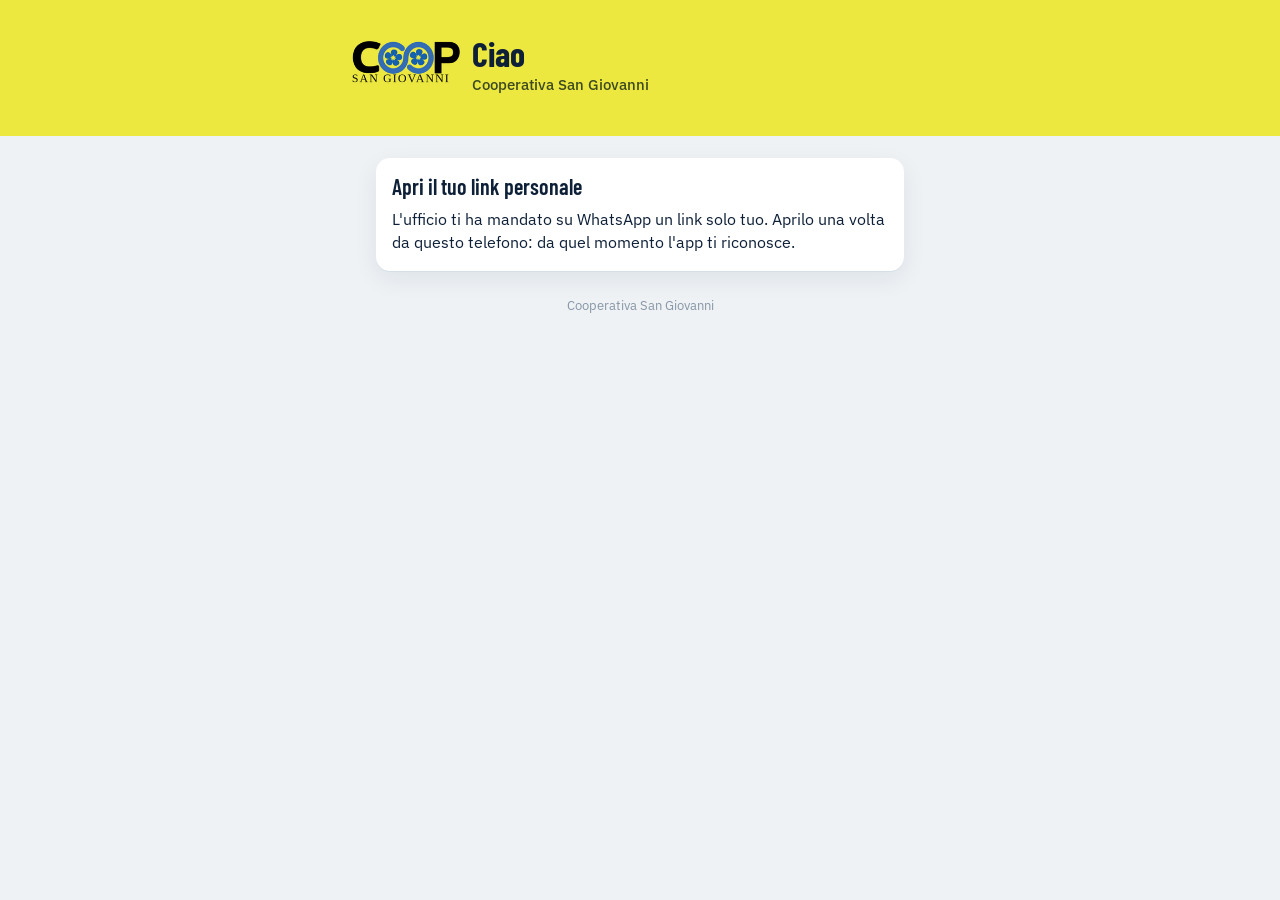
<file: index.html>
<!DOCTYPE html>
<html lang="it">
<head>
<meta charset="utf-8">
<meta name="viewport" content="width=device-width, initial-scale=1, viewport-fit=cover">
<meta name="theme-color" content="#ECE840">
<meta name="mobile-web-app-capable" content="yes">
<meta name="apple-mobile-web-app-capable" content="yes">
<meta name="apple-mobile-web-app-status-bar-style" content="default">
<meta name="apple-mobile-web-app-title" content="Coop SG">
<link rel="apple-touch-icon" href="apple-touch-icon.png">
<link rel="icon" href="icona-192.png">
<link rel="manifest" href="manifest.json">
<title>Cooperativa San Giovanni</title>

<!--
  COOPERATIVA SAN GIOVANNI — la home dell'app (versione 16)

  E' la pagina che si apre dal link personale e dall'icona sulla Home.
  Mostra il logo e le parti dell'app che quella persona puo' usare:
    Timbra        se il link contiene il codice timbrature (d=)
    Ore del mese  se contiene il codice ore (o=); per chi lavora a chiamata
                  diventa "Interventi"
    Deposito      se contiene il codice deposito (m=)
  I QR dei cantieri puntano qui (?l=CODICE): la pagina passa subito a Timbra.

  Qui non c'e' niente da configurare: gli indirizzi stanno in config.js.
-->

<link rel="preconnect" href="https://fonts.googleapis.com">
<link rel="preconnect" href="https://fonts.gstatic.com" crossorigin>
<link href="https://fonts.googleapis.com/css2?family=Barlow+Condensed:wght@500;600;700&family=IBM+Plex+Sans:wght@400;500;600&display=swap" rel="stylesheet">
<link rel="stylesheet" href="comune.css">
<style>
  body { background: var(--carta); }

  /* la fascia gialla: il logo sta sul suo stesso giallo, senza cornice */
  .fascia { background: var(--giallo); padding: calc(18px + env(safe-area-inset-top)) 16px 26px;
            margin-top: calc(-1 * env(safe-area-inset-top)); }
  .fascia .dentro { max-width: 560px; margin: 0 auto; display: flex; align-items: center; gap: 16px; }
  .fascia img { width: 112px; height: 112px; flex: none; margin: -10px -6px -10px -10px; }
  .saluto { font-family: "Barlow Condensed", sans-serif; font-weight: 700; font-size: 34px;
            line-height: 1; color: var(--inchiostro); }
  .saluto small { display: block; font-family: "IBM Plex Sans", sans-serif; font-weight: 500;
                  font-size: 15px; color: #3D4A20; margin-top: 6px; }

  .pagina { padding-top: 22px; padding-bottom: 40px; }

  /* le parti dell'app: pulsanti grandi, da toccare con un dito */
  .voce { display: flex; align-items: center; gap: 16px; width: 100%; text-align: left;
          background: var(--bianco); border: 0; border-radius: var(--raggio); box-shadow: var(--ombra);
          padding: 18px 16px; margin-bottom: 14px; color: var(--inchiostro); text-decoration: none; }
  .voce:active { transform: translateY(1px); }
  .simbolo { width: 54px; height: 54px; border-radius: 50%; background: var(--inchiostro); flex: none;
             display: flex; align-items: center; justify-content: center; }
  .simbolo svg { width: 28px; height: 28px; }
  .voce b { display: block; font-family: "Barlow Condensed", sans-serif; font-weight: 700;
            font-size: 28px; line-height: 1.05; }
  .voce .sotto { display: block; color: var(--grigio); font-size: 15px; margin-top: 3px; }
  .voce .freccia { margin-left: auto; width: 11px; height: 11px; border-right: 2.5px solid #9AA8B5;
                   border-bottom: 2.5px solid #9AA8B5; transform: rotate(-45deg); flex: none; }

  .installa { background: var(--bianco); border: 1.5px dashed var(--linea); border-radius: var(--raggio);
              padding: 14px 16px; font-size: 15px; margin-top: 6px; }
  .installa b { display: block; margin-bottom: 3px; }
  .installa button { margin-top: 10px; }
  .piede { color: #8796A5; font-size: 13px; text-align: center; margin-top: 26px; }
</style>
</head>
<body>

<header class="fascia">
  <div class="dentro">
    <img src="logo.png" alt="Cooperativa San Giovanni">
    <div class="saluto" id="saluto">Ciao<small>Cooperativa San Giovanni</small></div>
  </div>
</header>

<main class="pagina">
  <div id="messaggio"></div>
  <div id="voci"><p class="attesa">Un attimo…</p></div>
  <div id="installa"></div>
  <p class="piede">Cooperativa San Giovanni</p>
</main>

<script src="config.js"></script>
<script src="comune.js"></script>
<script>
/* disegni delle tre parti: semplici, in giallo coop sul cerchio scuro */
var SIMBOLI = {
  timbra: '<svg viewBox="0 0 28 28" fill="none" stroke="#ECE840" stroke-width="2.6" stroke-linecap="round">' +
          '<circle cx="14" cy="14" r="11"/><path d="M14 8v6.5l4 2.5"/></svg>',
  ore: '<svg viewBox="0 0 28 28" fill="none" stroke="#ECE840" stroke-width="2.6" stroke-linecap="round" stroke-linejoin="round">' +
       '<rect x="4" y="6" width="20" height="18" rx="3"/><path d="M4 11.5h20M9.5 3.5v5M18.5 3.5v5M9 17l3 3 6-6"/></svg>',
  interventi: '<svg viewBox="0 0 28 28" fill="none" stroke="#ECE840" stroke-width="2.6" stroke-linecap="round" stroke-linejoin="round">' +
              '<rect x="5" y="4" width="18" height="21" rx="3"/><path d="M10 10h8M10 15h8M10 20h5"/></svg>',
  deposito: '<svg viewBox="0 0 28 28" fill="none" stroke="#ECE840" stroke-width="2.6" stroke-linecap="round" stroke-linejoin="round">' +
            '<path d="M4 9.5L14 4l10 5.5v11L14 26 4 20.5z"/><path d="M4 9.5L14 15l10-5.5M14 15v11"/></svg>'
};

var promptInstalla = null;

(function avvio() {
  /* i QR dei cantieri: si va diritti alla timbratura */
  var l = new URLSearchParams(location.search).get('l');
  if (l) { location.replace(RADICE + 'timbra/?l=' + encodeURIComponent(l.trim())); return; }

  codiciDaIndirizzo();
  var c = codici();
  registraSW();

  if (!c.o && !c.d && !c.m) {
    document.getElementById('voci').innerHTML =
      '<div class="card"><h2>Apri il tuo link personale</h2>' +
      '<p style="margin:0">L\'ufficio ti ha mandato su WhatsApp un link solo tuo. Aprilo una volta da ' +
      'questo telefono: da quel momento l\'app ti riconosce.</p></div>';
    return;
  }

  /* i codici restano nell'indirizzo: su iPhone "Aggiungi a Home" salva questo */
  if (location.search.indexOf('o=') < 0 && location.search.indexOf('d=') < 0 && location.search.indexOf('m=') < 0) {
    history.replaceState(null, '', linkPersonale());
  }
  manifestPersonale();

  /* disegno subito con quello che il telefono ricorda, poi chiedo al foglio */
  var ricordo = null;
  try { ricordo = JSON.parse(localStorage.getItem('go.chi') || 'null'); } catch (e) {}
  disegna(ricordo, c);

  api('chi', c).then(function (chi) {
    try { localStorage.setItem('go.chi', JSON.stringify(chi)); } catch (e) {}
    disegna(chi, c);
    if (!chi.nome) avvisa('Il link non è più valido. Chiedi all\'ufficio quello nuovo.');
  }).catch(function (e) {
    if (!ricordo) disegna(null, c);
    if (!e.rete) avvisa(e.message);
  });
})();

/* chi = risposta del foglio (o quella ricordata); c = codici sul telefono */
function disegna(chi, c) {
  var nome = chi && chi.nome ? chi.nome.split(' ')[0] : '';
  document.getElementById('saluto').innerHTML =
    (nome ? 'Ciao ' + esc(nome) : 'Ciao') + '<small>Cosa devi fare?</small>';

  var voci = [];
  /* la timbratura controlla da sola il suo codice: basta averlo */
  if (c.d) voci.push(['timbra', 'timbra/', 'Timbra', 'Entrata e uscita dal cantiere']);
  if (c.o && (!chi || chi.ore || !chi.nome)) {
    if (chi && chi.ore === 'interventi') voci.push(['interventi', 'ore/interventi.html', 'Interventi', 'Segna un lavoro fatto']);
    else voci.push(['ore', 'ore/', 'Ore del mese', 'Controlla e invia le ore']);
  }
  if (c.m && (!chi || chi.deposito || !chi.nome)) voci.push(['deposito', 'deposito/', 'Deposito', 'Segna il materiale che prendi']);

  document.getElementById('voci').innerHTML = voci.map(function (v) {
    return '<a class="voce" href="' + RADICE + v[1] + '"><span class="simbolo" aria-hidden="true">' + SIMBOLI[v[0]] +
           '</span><div><b>' + v[2] + '</b><span class="sotto">' + v[3] + '</span></div><i class="freccia" aria-hidden="true"></i></a>';
  }).join('') || '<p class="attesa">Nessuna parte dell\'app è attiva per te. Chiedi all\'ufficio.</p>';

  disegnaInstalla();
}

function disegnaInstalla() {
  var box = document.getElementById('installa');
  if (inStandalone()) { box.innerHTML = ''; return; }
  if (eIphone()) {
    box.innerHTML = '<div class="installa"><b>Mettila sulla schermata Home</b>' +
      'Tocca il tasto Condividi in basso, poi "Aggiungi a Home". Diventa un\'icona come le altre app.</div>';
  } else if (promptInstalla) {
    box.innerHTML = '<div class="installa"><b>Mettila sulla schermata Home</b>' +
      'Diventa un\'icona come le altre app.<br><button class="secondo" onclick="installa()">Aggiungi alla schermata Home</button></div>';
  }
}

window.addEventListener('beforeinstallprompt', function (e) {
  e.preventDefault();
  promptInstalla = e;
  disegnaInstalla();
});

function installa() {
  if (!promptInstalla) return;
  promptInstalla.prompt();
  promptInstalla = null;
  document.getElementById('installa').innerHTML = '';
}
</script>
</body>
</html>
</file>
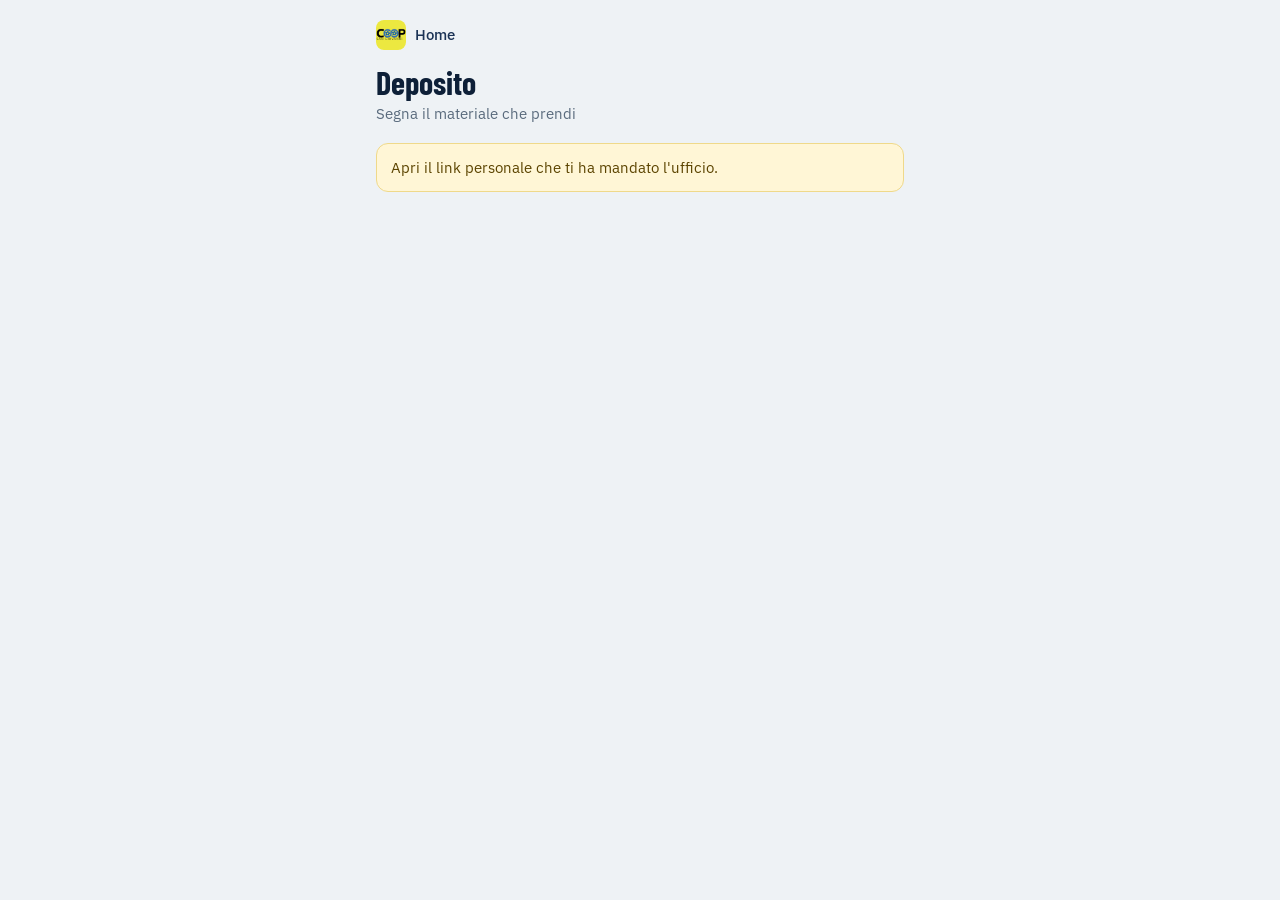
<file: deposito/index.html>
<!DOCTYPE html>
<html lang="it">
<head>
<meta charset="utf-8">
<meta name="viewport" content="width=device-width, initial-scale=1, viewport-fit=cover">
<meta name="theme-color" content="#ECE840">
<meta name="apple-mobile-web-app-capable" content="yes">
<meta name="apple-mobile-web-app-title" content="Coop SG">
<link rel="apple-touch-icon" href="../apple-touch-icon.png">
<link rel="icon" href="../icona-192.png">
<link rel="manifest" href="../manifest.json">
<title>Deposito</title>

<!--
  DEPOSITO — dentro l'app unica (versione 16)

  Al posto del Google Form: il dipendente segna cosa ha preso dal deposito
  e, se vuole, per quale lavoro. Il nome non si scrive: lo sa gia' dal codice.

  Tre passaggi:
  1. carica()   chiede al foglio i prodotti, i suoi lavori, i suoi ultimi prelievi
  2. disegna()  costruisce la schermata
  3. segna()    manda il prelievo al foglio (Deposito movimenti)
-->

<link rel="preconnect" href="https://fonts.googleapis.com">
<link rel="preconnect" href="https://fonts.gstatic.com" crossorigin>
<link href="https://fonts.googleapis.com/css2?family=Barlow+Condensed:wght@500;600;700&family=IBM+Plex+Sans:wght@400;500;600&display=swap" rel="stylesheet">
<link rel="stylesheet" href="../comune.css">
<style>
  .prodotto { display: grid; grid-template-columns: 1fr auto; align-items: center; gap: 10px;
              padding: 10px 0; border-bottom: 1px solid var(--linea-chiara); }
  .prodotto:last-child { border-bottom: 0; }
  .prodotto .nomep { font-size: 16px; font-weight: 500; line-height: 1.25; }
  .prodotto .unita { font-size: 13px; color: var(--grigio); }
  .prodotto.preso .nomep { color: var(--inchiostro); }
  .prodotto.preso { background: linear-gradient(90deg, #FDFBD8, transparent 70%); }

  /* - quantita' + : pulsanti grandi, si usano anche con i guanti */
  .passi { display: grid; grid-template-columns: 48px 58px 48px; align-items: center; }
  .passi button { width: 48px; height: 48px; border: 1.5px solid var(--linea); background: var(--bianco);
                  font-size: 26px; line-height: 1; color: var(--inchiostro); border-radius: 12px; padding: 0; }
  .passi button.piu { background: var(--inchiostro); color: #fff; border-color: var(--inchiostro); }
  .passi input { height: 48px; text-align: center; border: 0; background: none; font-size: 22px;
                 font-family: "Barlow Condensed", sans-serif; font-weight: 700; padding: 0;
                 font-variant-numeric: tabular-nums; }
  .passi input:focus { outline: 3px solid var(--blu); border-radius: 10px; }

  .riassunto { font-size: 15px; color: var(--grigio); line-height: 1.25; }
  .riassunto b { display: block; color: var(--inchiostro); font-family: "Barlow Condensed", sans-serif;
                 font-size: 24px; font-weight: 700; }
  .fondo .primo { width: auto; padding: 0 26px; font-size: 23px; }

  .prelievo { padding: 12px 0; border-top: 1px solid var(--linea-chiara); }
  .prelievo:first-of-type { border-top: 0; }
  .prelievo .quando { display: flex; justify-content: space-between; gap: 10px; font-weight: 500; }
  .prelievo .cosa { font-size: 15px; color: var(--inchiostro-2); margin-top: 3px; }
  .prelievo .per { font-size: 14px; color: var(--grigio); margin-top: 2px; }
  .togli { background: none; border: 0; color: var(--rosso); font-size: 14px; padding: 0; }
</style>
</head>
<body>

<main class="pagina">
  <div class="testata">
    <a class="casa" href="../"><img src="../icona-192.png" alt="">Home</a>
    <h1 id="nome">Deposito</h1>
    <p>Segna il materiale che prendi</p>
  </div>
  <div id="messaggio"></div>
  <div id="corpo"><p class="attesa">Carico i prodotti…</p></div>
</main>

<div class="fondo nascosto" id="barra">
  <div class="dentro">
    <div class="riassunto" id="riassunto"><b>Niente</b>tocca + per segnare</div>
    <button class="primo" id="segna" onclick="segna()">Segna</button>
  </div>
</div>

<script src="../config.js"></script>
<script src="../comune.js"></script>
<script>
codiciDaIndirizzo();
var CODICE = leggiCodice('m');   /* codice deposito, ricordato dal telefono */
var D = null;
var uid = codiceUnico();         /* lo stesso prelievo non si segna due volte */

function carica() {
  if (!CODICE) {
    document.getElementById('corpo').innerHTML =
      '<div class="avviso">Apri il link personale che ti ha mandato l\'ufficio.</div>';
    return;
  }
  api('deposito.carica', { m: CODICE }).then(disegna).catch(function (e) {
    document.getElementById('corpo').innerHTML = '<div class="avviso errore">' + esc(e.message) + '</div>' +
      '<button class="secondo" onclick="carica()">Riprova</button>';
  });
}

function disegna(d) {
  D = d;
  document.getElementById('nome').textContent = d.nome;
  if (d.messaggio) avvisa(d.messaggio, true);

  /* il modulo si disegna una volta sola: non si perde quello che si sta segnando */
  if (!document.getElementById('prodotti')) {
    var h = '<div class="card"><h2>Cosa hai preso</h2><div id="prodotti">';
    d.prodotti.forEach(function (p, i) {
      h += '<div class="prodotto" id="r' + i + '"><div><div class="nomep">' + esc(p.nome) + '</div>' +
           '<div class="unita">in ' + esc(plur(p.unita)) + '</div></div>' +
           '<div class="passi"><button type="button" onclick="passo(' + i + ',-1)" aria-label="Uno in meno di ' + esc(p.nome) + '">−</button>' +
           '<input type="number" inputmode="numeric" min="0" step="1" id="q' + i + '" value="0" ' +
           'oninput="riassumi()" aria-label="Quanti ' + esc(p.nome) + '">' +
           '<button type="button" class="piu" onclick="passo(' + i + ',1)" aria-label="Uno in più di ' + esc(p.nome) + '">+</button></div></div>';
    });
    h += '</div></div>';

    h += '<div class="card"><label class="campo" for="lavoro">Per quale lavoro <span class="facolt">(se lo sai)</span></label>' +
         '<select id="lavoro"><option value="">Più lavori, o in generale</option>' +
         d.lavori.map(function (l) { return '<option>' + esc(l) + '</option>'; }).join('') + '</select>' +
         '<label class="campo" for="note">Note <span class="facolt">(facoltative)</span></label>' +
         '<input type="text" id="note" placeholder="Es. per i condomini nuovi, con Antonella">' +
         '<label class="campo" for="data">Quando</label>' +
         '<input type="date" id="data" value="' + d.oggi + '" max="' + d.oggi + '"></div>';

    h += '<div class="card"><h2>I tuoi ultimi prelievi</h2><div id="ultimi"></div></div>';
    document.getElementById('corpo').innerHTML = h;
    document.getElementById('barra').classList.remove('nascosto');
  }
  disegnaUltimi();
  riassumi();
}

function disegnaUltimi() {
  var box = document.getElementById('ultimi');
  if (!D.ultimi.length) { box.innerHTML = '<p class="spiega" style="margin:0">Ancora niente.</p>'; return; }
  box.innerHTML = D.ultimi.map(function (g) {
    return '<div class="prelievo"><div class="quando"><span>' + esc(g.data) + '</span>' +
      (g.annullabile ? '<button class="togli" onclick="togli(\'' + esc(g.id) + '\')">Togli</button>' : '') + '</div>' +
      '<div class="cosa">' + g.righe.map(function (r) { return num(r.q) + ' ' + esc(r.prodotto); }).join(', ') + '</div>' +
      (g.lavoro || g.note ? '<div class="per">' + esc([g.lavoro, g.note].filter(String).join(' — ')) + '</div>' : '') +
      '</div>';
  }).join('');
}

function quanti(i) {
  var v = parseFloat(String(document.getElementById('q' + i).value).replace(',', '.'));
  return v > 0 ? v : 0;
}

function passo(i, d) {
  var el = document.getElementById('q' + i);
  el.value = Math.max(0, quanti(i) + d);
  riassumi();
}

function riassumi() {
  if (!D) return;
  var n = 0, pezzi = 0;
  D.prodotti.forEach(function (p, i) {
    var q = quanti(i);
    document.getElementById('r' + i).classList.toggle('preso', q > 0);
    if (q > 0) { n++; pezzi += q; }
  });
  document.getElementById('riassunto').innerHTML = n
    ? '<b>' + plurale(n, 'prodotto', 'prodotti') + '</b>' + num(pezzi) + ' in tutto'
    : '<b>Niente</b>tocca + per segnare';
  document.getElementById('segna').disabled = !n;
}

function segna() {
  var righe = [];
  D.prodotti.forEach(function (p, i) { var q = quanti(i); if (q) righe.push({ prodotto: p.nome, q: q }); });
  if (!righe.length) return avvisa('Segna almeno un prodotto con il +.');
  if (!confirm('Segno che hai preso:\n\n' + righe.map(function (r) { return num(r.q) + ' ' + r.prodotto; }).join('\n') + '\n\nConfermi?')) return;

  var b = document.getElementById('segna');
  b.disabled = true; b.textContent = 'Segno…';
  api('deposito.preleva', {
    m: CODICE, uid: uid, righe: righe,
    lavoro: document.getElementById('lavoro').value,
    note: document.getElementById('note').value,
    data: document.getElementById('data').value
  }).then(function (r) {
    b.textContent = 'Segna';
    uid = codiceUnico();
    D.prodotti.forEach(function (p, i) { document.getElementById('q' + i).value = 0; });
    document.getElementById('note').value = '';
    disegna(r);
  }).catch(function (e) {
    b.disabled = false; b.textContent = 'Segna';
    avvisa(e.rete ? e.message + ' Riprova: se era già arrivato, non viene segnato due volte.' : e.message);
  });
}

function togli(id) {
  if (!confirm('Tolgo questo prelievo? Fallo solo se l\'hai segnato per sbaglio.')) return;
  api('deposito.annulla', { m: CODICE, id: id }).then(disegna).catch(function (e) { avvisa(e.message); });
}

manifestPersonale();
registraSW();
carica();
</script>
</body>
</html>
</file>
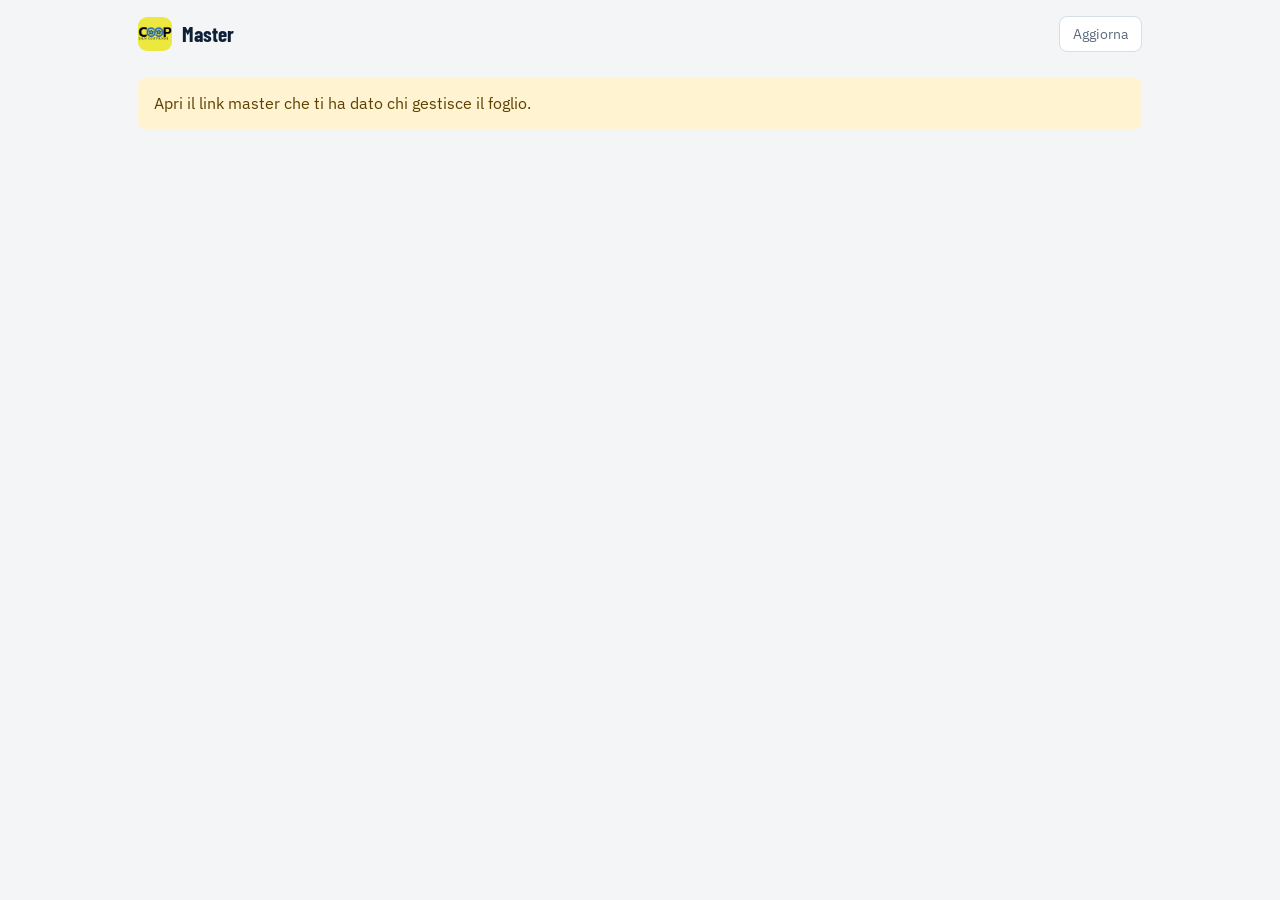
<file: master/index.html>
<!DOCTYPE html>
<html lang="it">
<head>
<meta charset="utf-8">
<meta name="viewport" content="width=device-width, initial-scale=1, viewport-fit=cover">
<meta name="theme-color" content="#0E2038">
<meta name="apple-mobile-web-app-capable" content="yes">
<meta name="apple-mobile-web-app-title" content="Master">
<meta name="robots" content="noindex">
<link rel="apple-touch-icon" href="../apple-touch-icon.png">
<link rel="icon" href="../icona-192.png">
<title>Master — Coop San Giovanni</title>

<!--
  LINK MASTER — per chi gestisce e per il titolare (versione 16)

  Si apre con il link master (menu di Gestione ore: "Crea il link master").
  Vede e corregge tutto, mese per mese:
    Dipendenti   ore, fissi, spese, bonifici: si correggono qui come nella Scheda
    Lavori       chi ci ha lavorato e quanto costa, con la spunta "fatturato"
    Timbrature   tutti i turni, con le uscite dimenticate da sistemare
    Deposito     quanto resta, quando ordinare, chi ha preso cosa
    Link         i link personali da mandare su WhatsApp

  Nei Dipendenti si correggono quante caselle si vuole: restano in giallo e
  si salvano tutte insieme con "Salva tutto" (una domanda al foglio per
  persona, senza ricaricare la pagina). Le righe corrette diventano
  "Corretto" e l'app del dipendente non le sovrascrive piu'.
  Le altre schede (fatturato, timbrature, deposito) salvano subito, come la
  spunta "pagato" accanto a ogni dipendente (foglio Pagamenti).
  Nei Lavori c'e' il conto del mese: canone (da un mese in poi) ed extra di
  ogni lavoro, altri costi, guadagno. Si salva subito nel foglio Conti.
  Ogni lavoro mostra il margine (quanto resta dell'incasso, in %) e si
  possono ordinare per margine, dal piu' alto al piu' basso.
  La spunta "fatturato" c'e' anche nella scheda di ogni dipendente (e' la
  stessa del lavoro). Prima di metterla, se sullo stesso lavoro ci sono altri
  dipendenti, spese, extra o mesi prima non fatturati, un avviso li elenca;
  da li' si segnano insieme anche i mesi prima (fattura di due mesi).
  "Bonifici dal PDF dei cedolini" legge il PDF del consulente sul dispositivo
  (pdf.js, scaricato solo quando serve) e scrive il netto di ognuno come
  bonifico del mese: al foglio vanno solo nomi e importi, mai il file.
-->

<link rel="preconnect" href="https://fonts.googleapis.com">
<link rel="preconnect" href="https://fonts.gstatic.com" crossorigin>
<link href="https://fonts.googleapis.com/css2?family=Barlow+Condensed:wght@500;600;700&family=IBM+Plex+Sans:wght@400;500;600&display=swap" rel="stylesheet">

<style>
  :root {
    --inchiostro: #0E2038;
    --inchiostro-2: #1B3355;
    --grigio: #5A6B7D;
    --linea: #D6DEE6;
    --linea-chiara: #E8EDF1;
    --carta: #F3F5F7;
    --bianco: #FFFFFF;
    --giallo: #ECE840;
    --blu: #2F6AB0;
    --fatto: #0F7A57;
    --fatto-chiaro: #E3F2EB;
    --dafare: #9A6A00;
    --dafare-chiaro: #FFF3D1;
    --rosso: #B4232A;
    --rosso-chiaro: #FBE9EA;
    --barra: #C5D2E3;
  }

  * { box-sizing: border-box; }
  body { margin: 0; background: var(--carta); color: var(--inchiostro);
         font-family: "IBM Plex Sans", system-ui, -apple-system, "Segoe UI", sans-serif;
         font-size: 16px; line-height: 1.45; padding-bottom: env(safe-area-inset-bottom); }
  .pagina { max-width: 1040px; margin: 0 auto; padding: 16px 18px 70px; }
  button, input, select, textarea { font: inherit; color: inherit; }
  button { cursor: pointer; }
  :focus-visible { outline: 3px solid var(--blu); outline-offset: 2px; }
  .num { font-variant-numeric: tabular-nums; white-space: nowrap; }
  .nascosto { display: none !important; }
  .solo-tel { display: none; }

  /* ---------- testata ---------- */
  .testata { display: flex; justify-content: space-between; align-items: center; gap: 12px;
             color: var(--grigio); font-size: 14px; }
  .marchio { display: flex; align-items: center; gap: 10px; }
  .marchio img { width: 34px; height: 34px; border-radius: 9px; }
  .marchio strong { color: var(--inchiostro); font-family: "Barlow Condensed", sans-serif;
                    font-size: 21px; font-weight: 700; }
  .aggiorna { background: var(--bianco); border: 1px solid var(--linea); border-radius: 8px;
              padding: 7px 13px; font-size: 14px; }

  /* ---------- la frase del mese ---------- */
  .frase { font-size: clamp(21px, 3.4vw, 32px); line-height: 1.32; font-weight: 400;
           margin: 22px 0 26px; max-width: 31em; }
  .frase b { font-weight: 600; }
  .frase .dafare { color: var(--dafare); }
  .frase .fatto { color: var(--fatto); }
  .mese { appearance: none; -webkit-appearance: none; border: 0; background: none; font-size: inherit;
          font-weight: 600; padding: 0; cursor: pointer; border-bottom: 3px solid var(--inchiostro);
          border-radius: 0; line-height: 1.15; }

  /* ---------- schede ---------- */
  .comandi { display: flex; flex-wrap: wrap; align-items: center; gap: 8px 18px;
             border-bottom: 1px solid var(--linea); margin-bottom: 4px; }
  .schede { display: flex; gap: 20px; overflow-x: auto; max-width: 100%; scrollbar-width: none; }
  .schede::-webkit-scrollbar { display: none; }
  .scheda { background: none; border: 0; padding: 10px 0 12px; font-size: 17px; color: var(--grigio);
            border-bottom: 3px solid transparent; margin-bottom: -1px; white-space: nowrap; }
  .scheda[aria-selected="true"] { color: var(--inchiostro); font-weight: 600; border-bottom-color: var(--inchiostro); }
  .filtri { margin-left: auto; display: flex; align-items: center; gap: 14px; padding-bottom: 6px; }
  .cerca { border: 1px solid var(--linea); border-radius: 8px; background: var(--bianco);
           padding: 7px 10px; width: 210px; }
  .solo { font-size: 14px; color: var(--grigio); display: flex; align-items: center; gap: 6px;
          cursor: pointer; white-space: nowrap; }

  /* ---------- righe degli elenchi ---------- */
  .riga { border-bottom: 1px solid var(--linea); }
  .testa-riga { display: grid; align-items: center; gap: 4px 16px; width: 100%; padding: 14px 4px;
                background: none; border: 0; text-align: left; }
  .testa-riga:hover { background: rgba(14, 32, 56, .03); }
  .nome { font-size: 17px; font-weight: 600; }
  .breve { font-size: 14px; color: var(--grigio); }
  .importo { font-size: 17px; text-align: right; }
  .freccia { width: 10px; height: 10px; border-right: 2px solid var(--grigio); border-bottom: 2px solid var(--grigio);
             transform: rotate(45deg); transition: transform .15s; justify-self: end; margin-top: -4px; }
  .riga.aperta > .testa-riga .freccia, .riga.aperta > .lavoro-testa .freccia { transform: rotate(-135deg); margin-top: 4px; }

  .persona { display: grid; grid-template-columns: 54px minmax(0, 1fr); }
  .persona > .testa-riga { grid-template-columns: minmax(0, 1fr) 150px 140px 14px; padding-left: 0; }
  .persona > .aperto-qui { grid-column: 1 / -1; padding-left: 54px; }
  .lavoro { display: grid; grid-template-columns: 54px minmax(0, 1fr); }
  .lavoro > .testa-riga { grid-template-columns: minmax(0, 1fr) 140px 120px 14px; padding-left: 0; }
  .lavoro > .aperto-qui { grid-column: 1 / -1; padding-left: 54px; }
  .turnista > .testa-riga { grid-template-columns: minmax(0, 1fr) 140px 14px; }

  .barra-sfondo { height: 8px; background: #E9EDF1; border-radius: 4px; overflow: hidden; }
  .barra-piena { display: block; height: 100%; background: var(--barra); border-radius: 4px; }

  .stato { font-size: 13px; padding: 3px 10px; border-radius: 12px; justify-self: start; white-space: nowrap; }
  .stato.verde { background: var(--fatto-chiaro); color: var(--fatto); }
  .stato.ambra { background: var(--dafare-chiaro); color: #7A5400; }
  .stato.grigio { background: #ECF0F3; color: var(--grigio); }
  .stato.rosso { background: var(--rosso-chiaro); color: var(--rosso); }
  .segnale { color: var(--dafare); font-weight: 600; }
  .verde-t { color: var(--fatto); }

  /* ---------- la spunta "fatturato" ---------- */
  .spunta { display: flex; align-items: center; justify-content: center; position: relative; }
  .spunta input { position: absolute; opacity: 0; width: 1px; height: 1px; left: 0; top: 0; pointer-events: none; }
  .spunta label { width: 34px; height: 34px; border-radius: 8px; cursor: pointer; border: 2px solid #AEB8C2;
                  background: var(--bianco); display: flex; align-items: center; justify-content: center; }
  .spunta label svg { width: 20px; height: 20px; opacity: 0; }
  .spunta input:checked + label { background: var(--fatto); border-color: var(--fatto); }
  .spunta input:checked + label svg { opacity: 1; }
  .spunta input:focus-visible + label { outline: 3px solid var(--blu); outline-offset: 2px; }

  /* ---------- dettaglio che si apre ---------- */
  .aperto-qui { display: none; padding: 4px 4px 24px; }
  .riga.aperta > .aperto-qui { display: block; }
  .blocco + .blocco { margin-top: 20px; }
  .blocco h3 { font-size: 14px; font-weight: 600; color: var(--grigio); margin: 0 0 6px; }
  table { border-collapse: collapse; width: 100%; font-size: 15px; }
  td, th { padding: 7px 8px 7px 0; text-align: left; vertical-align: middle; border-bottom: 1px solid var(--linea-chiara); }
  th { font-weight: 400; color: var(--grigio); font-size: 13px; }
  td.n, th.n { text-align: right; font-variant-numeric: tabular-nums; white-space: nowrap; }
  .nota { color: var(--grigio); font-size: 13px; }
  tr.totale td { font-weight: 600; border-bottom: 0; }
  .conti { display: grid; grid-template-columns: repeat(auto-fit, minmax(120px, 1fr)); gap: 10px 22px; margin-bottom: 6px; }
  .conti div { font-size: 13px; color: var(--grigio); }
  .conti b { display: block; font-size: 18px; color: var(--inchiostro); font-weight: 600; }
  .conti .netto b { color: var(--fatto); }

  /* caselle da correggere */
  .cas { width: 84px; height: 36px; border: 1.5px solid var(--linea); border-radius: 8px; padding: 0 8px;
         text-align: right; background: var(--bianco); font-variant-numeric: tabular-nums; }
  .cas.largo { width: 100%; text-align: left; }
  .cas.ora { width: 82px; text-align: center; }
  .cas:focus { outline: 3px solid var(--blu); outline-offset: -1px; border-color: var(--blu); }
  tr.cambiata td { background: #FFFBE6; }
  .bott { border: 1px solid var(--linea); background: var(--bianco); border-radius: 8px; padding: 6px 12px; font-size: 14px; }
  .bott.primo { background: var(--inchiostro); color: #fff; border-color: var(--inchiostro); }
  .bott.rosso { color: var(--rosso); }
  .bott:disabled { opacity: .5; }
  .modulo { display: grid; grid-template-columns: repeat(auto-fit, minmax(150px, 1fr)); gap: 10px 14px;
            align-items: end; background: #F7F9FA; border: 1px solid var(--linea-chiara); border-radius: 10px;
            padding: 12px; margin-top: 10px; }
  .modulo label { font-size: 13px; color: var(--grigio); display: block; }
  .modulo .cas { width: 100%; text-align: left; margin-top: 3px; }
  .timb { font-size: 13px; color: var(--inchiostro-2); white-space: nowrap; }
  .timb.diversa { color: var(--dafare); font-weight: 600; }

  .vuoto, .attesa { color: var(--grigio); padding: 26px 4px; }
  .errore { background: var(--dafare-chiaro); color: #5C4000; border-radius: 8px; padding: 14px 16px; margin: 16px 0; }
  #messaggio { position: fixed; left: 50%; bottom: 18px; transform: translateX(-50%); z-index: 20; width: min(92vw, 520px); }
  #messaggio div { background: var(--inchiostro); color: #fff; border-radius: 10px; padding: 12px 16px;
                   box-shadow: 0 10px 30px rgba(14, 32, 56, .25); font-size: 15px; }
  #messaggio div.male { background: var(--rosso); }

  /* modifiche non ancora salvate */
  .cas.cambiata { background: #FFFBE6; border-color: #E2C766; }
  .ripristina { background: none; border: 0; padding: 4px 0; color: var(--blu); font-size: 13px;
                text-decoration: underline; text-underline-offset: 2px; }
  .dasalvare { color: var(--dafare); font-weight: 600; }
  .spiega-mod { color: var(--grigio); font-size: 14px; margin: 0 0 14px; }
  .barra { position: fixed; left: 0; right: 0; bottom: 0; z-index: 15; background: var(--inchiostro); color: #fff;
           padding: 12px 18px calc(12px + env(safe-area-inset-bottom)); box-shadow: 0 -8px 24px rgba(14, 32, 56, .18); }
  .barra-dentro { max-width: 1040px; margin: 0 auto; display: flex; align-items: center; flex-wrap: wrap; gap: 10px 12px; }
  .barra-testo { flex: 1 1 220px; font-size: 15px; }
  .barra .bott { background: transparent; color: #fff; border-color: rgba(255, 255, 255, .4); padding: 9px 16px; font-size: 15px; }
  .barra .bott.salva { background: var(--giallo); color: var(--inchiostro); border-color: var(--giallo); font-weight: 600; }
  body.con-barra .pagina { padding-bottom: 120px; }
  body.con-barra #messaggio { bottom: 90px; }

  /* il conto del mese (scheda Lavori) */
  .rosso-t { color: var(--rosso); }
  .barra-piena.oltre { background: var(--rosso); }
  .conto-t { max-width: 520px; margin: 10px 0 6px; }
  .conto-t td { padding: 6px 0; }
  .conto-t tr.sotto td { padding-top: 0; color: var(--grigio); font-size: 14px; border-top: 0; }
  .conto-t tr.totale td { font-weight: 700; font-size: 17px; }
  .conto .modulo { margin-top: 12px; }

  /* la spunta "fatturato" nella scheda del dipendente */
  .fatt-riga { display: grid; grid-template-columns: 44px minmax(0, 1fr); align-items: center; gap: 0 6px;
               padding: 6px 0; border-bottom: 1px solid var(--linea-chiara); }
  .fatt-riga .spunta { justify-content: flex-start; }
  .fatt-riga .spunta label { width: 30px; height: 30px; }
  .fatt-riga .spunta label svg { width: 18px; height: 18px; }
  .fatt-nome { font-weight: 600; }

  /* l'avviso prima di segnare fatturato */
  dialog.avviso { border: 0; border-radius: 14px; padding: 0; width: min(560px, calc(100vw - 24px));
                  max-height: calc(100vh - 32px); color: var(--inchiostro); background: var(--bianco);
                  box-shadow: 0 24px 60px rgba(14, 32, 56, .3); }
  dialog.avviso::backdrop { background: rgba(14, 32, 56, .45); }
  .avviso form { display: flex; flex-direction: column; max-height: calc(100vh - 32px); }
  .avviso-dentro { padding: 20px 22px 6px; overflow-y: auto; }
  .avviso h2 { font-family: "Barlow Condensed", sans-serif; font-size: 27px; font-weight: 700; margin: 0; line-height: 1.15; }
  .avviso .sottotitolo { color: var(--grigio); margin: 4px 0 4px; font-size: 15px; }
  .avviso h3 { font-size: 14px; color: var(--grigio); font-weight: 600; margin: 18px 0 4px; }
  .avviso ul { list-style: none; padding: 0; margin: 0; }
  .avviso li { padding: 8px 0; border-bottom: 1px solid var(--linea-chiara); display: flex;
               justify-content: space-between; align-items: baseline; gap: 14px; }
  .avviso .in-fattura { background: var(--fatto-chiaro); border-radius: 10px; padding: 10px 14px; margin-top: 14px; font-size: 15px; }
  .avviso .mese-prima { display: flex; gap: 12px; align-items: flex-start; cursor: pointer; width: 100%; }
  .avviso .mese-prima input { width: 22px; height: 22px; margin: 1px 0 0; accent-color: var(--fatto); flex: none; }
  .avviso-azioni { display: flex; justify-content: flex-end; gap: 10px; padding: 14px 22px 18px;
                   border-top: 1px solid var(--linea-chiara); }
  .avviso-azioni .bott { padding: 10px 18px; font-size: 15px; }

  /* lavori in ordine di margine */
  .ordina { display: flex; align-items: center; flex-wrap: wrap; gap: 6px; padding: 14px 0 6px; }
  .ordina .nota { margin-right: 4px; font-size: 14px; }
  .pill { border: 1px solid var(--linea); background: var(--bianco); border-radius: 16px; padding: 4px 13px; font-size: 14px; }
  .pill[aria-pressed="true"] { background: var(--inchiostro); color: #fff; border-color: var(--inchiostro); }
  .ordina + .spiega-mod { margin: 4px 0 6px; }
  .perc { display: block; font-size: 13px; color: var(--grigio); font-weight: 400; }

  /* bonifici dai cedolini */
  .ced-avvio { display: flex; align-items: center; flex-wrap: wrap; gap: 6px 12px; padding: 12px 0; border-bottom: 1px solid var(--linea); }
  .ced-avvio .bott { cursor: pointer; }
  .ced { background: var(--bianco); border: 1px solid var(--linea); border-radius: 12px; padding: 14px 16px; margin: 12px 0 8px; }
  .ced-testa { display: flex; justify-content: space-between; align-items: center; gap: 10px; }
  .ced-testa h3 { margin: 0; font-size: 16px; color: var(--inchiostro); }
  .ced select.cas { min-width: 170px; }
  .ced-azioni { display: flex; align-items: center; flex-wrap: wrap; gap: 8px 14px; margin-top: 12px; }
  .ced-azioni .primo { padding: 9px 16px; font-size: 15px; }

  .sezione { margin: 26px 0 8px; display: flex; align-items: baseline; justify-content: space-between; gap: 12px; flex-wrap: wrap; }
  .sezione h2 { font-family: "Barlow Condensed", sans-serif; font-size: 24px; font-weight: 700; margin: 0; }
  .sezione .spiega { color: var(--grigio); font-size: 14px; }

  .link-riga { display: grid; grid-template-columns: minmax(0, 220px) minmax(0, 1fr) auto; gap: 8px 14px;
               align-items: center; padding: 12px 0; border-bottom: 1px solid var(--linea); }
  .link-riga input { width: 100%; height: 36px; border: 1px solid var(--linea); border-radius: 8px;
                     padding: 0 8px; font-size: 13px; color: var(--grigio); background: #F7F9FA; }
  .link-riga .azioni { display: flex; gap: 6px; }

  @media (max-width: 720px) {
    .pagina { padding: 12px 14px 70px; }
    .filtri { margin-left: 0; width: 100%; justify-content: space-between; padding-bottom: 10px; }
    .cerca { width: 100%; max-width: 230px; }
    .lavoro, .persona { grid-template-columns: 46px minmax(0, 1fr); }
    .lavoro > .aperto-qui, .persona > .aperto-qui { padding-left: 0; }
    .lavoro > .testa-riga, .persona > .testa-riga { grid-template-columns: minmax(0, 1fr) auto 14px; }
    .testa-riga .barra-sfondo { grid-column: 1 / 2; grid-row: 3; margin-top: 4px; }
    .persona > .testa-riga .stato { grid-column: 1 / 2; grid-row: 2; }
    .colonna-media { display: none; }
    .solo-tel { display: inline-block !important; margin-top: 4px; }
    .tabella-scorre { overflow-x: auto; }
    .link-riga { grid-template-columns: 1fr auto; }
    .link-riga input { grid-column: 1 / -1; grid-row: 2; }
    .barra { padding: 10px 14px calc(10px + env(safe-area-inset-bottom)); }
    .barra-testo { flex-basis: 100%; }
    .barra .bott.salva { flex: 1; }
    body.con-barra .pagina { padding-bottom: 150px; }
    body.con-barra #messaggio { bottom: 124px; }
  }
  @media (prefers-reduced-motion: reduce) { * { transition: none !important; } }
</style>
</head>
<body>
<main class="pagina">
  <div class="testata">
    <div class="marchio"><img src="../icona-192.png" alt=""><strong>Master</strong> <span id="aggiornato"></span></div>
    <button class="aggiorna" onclick="aggiornaTutto()">Aggiorna</button>
  </div>

  <h1 class="frase" id="frase"><span class="attesa">Carico i numeri del mese…</span></h1>

  <div class="comandi nascosto" id="comandi">
    <div class="schede" role="tablist">
      <button class="scheda" role="tab" id="tab-persone" aria-selected="true" onclick="scegliScheda('persone')">Dipendenti</button>
      <button class="scheda" role="tab" id="tab-lavori" aria-selected="false" onclick="scegliScheda('lavori')">Lavori</button>
      <button class="scheda" role="tab" id="tab-timbrature" aria-selected="false" onclick="scegliScheda('timbrature')">Timbrature</button>
      <button class="scheda" role="tab" id="tab-deposito" aria-selected="false" onclick="scegliScheda('deposito')">Deposito</button>
      <button class="scheda" role="tab" id="tab-link" aria-selected="false" onclick="scegliScheda('link')">Link</button>
    </div>
    <div class="filtri">
      <label class="solo nascosto" id="filtro-solo"><input type="checkbox" id="solo" onchange="disegnaElenco()"> <span id="filtro-testo">Solo da fatturare</span></label>
      <input class="cerca" id="cerca" type="search" placeholder="Cerca un nome" oninput="disegnaElenco()" aria-label="Cerca">
    </div>
  </div>

  <div id="elenco"></div>
</main>
<div class="barra nascosto" id="barra" role="region" aria-label="Modifiche da salvare">
  <div class="barra-dentro">
    <span class="barra-testo" id="barra-testo" aria-live="polite"></span>
    <button class="bott" id="barra-annulla" onclick="annullaModifiche()">Annulla</button>
    <button class="bott salva" id="barra-salva" onclick="salvaTutto()">Salva tutto</button>
  </div>
</div>
<div id="messaggio" aria-live="polite"></div>
<dialog class="avviso" id="avviso" aria-labelledby="avviso-titolo" onclose="chiusoAvviso()">
  <form method="dialog">
    <div class="avviso-dentro" id="avviso-dentro"></div>
    <div class="avviso-azioni">
      <button class="bott" value="no">Annulla</button>
      <button class="bott primo" id="avviso-si" value="si">Segna fatturato</button>
    </div>
  </form>
</dialog>

<script src="../config.js"></script>
<script src="../comune.js"></script>
<script>
/* ================================================================
   VARIABILI GENERALI
   ================================================================ */

codiciDaIndirizzo();
var CHIAVE = leggiCodice('k');    /* codice del link master, ricordato dal telefono */
var D = null;                     /* il mese: dipendenti e lavori */
var T = null;                     /* le timbrature del mese */
var DEP = null;                   /* il deposito */
var LNK = null;                   /* i link personali */
var DETT = {};                    /* il dettaglio delle persone aperte */
var MOD = {};                     /* modifiche non ancora salvate, persona per persona */
var STATO = { mese: null, scheda: 'persone', aperti: {}, mesiDep: 3, moduli: {}, rileggi: false, ced: null, canoni: null, ordine: 'nome' };

var SVG_SPUNTA = '<svg viewBox="0 0 20 20" aria-hidden="true"><path d="M4 10.5l4 4 8-9" fill="none" stroke="#fff" ' +
                 'stroke-width="2.6" stroke-linecap="round" stroke-linejoin="round"/></svg>';

function ore(n) { return num(n) + (Number(n) === 1 ? ' ora' : ' ore'); }
function q(s) { return String(s).replace(/'/g, "\\'"); }

function corrisponde(testo) {
  var x = document.getElementById('cerca').value.trim().toLowerCase();
  return !x || String(testo).toLowerCase().indexOf(x) >= 0;
}

/* messaggio in basso che sparisce da solo */
function dici(testo, male) {
  var box = document.getElementById('messaggio');
  box.innerHTML = '<div' + (male ? ' class="male"' : '') + '>' + esc(testo) + '</div>';
  clearTimeout(dici.t);
  dici.t = setTimeout(function () { box.innerHTML = ''; }, male ? 8000 : 3500);
}

/* L'icona sulla Home apre il master, gia' riconosciuto. */
function manifestMaster() {
  try {
    var m = { name: 'Master Coop SG', short_name: 'Master', start_url: RADICE + 'master/?k=' + encodeURIComponent(CHIAVE),
              scope: RADICE, display: 'standalone', background_color: '#F3F5F7', theme_color: '#0E2038',
              icons: [{ src: new URL('icona-192.png', RADICE).href, sizes: '192x192', type: 'image/png' },
                      { src: new URL('icona-512.png', RADICE).href, sizes: '512x512', type: 'image/png' }] };
    var l = document.createElement('link');
    l.rel = 'manifest';
    l.href = URL.createObjectURL(new Blob([JSON.stringify(m)], { type: 'application/manifest+json' }));
    document.head.appendChild(l);
  } catch (e) {}
}


/* ================================================================
   1. CARICAMENTO
   ================================================================ */

function caricaMese(mese) {
  document.getElementById('elenco').innerHTML = '<div class="attesa">Carico…</div>';
  return api('master.mese', { k: CHIAVE, mese: mese }).then(function (d) {
    D = d; STATO.mese = d.mese; T = null; DETT = {};
    disegnaTutto();
  }).catch(function (e) {
    document.getElementById('frase').innerHTML = '';
    document.getElementById('elenco').innerHTML = '<div class="errore">' + esc(e.message) +
      (/non valido/.test(e.message) ? ' Chiedi il link nuovo a chi gestisce il foglio.' : '') + '</div>';
  });
}

/* Ricarica i numeri del mese senza chiudere niente e senza perdere le
   modifiche non salvate. Serve solo dopo una correzione delle timbrature
   (cambiano le ore timbrate), e si fa quando si torna a Dipendenti o Lavori. */
function rinfrescaMese() {
  STATO.rileggi = false;
  return api('master.mese', { k: CHIAVE, mese: STATO.mese }).then(function (d) {
    D = d; DETT = {};
    applicaSpunteInViaggio();
    disegnaFrase();
    if (STATO.scheda === 'persone' || STATO.scheda === 'lavori') disegnaElenco();
  }).catch(function () { STATO.rileggi = true; });
}

function aggiornaTutto() {
  if (!lasciaModifiche()) return;
  DEP = null; LNK = null; T = null;
  caricaMese(STATO.mese);
}

function caricaTimbrature() {
  document.getElementById('elenco').innerHTML = '<div class="attesa">Carico le timbrature…</div>';
  api('master.timbrature', { k: CHIAVE, mese: STATO.mese }).then(function (t) {
    T = t; if (STATO.scheda === 'timbrature') disegnaElenco();
  }).catch(function (e) { document.getElementById('elenco').innerHTML = '<div class="errore">' + esc(e.message) + '</div>'; });
}

function caricaDeposito() {
  document.getElementById('elenco').innerHTML = '<div class="attesa">Carico il deposito…</div>';
  api('master.deposito', { k: CHIAVE, mesi: STATO.mesiDep }).then(function (d) {
    DEP = d; if (STATO.scheda === 'deposito') disegnaElenco();
  }).catch(function (e) { document.getElementById('elenco').innerHTML = '<div class="errore">' + esc(e.message) + '</div>'; });
}

function caricaLink() {
  document.getElementById('elenco').innerHTML = '<div class="attesa">Carico i link…</div>';
  api('master.persone', { k: CHIAVE }).then(function (d) {
    LNK = d; if (STATO.scheda === 'link') disegnaElenco();
  }).catch(function (e) { document.getElementById('elenco').innerHTML = '<div class="errore">' + esc(e.message) + '</div>'; });
}


/* ================================================================
   2. DISEGNO GENERALE
   ================================================================ */

function disegnaTutto() {
  document.getElementById('aggiornato').textContent = 'aggiornato alle ' + D.aggiornato.slice(-5);
  document.getElementById('comandi').classList.remove('nascosto');
  impostaFiltro(STATO.scheda);
  disegnaFrase();
  disegnaElenco();
}

function disegnaFrase() {
  var t = D.totali;
  var scelta = '<select class="mese" aria-label="Mese" onchange="cambiaMese(this.value)">' +
    D.mesi.map(function (m) { return '<option' + (m === D.mese ? ' selected' : '') + '>' + esc(m) + '</option>'; }).join('') + '</select>';
  var h = 'Per ' + scelta + ' ci sono <b class="num">' + eur(t.daPagare) + '</b> da pagare a ' + plurale(t.persone, 'persona', 'persone');
  if (t.inviati && t.inviati === t.persone) h += ', e tutti hanno già inviato le ore. ';
  else if (t.inviati) h += '; ' + t.inviati + (t.inviati === 1 ? ' ha' : ' hanno') + ' già inviato le ore. ';
  else h += '. ';
  /* le buste gia' pagate (la spunta accanto a ogni dipendente) */
  if (t.pagati && t.pagati === t.persone) h += '<span class="fatto">Le hai già pagate tutte.</span> ';
  else if (t.pagati) h += 'Ne hai già ' + (t.pagati === 1 ? 'pagata una' : 'pagate ' + t.pagati) +
                          ', restano <b class="num">' + eur(t.restaDaPagare) + '</b>. ';
  var cambiate = D.persone.filter(function (p) {
    return p.pagato && p.pagatoImporto !== null && p.pagatoImporto !== undefined && Math.abs(p.pagatoImporto - p.netto) > 0.005;
  }).length;
  if (cambiate) h += '<span class="dafare">' + (cambiate === 1 ? 'Una busta è cambiata' : cambiate + ' buste sono cambiate') + ' dopo il pagamento.</span> ';
  /* il conto del mese (scheda Lavori), quando ci sono i canoni */
  var c = D.conto;
  if (c && c.incassi) {
    h += c.guadagno >= 0 ? 'Il mese ha reso <b class="num">' + eur(c.guadagno) + '</b> su ' + eur(c.incassi) + ' di incassi' + (c.senzaCanone ? ' (mancano dei canoni)' : '') + '. '
                         : '<span class="dafare">Il mese è in perdita di <b class="num">' + eur(-c.guadagno) + '</b>' + (c.senzaCanone ? ' (mancano dei canoni)' : '') + '.</span> ';
  }
  if (!t.lavori) h += 'Nessun lavoro registrato.';
  else if (!t.daFatturare) h += '<span class="fatto">' + (t.lavori === 1 ? 'L\'unico lavoro è fatturato.' : 'Tutti i ' + t.lavori + ' lavori sono fatturati.') + '</span>';
  else h += '<span class="dafare">' + (t.lavori === 1 ? 'Il lavoro è ancora da fatturare.' :
            '<b>' + t.daFatturare + '</b> lavori su ' + t.lavori + ' ' + (t.daFatturare === 1 ? 'è' : 'sono') + ' ancora da fatturare.') + '</span>';
  var arretrati = D.lavori.filter(function (l) { return l.arretrati && l.arretrati.length; }).length;
  if (arretrati) h += ' <span class="dafare">' + (arretrati === 1 ? 'Un lavoro ha' : arretrati + ' lavori hanno') + ' anche mesi prima non fatturati.</span>';
  if (t.daPrezzare) h += ' <span class="dafare">' + plurale(t.daPrezzare, 'intervento', 'interventi') + ' da prezzare.</span>';
  var segn = D.persone.reduce(function (s, p) { return s + (p.segnalazioniTimbrature || 0); }, 0);
  if (segn) h += ' <span class="dafare">' + plurale(segn, 'turno timbrato', 'turni timbrati') + ' da controllare.</span>';
  document.getElementById('frase').innerHTML = h;
  adattaMese();
  /* ricalcolo quando il carattere e' arrivato, se no la misura e' sbagliata */
  if (document.fonts && document.fonts.ready) document.fonts.ready.then(adattaMese);
}

/* la tendina del mese larga quanto il mese scritto */
function adattaMese() {
  var sel = document.querySelector('.mese');
  if (!sel) return;
  var p = document.createElement('span');
  p.className = 'mese';
  p.style.cssText = 'position:absolute;visibility:hidden;border:0;white-space:nowrap';
  p.textContent = sel.value;
  sel.parentNode.appendChild(p);
  sel.style.width = (p.getBoundingClientRect().width + 4) + 'px';
  p.remove();
}

function cambiaMese(m) {
  if (!lasciaModifiche()) { document.querySelector('.mese').value = STATO.mese; adattaMese(); return; }
  STATO.aperti = {}; STATO.ced = null; STATO.canoni = null; caricaMese(m);
}

/* la casella "Solo da ..." accanto alla ricerca, diversa per ogni scheda */
function impostaFiltro(s) {
  var testoFiltro = { persone: 'Solo da pagare', lavori: 'Solo da fatturare', timbrature: 'Solo da controllare' }[s];
  document.getElementById('filtro-solo').classList.toggle('nascosto', !testoFiltro);
  if (testoFiltro) document.getElementById('filtro-testo').textContent = testoFiltro;
  document.getElementById('solo').checked = false;
}

function scegliScheda(s) {
  STATO.scheda = s;
  ['persone', 'lavori', 'timbrature', 'deposito', 'link'].forEach(function (x) {
    document.getElementById('tab-' + x).setAttribute('aria-selected', x === s);
  });
  impostaFiltro(s);
  document.getElementById('cerca').placeholder = s === 'lavori' ? 'Cerca un lavoro' : (s === 'deposito' ? 'Cerca un prodotto o un nome' : 'Cerca un nome');
  if (s === 'timbrature' && !T) return caricaTimbrature();
  if (s === 'deposito' && !DEP) return caricaDeposito();
  if (s === 'link' && !LNK) return caricaLink();
  disegnaElenco();
  /* dopo una correzione delle timbrature: i numeri si aggiornano adesso, in sottofondo */
  if ((s === 'persone' || s === 'lavori') && STATO.rileggi) rinfrescaMese();
}

function disegnaElenco() {
  var el = document.getElementById('elenco');
  var f = { persone: elencoPersone, lavori: elencoLavori, timbrature: elencoTimbrature,
            deposito: elencoDeposito, link: elencoLink }[STATO.scheda];
  el.innerHTML = f();
  if (STATO.scheda === 'persone') Object.keys(STATO.aperti).forEach(function (id) {
    if (STATO.aperti[id] && id.charAt(0) === 'p') riempiPersona(id);
  });
}

function apri(id) {
  STATO.aperti[id] = !STATO.aperti[id];
  var r = document.getElementById(id);
  if (!r) return;
  r.classList.toggle('aperta', STATO.aperti[id]);
  var b = r.querySelector('.testa-riga');
  if (b) b.setAttribute('aria-expanded', STATO.aperti[id]);
  if (STATO.aperti[id] && id.charAt(0) === 'p') riempiPersona(id);
}

function testaRiga(id, sinistra, centro, destra) {
  return '<button class="testa-riga" aria-expanded="' + !!STATO.aperti[id] + '" onclick="apri(\'' + id + '\')">' +
         '<span>' + sinistra + '</span>' + centro + '<span class="importo num">' + destra + '</span><span class="freccia"></span></button>';
}


/* ================================================================
   3. DIPENDENTI — con le correzioni
   Le caselle cambiate restano in giallo e si salvano tutte insieme
   con "Salva tutto" (la barra in basso). Finche' non si salva niente
   va nel foglio, e ridisegnare la pagina non le perde: i valori delle
   caselle si prendono da MOD.
   ================================================================ */

function elencoPersone() {
  var solo = document.getElementById('solo').checked;
  var lista = D.persone.filter(function (p) { return corrisponde(p.nome) && (!solo || !p.pagato); });
  if (!lista.length) return pannelloCedolini() + '<div class="vuoto">' + (solo ? 'Nessuno da pagare: tutte le buste sono pagate.' : 'Nessun nome corrisponde alla ricerca.') + '</div>';
  return pannelloCedolini() + lista.map(function (p) {
    var k = D.persone.indexOf(p), id = 'p' + k;
    var stato = p.stato === 'inviato' ? '<span class="stato verde">ha inviato</span>'
              : p.stato === 'in compilazione' ? '<span class="stato ambra">sta compilando</span>'
              : p.righe.length ? '<span class="stato grigio">solo fissi</span>' : '<span class="stato grigio">nessun dato</span>';
    var breve = [];
    if (p.ore) breve.push(ore(p.ore) + ' segnate');
    if (p.oreTimbrate) breve.push(num(p.oreTimbrate) + ' timbrate');
    if (p.fissi) breve.push('fissi ' + eur(p.fissi));
    if (p.bonifico) breve.push('bonifico ' + eur(p.bonifico));
    if (p.segnalazioniTimbrature) breve.push('<span class="segnale">' + plurale(p.segnalazioniTimbrature, 'turno', 'turni') + ' da controllare</span>');
    if (p.daPrezzare) breve.push('<span class="segnale">' + plurale(p.daPrezzare, 'intervento', 'interventi') + ' da prezzare</span>');
    if (p.pagato) {
      breve.push('<span class="verde-t">pagato' + (p.pagatoIl ? ' il ' + esc(p.pagatoIl.slice(0, 5)) : '') + '</span>');
      /* il netto e' cambiato dopo la spunta: c'e' una differenza da dare o da riprendere */
      if (p.pagatoImporto !== null && p.pagatoImporto !== undefined && Math.abs(p.pagatoImporto - p.netto) > 0.005) {
        breve.push('<span class="segnale">pagati ' + eur(p.pagatoImporto) + ', ora ' + eur(p.netto) + '</span>');
      }
    }
    return '<div class="riga persona' + (STATO.aperti[id] ? ' aperta' : '') + '" id="' + id + '">' +
      '<div class="spunta"><input type="checkbox" id="pg' + k + '"' + (p.pagato ? ' checked' : '') +
      ' onchange="paga(' + k + ', this.checked)" aria-label="Pagato: ' + esc(p.nome) + '">' +
      '<label for="pg' + k + '" title="Pagato">' + SVG_SPUNTA + '</label></div>' +
      testaRiga(id, '<span class="nome">' + esc(p.nome) + '</span><br><span class="breve">' + (breve.join(', ') || 'nessuna voce') +
                '<span class="dasalvare" id="' + id + 'x">' + testoDaSalvare(p.nome) + '</span></span>',
                stato, eur(p.netto)) +
      '<div class="aperto-qui" id="' + id + '-d"><div class="attesa">Carico…</div></div></div>';
  }).join('');
}

/* Il dettaglio modificabile: lo chiede al foglio la prima volta che si apre. */
function riempiPersona(id) {
  var p = D.persone[Number(id.slice(1))], qui = document.getElementById(id + '-d');
  if (!p || !qui) return;            /* aperta ma nascosta dalla ricerca o dal filtro */
  if (DETT[p.nome]) { qui.innerHTML = dettaglioPersona(id, p, DETT[p.nome]); return; }
  api('master.persona', { k: CHIAVE, mese: STATO.mese, nome: p.nome }).then(function (d) {
    DETT[p.nome] = d;
    var box = document.getElementById(id + '-d');
    if (box) box.innerHTML = dettaglioPersona(id, p, d);
  }).catch(function (e) {
    var box = document.getElementById(id + '-d');
    if (box) box.innerHTML = '<div class="errore">' + esc(e.message) + '</div>';
  });
}

/* ridisegna solo il dettaglio di una persona (le altre caselle non si toccano) */
function ridisegnaPersona(id) {
  var p = D.persone[Number(id.slice(1))], box = document.getElementById(id + '-d');
  if (box && DETT[p.nome]) box.innerHTML = dettaglioPersona(id, p, DETT[p.nome]);
}

var SEZIONI = [['LAVORI', 'Lavori del mese'], ['FISSI', 'Compensi fissi'], ['SPESE', 'Spese'],
               ['RISERVATO', 'Riservato (il dipendente non lo vede)']];

function dettaglioPersona(id, p, d) {
  var m = MOD[p.nome] || { voci: {}, nuove: [] };
  var h = '<div class="blocco"><div class="conti">' +
    '<div>Lavori<b class="num">' + eur(p.lavori) + '</b></div>' +
    '<div>Fissi<b class="num">' + eur(p.fissi) + '</b></div>' +
    '<div>Spese<b class="num">' + eur(p.spese) + '</b></div>' +
    '<div>Bonifico<b class="num">' + eur(p.bonifico) + '</b></div>' +
    (p.trattenute ? '<div>Trattenute<b class="num">' + eur(p.trattenute) + '</b></div>' : '') +
    '<div class="netto">Da pagare<b class="num">' + eur(p.netto) + '</b></div></div></div>';
  /* i suoi lavori con la spunta "fatturato" (la stessa della scheda Lavori) */
  var pk = Number(id.slice(1)), bf = bloccoFatture(pk, p);
  h += '<div id="' + id + '-f"' + (bf ? ' class="blocco"' : '') + '>' + bf + '</div>' +
    '<p class="spiega-mod">Correggi tutte le caselle che vuoi, anche di più persone: si salvano insieme con «Salva tutto», in basso.</p>';

  var tb = (d.timbrate && d.timbrate.perLavoro) || {};
  SEZIONI.forEach(function (s) {
    var voci = d.voci.map(function (v, i) { return [v, i]; }).filter(function (x) { return x[0].sezione === s[0]; });
    if (!voci.length) return;
    h += '<div class="blocco tabella-scorre"><h3>' + s[1] + '</h3><table><tr><th>Luogo</th><th>Voce</th>' +
         '<th class="n">Quantità</th><th class="n">Prezzo</th><th class="n colonna-media">Importo</th><th></th></tr>';
    voci.forEach(function (x) {
      var v = x[0], i = x[1], rid = id + 'v' + i, c = m.voci[chiaveVoce(v)];
      var qv = c ? c.q : (v.q === '' ? '' : v.q), pv = c ? c.prezzo : v.prezzo;
      var aOre = String(v.unita).toLowerCase() === 'ore';
      var t = aOre ? tb[v.commessa] : null;
      var timb = (t !== null && t !== undefined)
        ? '<br><span class="timb' + (Math.abs((Number(v.q) || 0) - t) > 0.01 ? ' diversa' : '') + '">timbrate ' + num(t) + '</span>' : '';
      h += '<tr id="' + rid + '"' + (c ? ' class="cambiata"' : '') + '><td>' + esc(v.commessa === '(voci generali)' ? 'Spese generali' : v.commessa) + '</td>' +
           '<td>' + esc(v.voce) + (v.note ? '<br><span class="nota">' + esc(v.note) + '</span>' : '') + '</td>' +
           '<td class="n"><input class="cas" type="number" inputmode="decimal" step="0.25" value="' + esc(qv) + '" ' +
             'oninput="cambiaVoce(\'' + id + '\',' + i + ')" aria-label="Quantità ' + esc(v.voce) + '">' + timb + '</td>' +
           '<td class="n"><input class="cas" type="number" inputmode="decimal" step="0.5" value="' + esc(pv) + '" ' +
             'oninput="cambiaVoce(\'' + id + '\',' + i + ')" aria-label="Prezzo ' + esc(v.voce) + '"></td>' +
           '<td class="n colonna-media" data-importo>' + eur(numero(qv) * numero(pv)) + '</td>' +
           '<td class="n"><button class="ripristina' + (c ? '' : ' nascosto') + '" onclick="ripristinaVoce(\'' + id + '\',' + i + ')">Ripristina</button></td></tr>';
    });
    h += '</table></div>';
  });

  /* bonifico e trattenute: sempre a portata */
  var bon = d.voci.filter(function (v) { return v.unita === 'bonifico'; })[0];
  var tra = d.voci.filter(function (v) { return v.unita === 'trattenuta'; })[0];
  var vb = m.bon !== undefined ? m.bon : (bon ? bon.prezzo : '');
  var vt = m.tra !== undefined ? m.tra : (tra ? tra.prezzo : '');
  h += '<div class="blocco"><h3>Da togliere dalla busta</h3><div class="modulo">' +
       '<label>Bonifico già fatto (€)<input class="cas' + (m.bon !== undefined ? ' cambiata' : '') + '" id="' + id + 'bon" type="number" inputmode="decimal" step="0.5" value="' + esc(vb) + '" oninput="cambiaDetrazione(\'' + id + '\',\'bon\')"></label>' +
       '<label>Trattenute (€)<input class="cas' + (m.tra !== undefined ? ' cambiata' : '') + '" id="' + id + 'tra" type="number" inputmode="decimal" step="0.5" value="' + esc(vt) + '" oninput="cambiaDetrazione(\'' + id + '\',\'tra\')"></label>' +
       '</div></div>';

  /* le voci in piu', prima nella lista e poi nel foglio con Salva tutto */
  h += '<div class="blocco"><h3>Aggiungi una voce</h3>';
  if (m.nuove.length) {
    h += '<div class="tabella-scorre"><table><tr><th>Luogo</th><th>Voce</th><th class="n">Quantità</th><th class="n">Prezzo</th><th class="n colonna-media">Importo</th><th></th></tr>' +
      m.nuove.map(function (x, j) {
        return '<tr class="cambiata"><td>' + esc(x.commessa === '(voci generali)' ? 'Spese generali' : x.commessa) + '</td><td>' + esc(x.voce) +
               '<br><span class="nota">nuova, ' + esc(x.unita === 'ore' ? 'a ore' : x.unita) + '</span></td>' +
               '<td class="n">' + num(x.q) + '</td><td class="n">' + eur(numero(x.prezzo)) + '</td>' +
               '<td class="n colonna-media">' + eur(numero(x.q) * numero(x.prezzo)) + '</td>' +
               '<td class="n"><button class="ripristina" onclick="togliNuova(\'' + id + '\',' + j + ')">Togli</button></td></tr>';
      }).join('') + '</table></div>';
  }
  h += '<div class="modulo">' +
       '<label>Luogo<input class="cas" id="' + id + 'nl" list="' + id + 'com" placeholder="Cerca o scrivi"></label>' +
       '<datalist id="' + id + 'com">' + (d.commesse || []).map(function (c) { return '<option value="' + esc(c) + '">'; }).join('') + '</datalist>' +
       '<label>Voce<input class="cas" id="' + id + 'nv" placeholder="Es. Ore, Straordinario, Spese"></label>' +
       '<label>Come si paga<select class="cas" id="' + id + 'nu"><option value="ore">a ore</option>' +
         '<option value="importo in €">importo</option><option value="fisso">fisso</option></select></label>' +
       '<label>Quantità<input class="cas" id="' + id + 'nq" type="number" inputmode="decimal" step="0.25" placeholder="ore, o 1"></label>' +
       '<label>Prezzo (€)<input class="cas" id="' + id + 'np" type="number" inputmode="decimal" step="0.5"></label>' +
       '<div><button class="bott" onclick="aggiungiVoce(\'' + id + '\')">Aggiungi alla lista</button></div></div></div>';

  if (d.note && d.note.length) h += '<div class="blocco"><h3>Note del dipendente</h3><p style="margin:0">' + esc(d.note.join(' — ')) + '</p></div>';
  if (d.timbrate && d.timbrate.altrove && d.timbrate.altrove.length) {
    h += '<div class="blocco"><h3>Timbrate su lavori che non sono in Commesse</h3>' +
         d.timbrate.altrove.map(function (a) { return esc(a.lavoro) + ': ' + ore(a.ore); }).join('<br>') + '</div>';
  }
  return h;
}


/* ---------------- le modifiche in sospeso ----------------
   MOD["Anna Rossi"] = {
     voci:  { "Condominio 1|Ore": { commessa, voce, unita, q, prezzo } },   caselle cambiate
     bon, tra:  "120"                                                     solo se cambiati
     nuove: [ { commessa, voce, unita, q, prezzo } ]                       voci aggiunte
   }                                                                                    */

function chiaveVoce(v) { return v.commessa + '|' + v.voce; }
function numero(x) { return parseFloat(String(x == null ? '' : x).replace(',', '.')) || 0; }
function stessoNumero(a, b) { return Math.abs(numero(a) - numero(b)) < 0.0001; }

function modDi(nome) { return MOD[nome] || (MOD[nome] = { voci: {}, nuove: [] }); }
function quanteDi(nome) {
  var m = MOD[nome];
  if (!m) return 0;
  return Object.keys(m.voci).length + (m.bon !== undefined ? 1 : 0) + (m.tra !== undefined ? 1 : 0) + m.nuove.length;
}
function contaModifiche() { return Object.keys(MOD).reduce(function (s, n) { return s + quanteDi(n); }, 0); }
function pulisci(nome) { if (MOD[nome] && !quanteDi(nome)) delete MOD[nome]; }
function testoDaSalvare(nome) { var n = quanteDi(nome); return n ? ', ' + plurale(n, 'modifica', 'modifiche') + ' da salvare' : ''; }

function personaDa(id) { return D.persone[Number(id.slice(1))]; }

function cambiaVoce(id, i) {
  var p = personaDa(id), v = DETT[p.nome].voci[i], tr = document.getElementById(id + 'v' + i);
  var c = tr.querySelectorAll('input'), qv = c[0].value, pv = c[1].value;
  var uguale = stessoNumero(qv, v.q) && stessoNumero(pv, v.prezzo);   /* vuoto e 0 valgono uguale */
  var m = modDi(p.nome), k = chiaveVoce(v);
  if (uguale) delete m.voci[k];
  else m.voci[k] = { commessa: v.commessa, voce: v.voce, unita: v.unita, q: qv, prezzo: pv };
  tr.classList.toggle('cambiata', !uguale);
  tr.querySelector('[data-importo]').textContent = eur(numero(qv) * numero(pv));
  tr.querySelector('.ripristina').classList.toggle('nascosto', uguale);
  pulisci(p.nome); aggiornaBarra();
}

function ripristinaVoce(id, i) {
  var p = personaDa(id), v = DETT[p.nome].voci[i];
  if (MOD[p.nome]) delete MOD[p.nome].voci[chiaveVoce(v)];
  pulisci(p.nome); ridisegnaPersona(id); aggiornaBarra();
}

function cambiaDetrazione(id, quale) {
  var p = personaDa(id), d = DETT[p.nome], casella = document.getElementById(id + quale);
  var unita = quale === 'bon' ? 'bonifico' : 'trattenuta';
  var prima = d.voci.filter(function (v) { return v.unita === unita; })[0];
  var uguale = stessoNumero(casella.value, prima ? prima.prezzo : 0);
  var m = modDi(p.nome);
  if (uguale) delete m[quale]; else m[quale] = casella.value;
  casella.classList.toggle('cambiata', !uguale);
  pulisci(p.nome); aggiornaBarra();
}

function aggiungiVoce(id) {
  var p = personaDa(id);
  var g = function (x) { return document.getElementById(id + x).value.trim(); };
  if (!g('nl') || !g('nv')) return dici('Scrivi il luogo e la voce.', true);
  if (!(numero(g('nq')) > 0)) return dici('Scrivi la quantità: le ore, oppure 1 per un importo.', true);
  modDi(p.nome).nuove.push({ commessa: g('nl'), voce: g('nv'), unita: g('nu'), q: g('nq'), prezzo: g('np') || '0' });
  ridisegnaPersona(id); aggiornaBarra();
  var primo = document.getElementById(id + 'nl');
  if (primo) primo.focus();
}

function togliNuova(id, j) {
  var p = personaDa(id);
  if (MOD[p.nome]) MOD[p.nome].nuove.splice(j, 1);
  pulisci(p.nome); ridisegnaPersona(id); aggiornaBarra();
}

/* la barra in basso, e il "N modifiche da salvare" accanto a ogni nome */
var SALVO = false;
function aggiornaBarra() {
  var n = contaModifiche(), nomi = Object.keys(MOD);
  document.getElementById('barra').classList.toggle('nascosto', !n && !SALVO);
  document.body.classList.toggle('con-barra', !!n || SALVO);
  if (D) D.persone.forEach(function (p, i) {
    var x = document.getElementById('p' + i + 'x');
    if (x) x.textContent = testoDaSalvare(p.nome);
  });
  document.getElementById('barra-salva').disabled = SALVO;
  document.getElementById('barra-annulla').disabled = SALVO;
  if (SALVO) return;
  document.getElementById('barra-testo').innerHTML = '<b>' + plurale(n, 'modifica', 'modifiche') + '</b> da salvare' +
    (nomi.length === 1 ? ' per ' + esc(nomi[0]) : ' per ' + nomi.length + ' persone');
}

/* Prima di cambiare mese o ricaricare: true se si puo' andare avanti. */
function lasciaModifiche() {
  var n = contaModifiche();
  if (!n) return true;
  if (!confirm('Hai ' + plurale(n, 'modifica', 'modifiche') + ' non ancora ' + (n === 1 ? 'salvata' : 'salvate') +
               '. Se vai avanti ' + (n === 1 ? 'si perde' : 'si perdono') + '.\n\nVuoi davvero andare avanti?')) return false;
  MOD = {}; aggiornaBarra();
  return true;
}

function annullaModifiche() {
  var n = contaModifiche();
  if (n > 1 && !confirm('Annullo le ' + n + ' modifiche non salvate?')) return;
  MOD = {}; aggiornaBarra();
  if (STATO.scheda === 'persone') disegnaElenco();
}

/* Le voci da mandare al foglio per una persona. */
function vociDa(m) {
  var out = Object.keys(m.voci).map(function (k) { return m.voci[k]; });
  if (m.bon !== undefined) out.push({ commessa: '(bonifico)', voce: 'Bonifico', unita: 'bonifico', q: 1, prezzo: m.bon || 0 });
  if (m.tra !== undefined) out.push({ commessa: '(trattenuta)', voce: 'Trattenuta', unita: 'trattenuta', q: 1, prezzo: m.tra || 0 });
  return out.concat(m.nuove);
}

/* Una domanda al foglio per persona, una dopo l'altra. Il foglio risponde
   con il dettaglio e i numeri del mese gia' rifatti: non si ricarica niente. */
function salvaTutto() {
  if (SALVO) return;
  var nomi = Object.keys(MOD).filter(quanteDi);
  if (!nomi.length) return;
  SALVO = true; aggiornaBarra();
  var fatti = 0, errori = [], catena = Promise.resolve();
  nomi.forEach(function (nome, j) {
    catena = catena.then(function () {
      var m = MOD[nome];
      if (!m) return;
      /* com'era al momento dell'invio: se intanto cambi qualcosa, quello resta da salvare */
      var inviate = { voci: Object.assign({}, m.voci), bon: m.bon, tra: m.tra, nuove: m.nuove.slice() };
      document.getElementById('barra-testo').textContent = 'Salvo' + (nomi.length > 1 ? ' ' + (j + 1) + ' di ' + nomi.length : '') + '…';
      return api('master.voci', { k: CHIAVE, mese: STATO.mese, nome: nome, voci: vociDa(inviate) }).then(function (r) {
        var prima = DETT[nome];
        if (r.persona.timbrateNonLette && prima) r.persona.timbrate = prima.timbrate;
        DETT[nome] = r.persona;
        nuoviNumeri(r.mese);
        togliSalvate(nome, inviate);
        fatti++;
      }).catch(function (e) { errori.push(nome + ': ' + e.message); });
    });
  });
  catena.then(function () {
    SALVO = false;
    disegnaFrase();
    if (STATO.scheda === 'persone' || STATO.scheda === 'lavori') disegnaElenco();
    aggiornaBarra();
    if (errori.length) dici('Non salvato. ' + errori.join(' — ') + ' Le caselle restano in giallo: riprova.', true);
    else dici(fatti === 1 ? 'Salvato nel Registro.' : 'Salvate nel Registro le modifiche di ' + fatti + ' persone.');
  });
}

function togliSalvate(nome, inviate) {
  var m = MOD[nome];
  if (!m) return;
  Object.keys(inviate.voci).forEach(function (k) { if (m.voci[k] === inviate.voci[k]) delete m.voci[k]; });
  if (inviate.bon !== undefined && m.bon === inviate.bon) delete m.bon;
  if (inviate.tra !== undefined && m.tra === inviate.tra) delete m.tra;
  m.nuove = m.nuove.filter(function (x) { return inviate.nuove.indexOf(x) < 0; });
  pulisci(nome);
}

/* I numeri del mese arrivati con il salvataggio. Le ore timbrate non
   cambiano salvando una voce: restano quelle che la pagina aveva gia'. */
function nuoviNumeri(nuovo) {
  var prima = {};
  D.persone.forEach(function (p) { prima[p.nome] = p; });
  nuovo.persone.forEach(function (p) {
    var x = prima[p.nome];
    p.oreTimbrate = x ? x.oreTimbrate : 0;
    p.segnalazioniTimbrature = x ? x.segnalazioniTimbrature : 0;
  });
  nuovo.timbrature = D.timbrature;
  /* i lavori aperti restano aperti anche se l'elenco cambia (un lavoro nuovo con il canone) */
  var lavoriAperti = Object.keys(STATO.aperti).filter(function (id) { return id.charAt(0) === 'l' && STATO.aperti[id]; })
    .map(function (id) { var l = D.lavori[Number(id.slice(1))]; delete STATO.aperti[id]; return l && l.luogo; });
  D = nuovo;
  D.lavori.forEach(function (l, i) { if (lavoriAperti.indexOf(l.luogo) >= 0) STATO.aperti['l' + i] = true; });
  applicaSpunteInViaggio();
  document.getElementById('aggiornato').textContent = 'aggiornato alle ' + D.aggiornato.slice(-5);
}


/* ---------------- la spunta "pagato" ----------------
   Cambia subito; se il foglio non risponde torna com'era. Finche' la
   spunta e' in viaggio, se arrivano numeri nuovi del mese vince la spunta. */

var IN_VIAGGIO = {};

function segnaQui(p, valore, il, importo) {
  p.pagato = valore;
  p.pagatoIl = valore ? il : '';
  p.pagatoImporto = valore ? importo : null;
}

function ricontaPagati() {
  var t = D.totali;
  t.pagati = 0; t.restaDaPagare = 0;
  D.persone.forEach(function (p) { if (p.pagato) t.pagati++; else t.restaDaPagare += p.netto; });
  t.restaDaPagare = Math.round(t.restaDaPagare * 100) / 100;
}

function applicaSpunteInViaggio() {
  D.persone.forEach(function (p) {
    var x = IN_VIAGGIO[p.nome];
    if (x) segnaQui(p, x.valore, x.il, p.netto);
  });
  ricontaPagati();
}

function paga(k, valore) {
  var p = D.persone[k], nome = p.nome, mese = D.mese;
  var prima = { valore: p.pagato, il: p.pagatoIl, importo: p.pagatoImporto };
  var oggi = new Date().toLocaleDateString('it-IT', { day: '2-digit', month: '2-digit', year: 'numeric' });
  segnaQui(p, valore, oggi, p.netto);
  IN_VIAGGIO[nome] = { valore: valore, il: oggi };
  ricontaPagati(); disegnaFrase(); disegnaElenco();
  api('master.pagato', { k: CHIAVE, mese: mese, nome: nome, pagato: valore, importo: p.netto }).then(function () {
    delete IN_VIAGGIO[nome];
    dici(valore ? nome + ': segnato come pagato.' : nome + ': tolto il pagato.');
  }).catch(function (e) {
    delete IN_VIAGGIO[nome];
    if (D.mese === mese) {
      var q = D.persone.filter(function (x) { return x.nome === nome; })[0];
      if (q) segnaQui(q, prima.valore, prima.il, prima.importo);
      ricontaPagati(); disegnaFrase();
      if (STATO.scheda === 'persone') disegnaElenco();
    }
    dici('Non sono riuscito a salvare la spunta di ' + nome + ': ' + e.message, true);
  });
}

/* chiudere o ricaricare la pagina con modifiche non salvate: il browser chiede conferma */
window.addEventListener('beforeunload', function (e) {
  if (contaModifiche() || SALVO) { e.preventDefault(); e.returnValue = ''; }
});


/* ================================================================
   3b. BONIFICI DAI CEDOLINI
   Carichi il PDF con i cedolini del mese (quello del consulente):
   la pagina lo legge QUI, sul telefono o sul computer, con pdf.js.
   Per ogni cedolino trova la persona e la RETRIBUZIONE NETTA, e ti fa
   controllare tutto prima di scrivere. Al foglio arrivano solo nomi e
   importi: il PDF non viene salvato da nessuna parte.
   Casi particolari:
   - "Bonifico fisso" nel foglio Dipendenti (per esempio 350 per chi ha
     le detrazioni): vale quello e non il netto del cedolino;
   - cedolino di congedo (maternita' e simili) e nessun compenso
     nell'app: non si scrive, se no la persona risulterebbe in debito;
   - nome scritto in un altro modo (Michela/Michelina, Gina/Luigia):
     la riga e' proposta in giallo, da controllare.
   ================================================================ */

var PDFJS = 'https://cdnjs.cloudflare.com/ajax/libs/pdf.js/3.11.174/';
var MESI_IT = ['gennaio', 'febbraio', 'marzo', 'aprile', 'maggio', 'giugno', 'luglio',
               'agosto', 'settembre', 'ottobre', 'novembre', 'dicembre'];
var CODICE_FISCALE = /\b[A-Z]{6}\d{2}[A-Z]\d{2}[A-Z]\d{3}[A-Z]\b/;
var CODICE_FISCALE_TUTTI = /\b[A-Z]{6}\d{2}[A-Z]\d{2}[A-Z]\d{3}[A-Z]\b/g;

/* il lettore di PDF si scarica solo quando serve */
function caricaPdfJs() {
  if (window.pdfjsLib) return Promise.resolve(window.pdfjsLib);
  return new Promise(function (ok, ko) {
    var s = document.createElement('script');
    s.src = PDFJS + 'pdf.min.js';
    s.onload = function () { pdfjsLib.GlobalWorkerOptions.workerSrc = PDFJS + 'pdf.worker.min.js'; ok(pdfjsLib); };
    s.onerror = function () { ko(new Error('Non riesco a caricare il lettore di PDF. Controlla la connessione e riprova.')); };
    document.head.appendChild(s);
  });
}

function semplice(s) {
  return String(s || '').normalize('NFD').replace(/[̀-ͯ]/g, '').toLowerCase()
    .replace(/[^a-z0-9]+/g, ' ').trim();
}
function parole(s) { return semplice(s).split(' ').filter(function (w) { return w; }); }

/* "1.234,56" -> 1234.56 ; null se non e' un importo */
function importoDa(t) {
  var m = String(t || '').replace(/[*€\s]/g, '').match(/-?\d{1,3}(?:\.\d{3})+,\d{2}|-?\d+,\d{2}/);
  return m ? Number(m[0].replace(/\./g, '').replace(',', '.')) : null;
}

/* Il testo di una pagina, riga per riga, con la posizione di ogni pezzo. */
function righeDiPagina(pagina) {
  return pagina.getTextContent().then(function (c) {
    var pezzi = c.items.filter(function (it) { return String(it.str).trim(); }).map(function (it) {
      return { s: String(it.str), x: it.transform[4], y: it.transform[5], w: it.width || 0 };
    });
    pezzi.sort(function (a, b) { return (b.y - a.y) || (a.x - b.x); });
    var righe = [];
    pezzi.forEach(function (p) {
      var r = righe.length ? righe[righe.length - 1] : null;
      if (r && Math.abs(r.y - p.y) <= 3) r.pezzi.push(p);
      else righe.push({ y: p.y, pezzi: [p] });
    });
    righe.forEach(function (r) {
      r.pezzi.sort(function (a, b) { return a.x - b.x; });
      var t = '';
      r.pezzi.forEach(function (p) { if (t) t += ' '; p.da = t.length; t += p.s; });
      r.testo = t;
      r.parole = parole(t);
      r.cf = CODICE_FISCALE.test(t);
    });
    return righe;
  });
}

/* ---- chi e' la persona del cedolino ---- */

function distanza(a, b) {
  var d = [];
  for (var i = 0; i <= a.length; i++) { d[i] = [i]; }
  for (var j = 0; j <= b.length; j++) d[0][j] = j;
  for (i = 1; i <= a.length; i++) for (j = 1; j <= b.length; j++) {
    d[i][j] = Math.min(d[i - 1][j] + 1, d[i][j - 1] + 1, d[i - 1][j - 1] + (a[i - 1] === b[j - 1] ? 0 : 1));
  }
  return d[a.length][b.length];
}
/* michela ~ michelina, samatha ~ samantha */
function simili(a, b) {
  if (a === b) return true;
  if (a.length < 4 || b.length < 4) return false;
  var p = 0;
  while (p < a.length && p < b.length && a[p] === b[p]) p++;
  return p >= 5 || distanza(a, b) <= (Math.min(a.length, b.length) >= 6 ? 2 : 1);
}

/* Quanto bene una riga contiene il nome:
   3 = tutto uguale (anche "ANNA VERA" per Annavera), 2 = simile, 1 = solo il cognome. */
function livelloNome(nome, r) {
  var t = parole(nome).filter(function (w) { return w.length > 1; });
  if (!t.length) return 0;
  var W = r.parole;
  if (t.every(function (w) { return W.indexOf(w) >= 0; })) return 3;
  /* nome attaccato o staccato in modo diverso */
  var giri = [];
  for (var i = 0; i < t.length; i++) giri.push(t.slice(i).concat(t.slice(0, i)).join(''));
  for (var a = 0; a < W.length; a++) {
    var s = '';
    for (var b = a; b < W.length && b < a + t.length + 2; b++) {
      s += W[b];
      if (giri.indexOf(s) >= 0) return 3;
    }
  }
  if (!r.cf) return 0;                               /* i confronti larghi solo sulla riga del nome */
  var esatte = t.filter(function (w) { return W.indexOf(w) >= 0; }).length;
  if (esatte && t.every(function (w) { return W.some(function (x) { return simili(w, x); }); })) return 2;
  var cognome = t[t.length - 1];
  if (cognome.length >= 4 && W.indexOf(cognome) >= 0) return 1;
  return 0;
}

function nomeDiPagina(righe, persone) {
  var cand = [];
  persone.forEach(function (nome) {
    var meglio = null;
    righe.forEach(function (r, i) {
      var l = livelloNome(nome, r);
      if (l && (!meglio || l > meglio.livello)) meglio = { nome: nome, livello: l, riga: i };
    });
    if (meglio) cand.push(meglio);
  });
  if (!cand.length) return null;
  var top = Math.max.apply(null, cand.map(function (c) { return c.livello; }));
  var primi = cand.filter(function (c) { return c.livello === top; });
  if (primi.length > 1) {
    /* a parita': il nome con piu' parole (Maria Grazia Sica batte Sica) */
    var lung = function (c) { return parole(c.nome).length; };
    var max = Math.max.apply(null, primi.map(lung));
    primi = primi.filter(function (c) { return lung(c) === max; });
  }
  if (primi.length !== 1) return null;              /* due persone possibili: decidi tu */
  /* solo il cognome: vale se nessun altro dipendente ha lo stesso cognome */
  if (top === 1) {
    var cogn = parole(primi[0].nome).pop();
    if (persone.filter(function (n) { return parole(n).pop() === cogn; }).length > 1) return null;
  }
  var letto = righe[primi[0].riga].testo.replace(CODICE_FISCALE_TUTTI, '').replace(/\s+/g, ' ').trim();
  return { nome: primi[0].nome, livello: top, letto: letto };
}

/* ---- il netto ---- */

var NETTO_BUONO = /retribuzione\s+netta|netto\s*(?:in\s*busta|del\s*mese|a\s*pagare|da\s*pagare|busta|pagato|corrisposto)/i;
var NETTO_SOLO = /\bnett[oa]\b/i;

function pezzoA(r, i) {
  var q = r.pezzi[0];
  r.pezzi.forEach(function (p) { if (p.da <= i) q = p; });
  return q;
}

function nettoDiPagina(righe) {
  var trovato = null;
  [NETTO_BUONO, NETTO_SOLO].some(function (re) {
    righe.forEach(function (r, i) {
      var m = r.testo.match(re);
      if (!m) return;
      if (re === NETTO_SOLO && /imponib|irpef|lordo|contribut|accant|tfr/i.test(r.testo)) return;
      var inizio = m.index, fine = m.index + m[0].length;
      var pa = pezzoA(r, inizio), pb = pezzoA(r, fine - 1);
      var sx = pa.x, dx = pb.x + pb.w;
      /* 1. sulla stessa riga, subito dopo l'etichetta */
      var v = importoDa(r.testo.slice(fine).split(/[a-z]{4,}/i)[0]);
      /* 2. altrimenti sotto, nella stessa colonna */
      if (v === null) {
        for (var j = i + 1; j < righe.length && r.y - righe[j].y < 70 && v === null; j++) {
          righe[j].pezzi.forEach(function (p) {
            var n = importoDa(p.s);
            if (n !== null && v === null && p.x < dx + 30 && p.x + p.w > sx - 30) v = n;
          });
        }
      }
      if (v !== null) trovato = v;      /* vale l'ultimo della pagina: il netto sta in fondo */
    });
    return trovato !== null;
  });
  return trovato;
}

/* un cedolino di congedo (maternita' e simili): retribuzione a ore a zero, paga l'INPS */
function congedoDi(testo) {
  if (/mat\.?\s*pat|maternit/i.test(testo)) return 'maternità';
  if (/congedo\s*a\s*42|art\.?\s*42/i.test(testo)) return 'congedo art. 42';
  if (/congedo\s*parentale/i.test(testo)) return 'congedo parentale';
  return /congedo/i.test(testo) ? 'congedo' : '';
}

/* ---- dal PDF alla tabella ---- */

function apriCedolini(input) {
  var f = input.files && input.files[0];
  input.value = '';
  if (!f) return;
  STATO.ced = { file: f.name, stato: 'leggo', righe: [], pagine: 0, mesePdf: '' };
  disegnaElenco();
  var lettore = new FileReader();
  lettore.onload = function () { leggiCedolini(new Uint8Array(lettore.result)); };
  lettore.onerror = function () { erroreCed('Non riesco ad aprire il file.'); };
  lettore.readAsArrayBuffer(f);
}

function erroreCed(testo) {
  if (!STATO.ced) return;
  STATO.ced.stato = 'errore'; STATO.ced.errore = testo;
  if (STATO.scheda === 'persone') disegnaElenco();
}

/* tutti i dipendenti del foglio (anche chi non ha ancora niente nel mese), con il bonifico fisso */
function anagraficaCed() {
  if (LNK) return Promise.resolve(LNK);
  return api('master.persone', { k: CHIAVE }).then(function (d) { LNK = d; return d; })
    .catch(function () { return { persone: D.persone.map(function (p) { return { nome: p.nome }; }) }; });
}

function leggiCedolini(dati) {
  var anag;
  Promise.all([caricaPdfJs(), anagraficaCed()]).then(function (x) {
    anag = x[1].persone;
    return x[0].getDocument({ data: dati }).promise;
  }).then(function (pdf) {
    var nomi = anag.map(function (p) { return p.nome; });
    var lette = [], catena = Promise.resolve();
    for (var n = 1; n <= pdf.numPages; n++) (function (n) {
      catena = catena.then(function () { return pdf.getPage(n); }).then(righeDiPagina).then(function (righe) {
        var tutto = righe.map(function (r) { return r.testo; }).join('\n');
        var cf = tutto.match(CODICE_FISCALE);
        lette.push({ n: n, righe: righe, testo: tutto, nome: nomeDiPagina(righe, nomi),
                     netto: nettoDiPagina(righe), cf: cf ? cf[0] : '', congedo: congedoDi(tutto) });
      });
    })(n);
    return catena.then(function () { return { pdf: pdf, lette: lette }; });
  }).then(function (r) {
    if (!STATO.ced) return;
    var c = STATO.ced;
    c.pagine = r.pdf.numPages;
    if (!r.lette.some(function (p) { return p.testo.trim(); })) {
      return erroreCed('Nel PDF non c\'è testo da leggere: sembra una scansione. ' +
                       'I bonifici vanno scritti a mano, oppure chiedi al consulente il PDF originale.');
    }
    c.righe = raggruppaCedolini(r.lette, anag);
    c.nomi = anag.map(function (p) { return p.nome; });
    var conta = {};
    r.lette.forEach(function (p) {
      var re = new RegExp('(' + MESI_IT.join('|') + ')\\s+(20\\d\\d)', 'gi'), m;
      while ((m = re.exec(p.testo))) { var k = m[1].toLowerCase() + ' ' + m[2]; conta[k] = (conta[k] || 0) + 1; }
    });
    c.mesePdf = Object.keys(conta).sort(function (a, b) { return conta[b] - conta[a]; })[0] || '';
    c.stato = 'pronto';
    if (STATO.scheda === 'persone') disegnaElenco();
  }).catch(function (e) {
    erroreCed(e && e.message && !/pdf/i.test(e.name || '') ? e.message : 'Non riesco a leggere questo PDF.');
  });
}

/* Pagine -> una riga per persona. Una pagina senza nome e senza un codice
   fiscale nuovo e' il seguito del cedolino prima (cedolini di due pagine). */
function raggruppaCedolini(lette, anag) {
  var gruppi = [], ultimo = null;
  lette.forEach(function (p) {
    if (p.nome) {
      var g = gruppi.filter(function (x) { return x.nome === p.nome.nome; })[0];
      if (!g) { g = { nome: p.nome.nome, livello: p.nome.livello, pagine: [], netti: [], letto: p.nome.letto, cf: p.cf, congedo: '' }; gruppi.push(g); }
      g.pagine.push(p.n);
      if (p.netto !== null) g.netti.push(p.netto);
      if (p.congedo) g.congedo = p.congedo;
      ultimo = g;
      return;
    }
    var seguito = ultimo && (!p.cf || p.cf === ultimo.cf) && !(p.netto !== null && ultimo.netti.length);
    if (seguito) {
      ultimo.pagine.push(p.n);
      if (p.netto !== null) ultimo.netti.push(p.netto);
      if (p.congedo) ultimo.congedo = p.congedo;
      return;
    }
    /* nessun dipendente riconosciuto: si assegna a mano, o si lascia */
    var riga = p.righe.filter(function (r) { return r.cf; })[0];
    gruppi.push({ nome: '', livello: 0, pagine: [p.n], netti: p.netto !== null ? [p.netto] : [], cf: p.cf, congedo: p.congedo,
                  letto: riga ? riga.testo.replace(CODICE_FISCALE_TUTTI, '').replace(/\s+/g, ' ').trim().slice(0, 60) : 'nessun nome riconosciuto' });
    ultimo = null;
  });

  var fissi = {};
  anag.forEach(function (a) { if (a.bonificoFisso) fissi[a.nome] = a.bonificoFisso; });
  return gruppi.map(function (g) {
    var somma = Math.round(g.netti.reduce(function (s, x) { return s + x; }, 0) * 100) / 100;
    var r = { nome: g.nome, pagine: g.pagine, letto: g.letto, note: [], giallo: false,
              cedolino: g.netti.length ? somma : null, netto: g.netti.length ? somma : '' };
    if (g.netti.length > 1) r.note.push(g.netti.length + ' cedolini, sommati');
    if (g.livello === 2) { r.note.push('nome scritto in modo diverso: controlla'); r.giallo = true; }
    if (g.livello === 1) { r.note.push('coincide solo il cognome: controlla'); r.giallo = true; }
    if (g.nome && fissi[g.nome]) {
      r.netto = fissi[g.nome];
      r.note.push('bonifico fisso ' + eur(fissi[g.nome]) + (r.cedolino !== null ? ' (nel cedolino ' + eur(r.cedolino) + ')' : ''));
    }
    if (g.congedo) {
      var p = D.persone.filter(function (x) { return x.nome === g.nome; })[0];
      var nellApp = p ? p.totale : 0;
      if (g.nome && !nellApp) {
        r.note.push('in ' + g.congedo + ' e senza compensi nell\'app: non lo scrivo, se no risulterebbe in debito. ' +
                    'Se vuoi scriverlo lo stesso, scegli il nome');
        r.proposto = g.nome; r.nome = ''; r.giallo = true;
      } else if (g.nome) {
        r.note.push('in ' + g.congedo + ', ma nell\'app ha ' + eur(nellApp) + ' di compensi: controlla');
        r.giallo = true;
      }
    }
    if (r.netto === '') r.note.push('netto non trovato: scrivilo tu');
    if (!g.nome && !r.proposto) r.giallo = true;
    return r;
  });
}

function pagineTesto(v) {
  if (v.length === 1) return 'pag. ' + v[0];
  var consecutive = v.every(function (x, i) { return !i || x === v[i - 1] + 1; });
  return 'pag. ' + (consecutive ? v[0] + '–' + v[v.length - 1] : v.join(', '));
}

/* il riquadro in cima all'elenco dei dipendenti */
function pannelloCedolini() {
  var c = STATO.ced;
  if (!c) {
    return '<div class="ced-avvio"><label class="bott"><input type="file" accept="application/pdf,.pdf" ' +
           'onchange="apriCedolini(this)" hidden>Bonifici dal PDF dei cedolini</label>' +
           '<span class="nota">legge la retribuzione netta di ognuno e la scrive come bonifico di ' + esc(STATO.mese) + '</span></div>';
  }
  var h = '<div class="ced"><div class="ced-testa"><h3>Bonifici dai cedolini, ' + esc(STATO.mese) + '</h3>' +
          '<button class="bott" onclick="chiudiCedolini()">Chiudi</button></div>';
  if (c.stato === 'leggo') return h + '<p class="attesa">Leggo ' + esc(c.file) + '…</p></div>';
  if (c.stato === 'errore') return h + '<div class="errore">' + esc(c.errore) + '</div></div>';

  h += '<p class="nota">' + esc(c.file) + ', ' + plurale(c.pagine, 'pagina', 'pagine') +
       '. Il PDF resta qui: al foglio vanno solo nomi e importi. Le righe gialle sono da guardare.</p>';
  if (c.mesePdf && c.mesePdf !== STATO.mese) {
    h += '<div class="errore">Il PDF sembra di <b>' + esc(c.mesePdf) + '</b>, ma stai guardando <b>' + esc(STATO.mese) +
         '</b>. I bonifici vanno nel mese che vedi in alto: se è sbagliato, chiudi e cambia mese.</div>';
  }
  var opzioni = function (scelto) {
    return '<option value="">non scrivere</option>' + (c.nomi || []).map(function (n) {
      return '<option' + (n === scelto ? ' selected' : '') + '>' + esc(n) + '</option>';
    }).join('');
  };
  h += '<div class="tabella-scorre"><table><tr><th>Dipendente</th><th>Nel PDF</th><th class="n">Bonifico</th><th class="n">Bonifico ora</th></tr>';
  c.righe.forEach(function (r, i) {
    var p = D.persone.filter(function (x) { return x.nome === r.nome; })[0];
    var ora = p ? p.bonifico : 0;
    var diverso = p && r.netto !== '' && ora && Math.abs(ora - Number(r.netto)) > 0.005;
    h += '<tr' + (r.giallo ? ' class="cambiata"' : '') + '><td><select class="cas largo" onchange="cedNome(' + i + ', this.value)" aria-label="Dipendente">' +
         opzioni(r.nome) + '</select></td>' +
         '<td class="nota">' + esc(pagineTesto(r.pagine)) + ', ' + esc(r.letto) +
           (r.cedolino !== null ? '<br>retribuzione netta ' + eur(r.cedolino) : '') +
           r.note.map(function (x) { return '<br><span class="segnale">' + esc(x) + '</span>'; }).join('') + '</td>' +
         '<td class="n"><input class="cas" type="number" inputmode="decimal" step="0.01" min="0" value="' + esc(r.netto) + '" ' +
           'oninput="cedNetto(' + i + ', this.value)" aria-label="Bonifico"></td>' +
         '<td class="n' + (diverso ? ' segnale' : '') + '">' + (ora ? eur(ora) : '') + '</td></tr>';
  });
  h += '</table></div>';
  var n = c.righe.filter(function (r) { return r.nome && Number(r.netto) > 0; }).length;
  h += '<div class="ced-azioni"><button class="bott primo" onclick="scriviBonificiCed()"' + (n ? '' : ' disabled') + '>' +
       (n ? 'Scrivi ' + plurale(n, 'bonifico', 'bonifici') : 'Nessun bonifico da scrivere') + '</button>' +
       '<span class="nota">Sostituiscono i bonifici già scritti per ' + esc(STATO.mese) + '. Il dipendente non li vede.</span></div></div>';
  return h;
}

function cedNome(i, v) {
  var r = STATO.ced.righe[i];
  r.nome = v;
  /* chi ha il bonifico fisso: scelto a mano, prende il fisso */
  var a = (LNK && LNK.persone || []).filter(function (x) { return x.nome === v; })[0];
  if (a && a.bonificoFisso) r.netto = a.bonificoFisso;
  disegnaElenco();
}
function cedNetto(i, v) {
  STATO.ced.righe[i].netto = v === '' ? '' : Number(v);
  /* aggiorno solo il pulsante, cosi' la casella non perde il cursore */
  var n = STATO.ced.righe.filter(function (r) { return r.nome && Number(r.netto) > 0; }).length;
  var b = document.querySelector('.ced-azioni .primo');
  if (b) { b.disabled = !n; b.textContent = n ? 'Scrivi ' + plurale(n, 'bonifico', 'bonifici') : 'Nessun bonifico da scrivere'; }
}
function chiudiCedolini() { STATO.ced = null; disegnaElenco(); }

function scriviBonificiCed() {
  var c = STATO.ced, visti = {}, doppio = '';
  var righe = c.righe.filter(function (r) { return r.nome && Number(r.netto) > 0; }).map(function (r) {
    if (visti[r.nome]) doppio = r.nome;
    visti[r.nome] = true;
    return { nome: r.nome, importo: Number(r.netto) };
  });
  if (doppio) return dici(doppio + ' è scelto in due righe: lasciane una sola (o somma tu i due importi).', true);
  if (!righe.length) return;
  if (!confirm('Scrivo ' + plurale(righe.length, 'bonifico', 'bonifici') + ' per ' + STATO.mese + '?\n\n' +
               'Se qualcuno aveva già un bonifico in questo mese, viene sostituito.')) return;
  var b = document.querySelector('.ced-azioni .primo');
  if (b) { b.disabled = true; b.textContent = 'Scrivo…'; }
  api('master.bonifici', { k: CHIAVE, mese: STATO.mese, righe: righe }).then(function (r) {
    righe.forEach(function (x) {
      delete DETT[x.nome];                        /* il dettaglio si rilegge con il bonifico nuovo */
      if (MOD[x.nome]) { delete MOD[x.nome].bon; pulisci(x.nome); }
    });
    nuoviNumeri(r.mese);
    STATO.ced = null;
    disegnaFrase(); disegnaElenco(); aggiornaBarra();
    dici('Scritti ' + plurale(r.scritti, 'bonifico', 'bonifici') + ' di ' + STATO.mese + '.');
  }).catch(function (e) {
    if (b) { b.disabled = false; b.textContent = 'Scrivi ' + plurale(righe.length, 'bonifico', 'bonifici'); }
    dici('Non ho scritto i bonifici: ' + e.message, true);
  });
}


/* ================================================================
   4. LAVORI — il conto del mese e la spunta "fatturato"
   Per ogni lavoro: quanto paga il cliente (canone del mese + extra),
   quanto costa (dipendenti e spese) e quanto resta. In cima il conto
   di tutto il mese, con gli altri costi (F24, consulente...).
   Tutto IVA esclusa. Si salva subito (foglio Conti).
   ================================================================ */

/* il margine: la parte dell'incasso che resta dopo dipendenti e spese del lavoro */
function margine(l) { return !l.generale && l.incasso > 0 ? l.guadagno / l.incasso : null; }
function percento(x) { return (Math.round(x * 100) || 0) + '%'; }   /* stesso segno meno degli importi */

function elencoLavori() {
  var solo = document.getElementById('solo').checked;
  var lista = D.lavori.filter(function (l) { return corrisponde(l.luogo) && (!solo || (!l.fatturato && !l.generale)); });
  if (STATO.ordine === 'margine') lista.sort(function (a, b) {
    var ga = a.generale ? 2 : (margine(a) === null ? 1 : 0), gb = b.generale ? 2 : (margine(b) === null ? 1 : 0);
    if (ga !== gb) return ga - gb;
    if (!ga) return (margine(b) - margine(a)) || (b.guadagno - a.guadagno);
    return a.luogo.toUpperCase() < b.luogo.toUpperCase() ? -1 : 1;
  });
  var testa = pannelloCanoni() + pannelloConto() + barraOrdine();
  if (!lista.length) return testa + '<div class="vuoto">' + (solo ? 'Nessun lavoro da fatturare: tutto fatto.' : 'Nessun lavoro corrisponde alla ricerca.') + '</div>';
  return testa + lista.map(function (l) {
    var k = D.lavori.indexOf(l), id = 'l' + k, breve = [];
    if (l.ore) breve.push(ore(l.ore));
    if (l.persone.length) breve.push(plurale(l.persone.length, 'persona', 'persone'));
    if (l.generale) breve.push('non si fattura');
    else if (l.senzaCanone) breve.push('<span class="segnale">manca il canone</span>');
    else breve.push('incasso ' + eur(l.incasso));
    breve.push('costo ' + eur(l.totale));
    if (!l.generale && l.fatturato) breve.push('<span class="verde-t">fatturato' + (l.fatturatoIl ? ' il ' + esc(l.fatturatoIl.slice(0, 10)) : '') + '</span>');
    if (l.arretrati && l.arretrati.length) breve.push('<span class="segnale">' + testoArretrati(l) + '</span>');
    if (l.daPrezzare) breve.push('<span class="segnale">' + l.daPrezzare + ' da prezzare</span>');
    /* la barra: quanta parte dell'incasso se ne va in costi (rossa se piu' di tutto) */
    var parte = l.incasso > 0 ? l.totale / l.incasso : (l.totale ? 1 : 0);
    var barra = l.generale || l.senzaCanone ? '<span></span>' :
      '<span class="barra-sfondo" aria-hidden="true" title="I costi sono il ' + Math.round(parte * 100) + '% dell\'incasso">' +
      '<span class="barra-piena' + (parte > 1 ? ' oltre' : '') + '" style="width:' + Math.max(3, Math.min(100, Math.round(parte * 100))) + '%"></span></span>';
    var mg = margine(l);
    var destra = l.generale ? '<span class="rosso-t">− ' + eur(l.totale) + '</span>'
               : l.senzaCanone ? '<span class="nota">—</span>'
               : '<span' + (l.guadagno < 0 ? ' class="rosso-t"' : '') + '>' + eur(l.guadagno) + '</span>' +
                 (mg === null ? '' : '<span class="perc' + (mg < 0 ? ' rosso-t' : '') + '" title="Margine">' + percento(mg) + '</span>');
    return '<div class="riga lavoro' + (STATO.aperti[id] ? ' aperta' : '') + '" id="' + id + '">' +
      (l.generale ? '<div></div>' :
       '<div class="spunta"><input type="checkbox" id="f' + k + '"' + (l.fatturato ? ' checked' : '') +
       ' onchange="fattura(' + k + ', this.checked)" aria-label="Fatturato: ' + esc(l.luogo) + '">' +
       '<label for="f' + k + '" title="Fatturato">' + SVG_SPUNTA + '</label></div>') +
      testaRiga(id, '<span class="nome">' + esc(l.luogo) + '</span><br><span class="breve">' + breve.join(', ') + '</span>', barra, destra) +
      '<div class="aperto-qui">' + dettaglioLavoro(l, k) + '</div></div>';
  }).join('');
}

function dettaglioLavoro(l, k) {
  var h = '';
  if (!l.generale) {
    h += '<div class="blocco"><h3>Incasso di ' + esc(D.mese) + ', IVA esclusa</h3>' +
      '<div class="modulo"><label>Canone al mese (€)<input class="cas" id="lc' + k + '" type="number" inputmode="decimal" step="0.01" min="0" value="' +
      (l.canone === null ? '' : l.canone) + '"></label>' +
      '<div><button class="bott" onclick="salvaCanone(' + k + ', this)">Salva il canone</button></div></div>' +
      '<p class="nota">' + (l.canone !== null && l.canoneDal && l.canoneDal !== D.mese ? 'In vigore da ' + esc(l.canoneDal) + '. ' : '') +
      'Se lo cambi vale da ' + esc(D.mese) + ' in poi: i mesi prima restano com\'erano. 0 se il cliente non paga.</p>';
    if (l.extra.length) {
      h += '<table><tr><th>Extra di ' + esc(D.mese) + '</th><th class="n">Importo</th><th></th></tr>' +
        l.extra.map(function (x) {
          return '<tr><td>' + esc(x.descrizione) + '</td><td class="n">' + eur(x.importo) + '</td>' +
                 '<td class="n"><button class="ripristina" onclick="togliConto(\'' + esc(x.id) + '\', this)">Togli</button></td></tr>';
        }).join('') + '</table>';
    }
    h += '<div class="modulo"><label>Extra del mese<input class="cas" id="le' + k + '" placeholder="Es. Smaltimento, trappole"></label>' +
      '<label>Importo (€)<input class="cas" id="li' + k + '" type="number" inputmode="decimal" step="0.01"></label>' +
      '<div><button class="bott" onclick="aggiungiExtra(' + k + ', this)">Aggiungi l\'extra</button></div></div>' +
      '<table class="conto-t"><tr><td>Incasso</td><td class="n">' + eur(l.incasso) + '</td></tr>' +
      '<tr><td>Dipendenti e spese</td><td class="n">− ' + eur(l.totale) + '</td></tr>' +
      '<tr class="totale"><td>Guadagno</td><td class="n' + (l.guadagno < 0 ? ' rosso-t' : '') + '">' + eur(l.guadagno) + '</td></tr>' +
      (margine(l) === null ? '' : '<tr class="sotto"><td>margine ' + percento(margine(l)) + ' dell\'incasso</td><td></td></tr>') + '</table></div>';
  }
  if (!l.persone.length) return h + '<div class="blocco"><p class="nota" style="margin:0">Nessuno ci ha lavorato in ' + esc(D.mese) + '.</p></div>';
  h += '<div class="blocco"><h3>Chi ci ha lavorato</h3><table><tr><th>Dipendente</th><th class="n">Ore</th><th class="n">Compenso</th></tr>';
  l.persone.forEach(function (p) {
    h += '<tr><td>' + esc(p.nome) + '</td><td class="n">' + (p.ore ? num(p.ore) : '') + '</td><td class="n">' + eur(p.importo) + '</td></tr>';
  });
  h += '<tr class="totale"><td>Totale</td><td class="n">' + (l.ore ? num(l.ore) : '') + '</td><td class="n">' + eur(l.totale) + '</td></tr></table></div>';
  h += '<div class="blocco"><h3>Voce per voce</h3><table><tr><th>Dipendente</th><th>Voce</th><th class="n colonna-media">Quantità</th><th class="n">Importo</th></tr>';
  l.righe.forEach(function (r) {
    h += '<tr><td>' + esc(r.nome) + '</td><td>' + esc(r.voce) + (r.tipo === 'Spesa' ? ' (spesa)' : '') +
         (r.nota ? '<br><span class="nota">' + esc(r.nota) + '</span>' : '') + '</td>' +
         '<td class="n colonna-media">' + (r.tipo === 'Ore' ? ore(r.q) + ' x ' + eur(r.prezzo) : '') + '</td><td class="n">' + eur(r.importo) + '</td></tr>';
  });
  return h + '</table></div>';
}

/* il conto di tutto il mese, in cima alla scheda */
function pannelloConto() {
  var c = D.conto;
  if (!c || STATO.canoni) return '';
  var segno = function (v) { return '<span' + (v < 0 ? ' class="rosso-t"' : '') + '>' + eur(v) + '</span>'; };
  var h = '<div class="ced conto"><div class="ced-testa"><h3>Il conto di ' + esc(D.mese) + '</h3>' +
          '<button class="bott" onclick="apriCanoni()">Scrivi i canoni</button></div>' +
          '<table class="conto-t"><tr><td>Incassi, IVA esclusa</td><td class="n">' + eur(c.incassi) + '</td></tr>';
  if (c.extra) h += '<tr class="sotto"><td>canoni ' + eur(c.canoni) + ' ed extra ' + eur(c.extra) + '</td><td></td></tr>';
  h += '<tr><td>Dipendenti</td><td class="n">− ' + eur(c.costoDipendenti) + '</td></tr>';
  var fuori = Math.round((c.costoDipendenti - c.costoLavori) * 100) / 100;
  if (fuori > 0.005) h += '<tr class="sotto"><td>di cui ' + eur(fuori) + ' non legati a un lavoro (voci riservate)</td><td></td></tr>';
  c.altriCosti.forEach(function (x) {
    h += '<tr><td>' + esc(x.descrizione) + ' <button class="ripristina" onclick="togliConto(\'' + esc(x.id) + '\', this)">Togli</button></td>' +
         '<td class="n">− ' + eur(x.importo) + '</td></tr>';
  });
  h += '<tr class="totale"><td>Guadagno</td><td class="n">' + segno(c.guadagno) + '</td></tr></table>';
  if (c.senzaCanone) {
    h += '<p class="segnale">' + (c.senzaCanone === 1 ? 'Un lavoro non ha' : c.senzaCanone + ' lavori non hanno') +
         ' il canone: il conto non è completo. Scrivili con «Scrivi i canoni».</p>';
  }
  h += '<div class="modulo"><label>Altro costo del mese<input class="cas" id="cc-d" placeholder="Es. F24 contributi, consulente"></label>' +
       '<label>Importo (€)<input class="cas" id="cc-i" type="number" inputmode="decimal" step="0.01"></label>' +
       '<div><button class="bott" onclick="aggiungiCosto(this)">Aggiungi il costo</button></div></div></div>';
  return h;
}

/* "Ordina per nome / margine": per vedere a colpo d'occhio dove si guadagna di piu' e di meno */
function barraOrdine() {
  var conIncasso = D.lavori.filter(function (l) { return margine(l) !== null; });
  if (!conIncasso.length) return '';          /* senza canoni il margine non si sa */
  var h = '<div class="ordina" role="group" aria-label="Ordine dei lavori"><span class="nota">Ordina per</span>' +
    [['nome', 'nome'], ['margine', 'margine']].map(function (o) {
      return '<button class="pill" aria-pressed="' + ((STATO.ordine || 'nome') === o[0]) + '" onclick="ordinaLavori(\'' + o[0] + '\')">' + o[1] + '</button>';
    }).join('') + '</div>';
  if (STATO.ordine !== 'margine') return h;
  var incasso = 0, guadagno = 0;
  conIncasso.forEach(function (l) { incasso += l.incasso; guadagno += l.guadagno; });
  var ord = conIncasso.slice().sort(function (a, b) { return margine(b) - margine(a); });
  var alto = ord[0], basso = ord[ord.length - 1];
  h += '<p class="spiega-mod">Dal margine più alto al più basso. Il margine è la parte dell\'incasso che resta dopo i dipendenti ' +
       'e le spese del lavoro, prima dei costi generali. In media è il <b>' + percento(guadagno / incasso) + '</b>' +
       (ord.length > 1 ? '; il più alto è ' + esc(alto.luogo) + ' (' + percento(margine(alto)) + '), il più basso ' +
                         esc(basso.luogo) + ' (' + percento(margine(basso)) + ')' : '') + '.</p>';
  return h;
}

function ordinaLavori(o) { STATO.ordine = o; disegnaElenco(); }

/* ---- salvataggi: rispondono con i numeri del mese gia' rifatti ---- */

function inViaggio(bottone, testo) {
  if (!bottone) return function () {};
  var prima = bottone.textContent;
  bottone.disabled = true; bottone.textContent = testo;
  return function () { bottone.disabled = false; bottone.textContent = prima; };
}

function dopoConto(r, messaggio) {
  nuoviNumeri(r.mese);
  disegnaFrase(); disegnaElenco();
  if (messaggio) dici(messaggio);
}

function salvaCanone(k, b) {
  var l = D.lavori[k], v = document.getElementById('lc' + k).value.trim();
  var fine = inViaggio(b, 'Salvo…');
  api('master.canoni', { k: CHIAVE, mese: D.mese, canoni: [{ lavoro: l.luogo, canone: v }] }).then(function (r) {
    dopoConto(r, r.scritti ? 'Canone di ' + l.luogo + ' salvato, da ' + D.mese + ' in poi.' : 'Il canone era già questo.');
  }).catch(function (e) { fine(); dici('Non ho salvato il canone: ' + e.message, true); });
}

function aggiungiExtra(k, b) {
  var l = D.lavori[k];
  var d = document.getElementById('le' + k).value.trim(), i = document.getElementById('li' + k).value;
  if (!d || !numero(i)) return dici('Scrivi cos\'è l\'extra e l\'importo.', true);
  var fine = inViaggio(b, 'Aggiungo…');
  api('master.conto', { k: CHIAVE, mese: D.mese, op: 'aggiungi', tipo: 'extra', lavoro: l.luogo, descrizione: d, importo: i })
    .then(function (r) { dopoConto(r, 'Extra aggiunto a ' + l.luogo + '.'); })
    .catch(function (e) { fine(); dici('Non ho aggiunto l\'extra: ' + e.message, true); });
}

function aggiungiCosto(b) {
  var d = document.getElementById('cc-d').value.trim(), i = document.getElementById('cc-i').value;
  if (!d || !numero(i)) return dici('Scrivi cos\'è il costo e l\'importo.', true);
  var fine = inViaggio(b, 'Aggiungo…');
  api('master.conto', { k: CHIAVE, mese: D.mese, op: 'aggiungi', tipo: 'costo', descrizione: d, importo: i })
    .then(function (r) { dopoConto(r, 'Costo aggiunto al conto di ' + D.mese + '.'); })
    .catch(function (e) { fine(); dici('Non ho aggiunto il costo: ' + e.message, true); });
}

function togliConto(id, b) {
  var fine = inViaggio(b, 'Tolgo…');
  api('master.conto', { k: CHIAVE, mese: D.mese, op: 'togli', id: id })
    .then(function (r) { dopoConto(r, 'Tolto.'); })
    .catch(function (e) { fine(); dici('Non sono riuscito a toglierlo: ' + e.message, true); });
}

/* ---- tutti i canoni in una tabella: per scriverli la prima volta ---- */

function apriCanoni() {
  STATO.canoni = { stato: 'carico', righe: [] };
  disegnaElenco();
  api('master.listaCanoni', { k: CHIAVE, mese: D.mese }).then(function (d) {
    if (!STATO.canoni) return;
    STATO.canoni = { stato: 'pronto', righe: d.lavori.map(function (x) {
      return { lavoro: x.lavoro, canone: x.canone, dal: x.dal, valore: x.canone === null ? '' : String(x.canone) };
    }) };
    if (STATO.scheda === 'lavori') disegnaElenco();
  }).catch(function (e) {
    if (!STATO.canoni) return;
    STATO.canoni = { stato: 'errore', errore: e.message, righe: [] };
    if (STATO.scheda === 'lavori') disegnaElenco();
  });
}

function canoneCambiato(r) {
  if (r.valore === '') return r.canone !== null && r.dal === D.mese;     /* svuotata: si toglie quello di questo mese */
  return r.canone === null || Math.abs(numero(r.valore) - r.canone) > 0.005;
}

function pannelloCanoni() {
  var c = STATO.canoni;
  if (!c) return '';
  var h = '<div class="ced"><div class="ced-testa"><h3>Canoni dei lavori, da ' + esc(D.mese) + '</h3>' +
          '<button class="bott" onclick="chiudiCanoni()">Chiudi</button></div>';
  if (c.stato === 'carico') return h + '<p class="attesa">Carico i lavori…</p></div>';
  if (c.stato === 'errore') return h + '<div class="errore">' + esc(c.errore) + '</div></div>';
  h += '<p class="nota">Quanto paga il cliente ogni mese, IVA esclusa. Vale da ' + esc(D.mese) +
       ' in poi: i mesi prima non cambiano. Lascia vuoto chi non ha un canone fisso (lo segni con gli extra); 0 se il cliente non paga.</p>' +
       '<div class="tabella-scorre"><table><tr><th>Lavoro</th><th class="n">Canone al mese (€)</th></tr>';
  c.righe.forEach(function (r, i) {
    if (!corrisponde(r.lavoro)) return;
    h += '<tr' + (canoneCambiato(r) ? ' class="cambiata"' : '') + ' id="cn' + i + '"><td>' + esc(r.lavoro) +
         (r.canone !== null && r.dal !== D.mese ? '<br><span class="nota">in vigore da ' + esc(r.dal) + '</span>' : '') + '</td>' +
         '<td class="n"><input class="cas" type="number" inputmode="decimal" step="0.01" min="0" value="' + esc(r.valore) + '" ' +
         'oninput="scriviCanoneQui(' + i + ', this.value)" aria-label="Canone ' + esc(r.lavoro) + '"></td></tr>';
  });
  var n = c.righe.filter(canoneCambiato).length;
  h += '</table></div><div class="ced-azioni"><button class="bott primo" id="salva-canoni" onclick="salvaCanoni(this)"' + (n ? '' : ' disabled') + '>' +
       (n ? 'Salva ' + plurale(n, 'canone', 'canoni') : 'Nessun canone cambiato') + '</button>' +
       '<span class="nota">La ricerca in alto filtra i lavori.</span></div></div>';
  return h;
}

function scriviCanoneQui(i, v) {
  var r = STATO.canoni.righe[i];
  r.valore = v.trim();
  var tr = document.getElementById('cn' + i);
  if (tr) tr.classList.toggle('cambiata', canoneCambiato(r));
  var n = STATO.canoni.righe.filter(canoneCambiato).length, b = document.getElementById('salva-canoni');
  if (b) { b.disabled = !n; b.textContent = n ? 'Salva ' + plurale(n, 'canone', 'canoni') : 'Nessun canone cambiato'; }
}

function chiudiCanoni() {
  var n = STATO.canoni && STATO.canoni.righe ? STATO.canoni.righe.filter(canoneCambiato).length : 0;
  if (n && !confirm('Hai ' + plurale(n, 'canone', 'canoni') + ' non ' + (n === 1 ? 'salvato' : 'salvati') + '. Chiudo lo stesso?')) return;
  STATO.canoni = null; disegnaElenco();
}

function salvaCanoni(b) {
  var cambiati = STATO.canoni.righe.filter(canoneCambiato).map(function (r) { return { lavoro: r.lavoro, canone: r.valore }; });
  if (!cambiati.length) return;
  var fine = inViaggio(b, 'Salvo…');
  api('master.canoni', { k: CHIAVE, mese: D.mese, canoni: cambiati }).then(function (r) {
    STATO.canoni = null;
    dopoConto(r, 'Salvati ' + plurale(r.scritti, 'canone', 'canoni') + ', da ' + D.mese + ' in poi.');
  }).catch(function (e) { fine(); dici('Non ho salvato i canoni: ' + e.message, true); });
}

/* ---- la spunta "fatturato" ----
   Una sola per lavoro e mese (foglio Fatture): si mette dalla scheda Lavori
   o dalla scheda di un dipendente, e compare spuntata in tutte e due.
   Prima di metterla, se c'e' qualcosa da ricordare (altri dipendenti sullo
   stesso lavoro, spese, extra, mesi prima non fatturati) si apre un avviso:
   da li' si possono segnare insieme anche i mesi prima (fattura di due mesi). */

function fattura(k, valore, pk) {
  var l = D.lavori[k];
  if (!l) return;
  if (!valore) return salvaFattura(k, false, []);
  var h = avvisoFattura(l, pk === undefined ? '' : D.persone[pk].nome);
  if (!h) return salvaFattura(k, true, []);
  var dlg = document.getElementById('avviso');
  if (!dlg.showModal) {                         /* telefoni molto vecchi */
    if (confirm(l.luogo + ': ci sono altri lavori, spese o mesi prima da controllare. Segno fatturato?')) salvaFattura(k, true, []);
    else dopoSpunta();
    return;
  }
  document.getElementById('avviso-dentro').innerHTML = h;
  dlg.dataset.k = k;
  dlg.returnValue = '';
  dlg.showModal();
  document.getElementById('avviso-si').focus();
}

/* quello che c'e' da ricordare prima di fatturare; vuoto se non c'e' niente */
function avvisoFattura(l, chi) {
  var nomi = {};
  l.righe.forEach(function (r) { nomi[r.nome] = true; });
  var tanti = Object.keys(nomi).length > 1;
  /* dalla scheda di un dipendente: le voci degli altri; dalla scheda Lavori: tutte, se ci lavora piu' di uno.
     Le spese sempre: possono andare in fattura. */
  var voci = l.righe.filter(function (r) { return r.tipo === 'Spesa' || (chi ? r.nome !== chi : tanti); });
  var prima = l.arretrati || [];
  if (!voci.length && !l.extra.length && !prima.length) return '';

  var h = '<h2 id="avviso-titolo">' + esc(l.luogo) + '</h2>' +
          '<p class="sottotitolo">Prima di segnare fatturato ' + esc(D.mese) + ', controlla che nella fattura ci sia tutto.</p>';
  if (l.canone || l.extra.length) {
    var pezzi = [];
    if (l.canone) pezzi.push('canone ' + eur(l.canone));
    l.extra.forEach(function (x) { pezzi.push(esc(x.descrizione) + ' ' + eur(x.importo)); });
    h += '<div class="in-fattura">Da incassare per ' + esc(D.mese) + ': ' + pezzi.join(', ') +
         (pezzi.length > 1 ? ', in tutto <b class="num">' + eur(l.incasso) + '</b>' : '') + ', IVA esclusa.</div>';
  }
  if (voci.length) {
    h += '<h3>' + (chi ? 'Su questo lavoro, a ' + esc(D.mese) + ', c\'è anche' : 'Chi ci ha lavorato a ' + esc(D.mese)) + '</h3><ul>' +
      voci.map(function (r) {
        var quanto = r.tipo === 'Spesa' ? 'spesa ' + eur(r.importo) : (r.tipo === 'Ore' ? ore(r.q) : (r.tipo === 'Fisso' ? 'fisso' : ''));
        return '<li><span><b>' + esc(r.nome) + '</b><br>' + esc(r.voce) +
               (r.nota ? '<br><span class="nota">' + esc(r.nota) + '</span>' : '') + '</span><span class="num nota">' + quanto + '</span></li>';
      }).join('') + '</ul>';
  }
  if (prima.length) {
    h += '<h3>' + (prima.length === 1 ? 'Il mese prima non è fatturato' : 'Mesi prima non fatturati') + '</h3><ul>' +
      prima.map(function (a) {
        var cosa = [];
        if (a.incasso) cosa.push('da incassare ' + eur(a.incasso));
        if (a.costo) cosa.push('costi ' + eur(a.costo));
        return '<li><label class="mese-prima"><input type="checkbox" name="prima" value="' + esc(a.mese) + '">' +
               '<span><b>' + esc(a.mese) + '</b><br><span class="nota">' + cosa.join(', ') + '</span></span></label></li>';
      }).join('') + '</ul><p class="nota">Spunta i mesi che metti in questa stessa fattura (per esempio una fattura di due mesi).</p>';
  }
  return h;
}

/* l'avviso si chiude: con "Segna fatturato" si salva, altrimenti la casella torna vuota */
function chiusoAvviso() {
  var dlg = document.getElementById('avviso'), k = Number(dlg.dataset.k);
  if (dlg.returnValue === 'si') {
    var mesi = [].slice.call(dlg.querySelectorAll('input[name="prima"]:checked')).map(function (x) { return x.value; });
    salvaFattura(k, true, mesi);
  } else dopoSpunta();
}

/* la spunta cambia subito; se il foglio non risponde torna com'era */
function salvaFattura(k, valore, mesi) {
  var l = D.lavori[k];
  var prima = { f: l.fatturato, il: l.fatturatoIl, a: l.arretrati };
  l.fatturato = valore;
  l.fatturatoIl = valore ? new Date().toLocaleDateString('it-IT') : '';
  l.arretrati = (l.arretrati || []).filter(function (a) { return mesi.indexOf(a.mese) < 0; });
  dopoSpunta();
  api('master.fatturato', { k: CHIAVE, mese: D.mese, luogo: l.luogo, fatturato: valore, altri: mesi }).then(function () {
    if (mesi.length) dici(l.luogo + ': segnato fatturato anche ' + mesi.join(' e ') + '.');
  }).catch(function (e) {
    l.fatturato = prima.f; l.fatturatoIl = prima.il; l.arretrati = prima.a;
    dopoSpunta();
    dici('Non sono riuscito a salvare la spunta: ' + e.message, true);
  });
}

/* ridisegna le spunte dove si vedono, senza toccare le caselle dei dipendenti */
function dopoSpunta() {
  D.totali.daFatturare = D.lavori.filter(function (l) { return !l.generale && !l.fatturato; }).length;
  disegnaFrase();
  if (STATO.scheda === 'lavori') return disegnaElenco();
  D.persone.forEach(function (p, i) {
    var box = document.getElementById('p' + i + '-f');
    if (box) box.innerHTML = bloccoFatture(i, p);
  });
}

/* nella scheda di un dipendente: i lavori su cui ha lavorato nel mese, con la spunta */
function bloccoFatture(pk, p) {
  var visti = {}, ks = [];
  p.righe.forEach(function (r) {
    if (r.riservata || visti[r.luogo]) return;
    visti[r.luogo] = true;
    for (var k = 0; k < D.lavori.length; k++) {
      if (D.lavori[k].luogo === r.luogo && !D.lavori[k].generale) { ks.push(k); break; }
    }
  });
  if (!ks.length) return '';
  return '<h3>I suoi lavori: fatturati?</h3>' + ks.map(function (k) {
    var l = D.lavori[k], id = 'pf' + pk + '-' + k;
    var info = [l.fatturato ? '<span class="verde-t">fatturato' + (l.fatturatoIl ? ' il ' + esc(l.fatturatoIl.slice(0, 10)) : '') + '</span>' : 'da fatturare'];
    var altri = l.persone.filter(function (x) { return x.nome !== p.nome; }).map(function (x) { return esc(x.nome); });
    if (altri.length) info.push('ci lavora anche ' + altri.join(', '));
    if (l.arretrati && l.arretrati.length) info.push('<span class="segnale">' + testoArretrati(l) + '</span>');
    return '<div class="fatt-riga"><div class="spunta"><input type="checkbox" id="' + id + '"' + (l.fatturato ? ' checked' : '') +
      ' onchange="fattura(' + k + ', this.checked, ' + pk + ')" aria-label="Fatturato: ' + esc(l.luogo) + '">' +
      '<label for="' + id + '" title="Fatturato">' + SVG_SPUNTA + '</label></div>' +
      '<div><span class="fatt-nome">' + esc(l.luogo) + '</span><br><span class="breve">' + info.join(', ') + '</span></div></div>';
  }).join('');
}

/* "ottobre non fatturato", "ottobre e settembre non fatturati", "3 mesi prima non fatturati" */
function testoArretrati(l) {
  var anno = D.mese.split(' ')[1];
  var a = l.arretrati.map(function (x) { var p = x.mese.split(' '); return p[1] === anno ? p[0] : x.mese; });
  if (a.length === 1) return a[0] + ' non fatturato';
  if (a.length === 2) return a[0] + ' e ' + a[1] + ' non fatturati';
  return a.length + ' mesi prima non fatturati';
}


/* ================================================================
   5. TIMBRATURE — turni e correzioni
   ================================================================ */

function opzioniLavori(scelto) {
  return T.lavori.map(function (l) {
    return '<option value="' + esc(l.codice) + '"' + (l.codice === scelto ? ' selected' : '') + '>' + esc(l.nome) + '</option>';
  }).join('');
}

function elencoTimbrature() {
  if (!T) return '<div class="attesa">Carico le timbrature…</div>';
  if (!T.collegato) return '<div class="errore">Le timbrature non sono ancora collegate. Nel foglio Gestione ore: menu ' +
                           'Gestione ore, "Collega le timbrature".</div>';
  var solo = document.getElementById('solo').checked;
  var lista = T.persone.filter(function (p) { return corrisponde(p.nome) && (!solo || p.segnalazioni); });
  var h = '';
  if (!lista.length) h += '<div class="vuoto">' + (solo ? 'Nessun turno da controllare in ' + esc(T.mese) + '.' : 'Nessuna timbratura in ' + esc(T.mese) + '.') + '</div>';

  h += lista.map(function (p) {
    var k = T.persone.indexOf(p), id = 't' + k;
    var turni = p.turni.filter(function (t) { return !solo || t.grave; });
    var breve = [plurale(p.turni.length, 'turno', 'turni')];
    if (p.segnalazioni) breve.push('<span class="segnale">' + plurale(p.segnalazioni, 'da controllare', 'da controllare') + '</span>');
    var tab = '<div class="tabella-scorre"><table><tr><th>Giorno</th><th>Cantiere</th><th class="n">Entrata</th><th class="n">Uscita</th>' +
              '<th class="n">Ore</th><th>Segnalazioni</th><th></th></tr>';
    turni.forEach(function (t) {
      var j = p.turni.indexOf(t), mid = id + 'm' + j;
      tab += '<tr' + (t.grave ? ' style="background:#FFFBE6"' : '') + '><td class="num">' + esc(t.data.slice(0, 5)) + '</td>' +
             '<td>' + esc(t.lavoro) + (t.commessa && t.commessa !== t.lavoro ? '<br><span class="nota">' + esc(t.commessa) + '</span>' : '') + '</td>' +
             '<td class="n">' + (t.entrata || '<span class="segnale">manca</span>') + '</td>' +
             '<td class="n">' + (t.uscita || '<span class="segnale">manca</span>') + '</td>' +
             '<td class="n">' + (t.ore ? num(t.ore) : '') + '</td>' +
             '<td class="nota">' + esc(t.segnalazioni.join(', ')) + '</td>' +
             '<td class="n"><button class="bott" onclick="moduloTurno(\'' + mid + '\',' + k + ',' + j + ')">Correggi</button> ' +
             '<button class="bott rosso" onclick="annullaTurno(' + k + ',' + j + ')">Annulla</button></td></tr>' +
             '<tr class="nascosto" id="' + mid + '"><td colspan="7"></td></tr>';
    });
    tab += '</table></div>';
    tab += '<div class="blocco"><h3>Aggiungi un turno</h3>' + moduloNuovo(id + 'n', p.idDip) + '</div>';
    return '<div class="riga turnista' + (STATO.aperti[id] ? ' aperta' : '') + '" id="' + id + '">' +
      testaRiga(id, '<span class="nome">' + esc(p.nome) + '</span><br><span class="breve">' + breve.join(', ') + '</span>', '', ore(p.ore)) +
      '<div class="aperto-qui">' + tab + '</div></div>';
  }).join('');

  /* chi non ha timbrature questo mese */
  var conTurni = {};
  T.persone.forEach(function (p) { conTurni[p.idDip] = true; });
  var senza = T.tutti.filter(function (x) { return !conTurni[x.idDip]; });
  h += '<div class="sezione"><h2>Aggiungi un turno a qualcuno</h2><span class="spiega">anche a chi questo mese non ha timbrato</span></div>' +
       moduloNuovo('libero', '', '<label>Dipendente<select class="cas" id="chiNuovo">' +
       T.tutti.map(function (x) { return '<option value="' + esc(x.idDip) + '">' + esc(x.nome) + (conTurni[x.idDip] ? '' : ' (nessun turno)') + '</option>'; }).join('') +
       '</select></label>');
  return h;
}

function moduloNuovo(id, idDip, primo) {
  return '<div class="modulo">' + (primo || '') +
    '<label>Giorno<input class="cas" type="date" id="' + id + 'g"></label>' +
    '<label>Cantiere<select class="cas" id="' + id + 'c">' + opzioniLavori('') + '</select></label>' +
    '<label>Entrata<input class="cas" type="time" id="' + id + 'e"></label>' +
    '<label>Uscita<input class="cas" type="time" id="' + id + 'u"></label>' +
    '<div><button class="bott primo" onclick="nuovoTurno(\'' + id + '\',\'' + esc(idDip) + '\')">Aggiungi</button></div></div>';
}

function moduloTurno(mid, k, j) {
  var t = T.persone[k].turni[j], tr = document.getElementById(mid);
  tr.classList.toggle('nascosto');
  tr.firstChild.innerHTML = '<div class="modulo">' +
    '<label>Cantiere<select class="cas" id="' + mid + 'c">' + opzioniLavori(t.codice) + '</select></label>' +
    '<label>Entrata<input class="cas" type="time" id="' + mid + 'e" value="' + esc(t.entrata) + '"></label>' +
    '<label>Uscita<input class="cas" type="time" id="' + mid + 'u" value="' + esc(t.uscita) + '"></label>' +
    '<div><button class="bott primo" onclick="correggiTurno(\'' + mid + '\',' + k + ',' + j + ')">Salva</button></div></div>';
}

function inviaTimbra(dati) {
  return api('master.timbra', Object.assign({ k: CHIAVE, mese: STATO.mese }, dati)).then(function (t) {
    T = t; disegnaElenco(); dici('Timbrature aggiornate.');
    STATO.rileggi = true;   /* le ore timbrate di Dipendenti e Lavori si rifanno quando ci torni */
  }).catch(function (e) { dici(e.message, true); });
}

function correggiTurno(mid, k, j) {
  var p = T.persone[k], t = p.turni[j];
  var e = document.getElementById(mid + 'e').value, u = document.getElementById(mid + 'u').value;
  if (!e) return dici('Scrivi l\'ora di entrata.', true);
  inviaTimbra({ op: 'correggi', idDip: p.idDip, righe: t.righe, codice: document.getElementById(mid + 'c').value,
                giorno: t.giorno, entrata: e, uscita: u });
}

function annullaTurno(k, j) {
  var p = T.persone[k], t = p.turni[j];
  if (!confirm('Annullo il turno di ' + p.nome + ' del ' + t.data + ' (' + t.lavoro + ')?\n\n' +
               'Resta scritto nel foglio delle timbrature come ANNULLATA, ma non conta più.')) return;
  inviaTimbra({ op: 'annulla', righe: t.righe });
}

function nuovoTurno(id, idDip) {
  if (!idDip) idDip = document.getElementById('chiNuovo').value;
  var g = document.getElementById(id + 'g').value, e = document.getElementById(id + 'e').value, u = document.getElementById(id + 'u').value;
  if (!g || !e || !u) return dici('Scrivi giorno, entrata e uscita.', true);
  inviaTimbra({ op: 'nuovo', idDip: idDip, codice: document.getElementById(id + 'c').value, giorno: g, entrata: e, uscita: u });
}


/* ================================================================
   6. DEPOSITO
   ================================================================ */

var ORDINE_STATO = { 'da ricontare': 0, 'finito': 1, 'da ordinare': 2, 'ok': 3 };

function quantoResta(g) {
  if (g.fattore > 1) return esc(quante(g.confezioni, g.acquisto)) + ' <span class="nota">(' + esc(quante(g.pezzi, g.unita)) + ')</span>';
  return num(g.pezzi);
}

function elencoDeposito() {
  if (!DEP) return '<div class="attesa">Carico il deposito…</div>';
  var h = '';

  /* --- quanto resta --- */
  var gl = DEP.giacenze.filter(function (g) { return corrisponde(g.nome); }).slice()
    .sort(function (a, b) { return (ORDINE_STATO[a.stato] - ORDINE_STATO[b.stato]) || (a.nome < b.nome ? -1 : 1); });
  var daOrdinare = DEP.giacenze.filter(function (g) { return g.stato !== 'ok'; }).length;
  h += '<div class="sezione"><h2>Quanto resta</h2><span class="spiega">' +
       (daOrdinare ? '<span class="segnale">' + plurale(daOrdinare, 'prodotto da sistemare', 'prodotti da sistemare') + '</span>, ' : '') +
       'avviso quando mancano meno di ' + DEP.giorniAvviso + ' giorni</span></div>';
  h += '<div class="tabella-scorre"><table><tr><th>Prodotto</th><th class="n">In deposito</th><th class="n colonna-media">Si usa al mese</th>' +
       '<th class="n">Finisce tra</th><th class="colonna-media">Stato</th><th class="n colonna-media">Scorta minima</th></tr>';
  gl.forEach(function (g) {
    var col = { 'ok': 'verde', 'da ordinare': 'ambra', 'finito': 'rosso', 'da ricontare': 'rosso' }[g.stato];
    h += '<tr><td>' + esc(g.nome) + (g.stato !== 'ok' ? '<br><span class="stato solo-tel ' + col + '">' + esc(g.stato) + '</span>' : '') +
         (g.ultimoArrivo ? '<br><span class="nota">ultimo arrivo ' + esc(g.ultimoArrivo.data) + ', ' + esc(g.ultimoArrivo.chi) + '</span>' : '') + '</td>' +
         '<td class="n">' + quantoResta(g) + '</td>' +
         '<td class="n colonna-media">' + (g.alMese ? (g.fattore > 1 ? esc(quante(g.alMese, g.acquisto)) : num(g.alMese)) : '') + '</td>' +
         '<td class="n">' + (g.giorni === null || g.pezzi <= 0 ? '' : (g.giorni > 365 ? 'oltre un anno' : plurale(g.giorni, 'giorno', 'giorni'))) + '</td>' +
         '<td class="colonna-media"><span class="stato ' + col + '">' + esc(g.stato) + '</span></td>' +
         '<td class="n colonna-media"><input class="cas" type="number" min="0" step="0.5" value="' + (g.scorta === null ? '' : g.scorta) + '" ' +
         'onchange="salvaScorta(\'' + q(esc(g.nome)) + '\', this.value)" aria-label="Scorta minima ' + esc(g.nome) + '"></td></tr>';
  });
  h += '</table></div>';

  /* --- arrivi e conteggi --- */
  h += '<div class="sezione"><h2>Arrivi e conteggi</h2><span class="spiega">le quantità sono come le compri (taniche, cartoni...)</span></div>' +
       '<div style="display:flex;gap:10px;flex-wrap:wrap">' +
       '<button class="bott primo" onclick="apriMovimento(\'Arrivo\')">Registra un arrivo</button>' +
       '<button class="bott" onclick="apriMovimento(\'Conteggio\')">Fai un conteggio</button>' +
       '<button class="bott" onclick="apriMovimento(\'Prodotto\')">Aggiungi un prodotto</button></div>' +
       '<div id="movimento">' + (STATO.moduli.movimento ? moduloMovimento(STATO.moduli.movimento) : '') + '</div>';

  /* --- chi ha preso cosa --- */
  var periodi = [1, 3, 6, 12].map(function (m) {
    return '<option value="' + m + '"' + (m === DEP.mesi ? ' selected' : '') + '>' + (m === 1 ? 'ultimo mese' : 'ultimi ' + m + ' mesi') + '</option>';
  }).join('');
  h += '<div class="sezione"><h2>Chi ha preso cosa</h2><span class="spiega"><select class="cas" style="width:auto" onchange="STATO.mesiDep=Number(this.value);caricaDeposito()">' +
       periodi + '</select> dal ' + esc(DEP.da) + (DEP.media !== null ? ', in media ' + num(DEP.media) + ' pezzi ogni 10 ore' : '') + '</span></div>';
  var pl = DEP.persone.filter(function (p) { return corrisponde(p.nome); });
  if (!pl.length) h += '<div class="vuoto">Nessun prelievo nel periodo.</div>';
  h += pl.map(function (p) {
    var k = DEP.persone.indexOf(p), id = 'd' + k;
    var breve = [plurale(p.volte, 'volta', 'volte')];
    if (p.ore) breve.push(num(p.ore) + ' ore lavorate (' + esc(p.fonte) + ')');
    if (p.ogni10 !== null) breve.push((p.tanto ? '<span class="segnale">' : '') + num(p.ogni10) + ' pezzi ogni 10 ore' + (p.tanto ? ', più della media</span>' : ''));
    return '<div class="riga turnista' + (STATO.aperti[id] ? ' aperta' : '') + '" id="' + id + '">' +
      testaRiga(id, '<span class="nome">' + esc(p.nome) + '</span><br><span class="breve">' + breve.join(', ') + '</span>', '', num(p.pezzi) + ' pezzi') +
      '<div class="aperto-qui"><table>' + p.prodotti.map(function (x) {
        return '<tr><td>' + esc(x.nome) + '</td><td class="n">' + esc(quante(x.pezzi, x.unita)) + '</td></tr>';
      }).join('') + '</table></div></div>';
  }).join('');

  /* --- per lavoro --- */
  h += '<div class="sezione"><h2>Per lavoro</h2><span class="spiega">come l\'hanno indicato i dipendenti</span></div>';
  h += DEP.lavori.filter(function (l) { return corrisponde(l.lavoro); }).map(function (l) {
    var k = DEP.lavori.indexOf(l), id = 'w' + k;
    return '<div class="riga turnista' + (STATO.aperti[id] ? ' aperta' : '') + '" id="' + id + '">' +
      testaRiga(id, '<span class="nome">' + esc(l.lavoro) + '</span><br><span class="breve">' + esc(l.persone.join(', ')) + '</span>', '', num(l.pezzi) + ' pezzi') +
      '<div class="aperto-qui"><table>' + l.prodotti.map(function (x) {
        return '<tr><td>' + esc(x.nome) + '</td><td class="n">' + esc(quante(x.pezzi, x.unita)) + '</td></tr>';
      }).join('') + '</table></div></div>';
  }).join('');

  /* --- ultimi movimenti --- */
  h += '<div class="sezione"><h2>Ultimi movimenti</h2><span class="spiega">si possono togliere quelli sbagliati</span></div>' +
       '<div class="tabella-scorre"><table><tr><th>Data</th><th>Cosa</th><th>Chi</th><th>Prodotti</th><th></th></tr>' +
       DEP.movimenti.filter(function (m) { return corrisponde(m.chi + ' ' + m.righe.map(function (r) { return r.prodotto; }).join(' ')); })
         .slice(0, STATO.tuttiMovimenti ? 60 : 12).map(function (m) {
           return '<tr><td class="num">' + esc(m.data) + '</td><td>' + esc(m.tipo) + '</td><td>' + esc(m.chi) +
                  (m.lavoro ? '<br><span class="nota">' + esc(m.lavoro) + '</span>' : '') + '</td>' +
                  '<td>' + m.righe.map(function (r) { return num(r.q) + ' ' + esc(r.prodotto); }).join(', ') + '</td>' +
                  '<td class="n"><button class="bott rosso" onclick="togliMovimento(\'' + q(esc(m.id)) + '\')">Togli</button></td></tr>';
         }).join('') + '</table></div>' +
       (!STATO.tuttiMovimenti && DEP.movimenti.length > 12
         ? '<button class="bott" style="margin-top:10px" onclick="STATO.tuttiMovimenti=true;disegnaElenco()">Mostra i movimenti più vecchi</button>' : '');
  return h;
}

function apriMovimento(tipo) {
  STATO.moduli.movimento = STATO.moduli.movimento === tipo ? null : tipo;
  document.getElementById('movimento').innerHTML = STATO.moduli.movimento ? moduloMovimento(tipo) : '';
}

function moduloMovimento(tipo) {
  if (tipo === 'Prodotto') {
    return '<div class="modulo">' +
      '<label>Nome<input class="cas" id="npNome" placeholder="Es. Guanti"></label>' +
      '<label>Il dipendente lo prende a<input class="cas" id="npUnita" value="pezzo"></label>' +
      '<label>Tu lo compri a (se diverso)<input class="cas" id="npAcquisto" placeholder="Es. tanica"></label>' +
      '<label>Quanti in uno<input class="cas" id="npFattore" type="number" min="1" step="1" value="1"></label>' +
      '<label>Scorta minima<input class="cas" id="npScorta" type="number" min="0" step="0.5"></label>' +
      '<div><button class="bott primo" onclick="nuovoProdotto()">Aggiungi</button></div></div>';
  }
  var arrivo = tipo === 'Arrivo';
  return '<div class="modulo" style="grid-template-columns:repeat(auto-fit,minmax(170px,1fr))">' +
    (arrivo ? '<label>Fornitore<input class="cas" id="movChi" list="fornitori" placeholder="Es. Felice Palo"></label>' +
              '<datalist id="fornitori">' + DEP.fornitori.map(function (f) { return '<option value="' + esc(f) + '">'; }).join('') + '</datalist>' : '') +
    '<label>Giorno<input class="cas" type="date" id="movData" value="' + DEP.oggi + '" max="' + DEP.oggi + '"></label>' +
    '<label>Note<input class="cas" id="movNote" placeholder="facoltative"></label></div>' +
    '<p class="nota" style="margin:10px 0 4px">' + (arrivo ? 'Scrivi solo i prodotti arrivati.' :
      'Scrivi solo i prodotti che hai contato: da oggi vale quel numero.') + '</p>' +
    '<div class="modulo" style="grid-template-columns:repeat(auto-fill,minmax(170px,1fr))">' +
    DEP.giacenze.map(function (g, i) {
      return '<label>' + esc(g.nome) + ' <span class="nota">(' + esc(g.acquisto) + ')</span>' +
             '<input class="cas" type="number" min="0" step="' + (g.fattore > 1 ? '0.1' : '1') + '" id="mov' + i + '"' +
             (arrivo ? '' : ' placeholder="ora ' + num(g.confezioni) + '"') + '></label>';
    }).join('') +
    '<div><button class="bott primo" onclick="salvaMovimento(\'' + tipo + '\')">' + (arrivo ? 'Registra l\'arrivo' : 'Salva il conteggio') + '</button></div></div>';
}

function salvaMovimento(tipo) {
  var righe = [];
  DEP.giacenze.forEach(function (g, i) {
    var v = document.getElementById('mov' + i).value;
    if (v !== '') righe.push({ prodotto: g.nome, q: v });
  });
  if (!righe.length) return dici('Scrivi almeno una quantità.', true);
  var chi = tipo === 'Arrivo' ? document.getElementById('movChi').value.trim() : '';
  if (tipo === 'Arrivo' && !chi) return dici('Scrivi il fornitore.', true);
  api('master.movimento', { k: CHIAVE, mesi: STATO.mesiDep, tipo: tipo, chi: chi, uid: codiceUnico(),
                            data: document.getElementById('movData').value, note: document.getElementById('movNote').value, righe: righe })
    .then(function (d) { DEP = d; STATO.moduli.movimento = null; disegnaElenco(); dici(tipo === 'Arrivo' ? 'Arrivo registrato.' : 'Conteggio salvato.'); })
    .catch(function (e) { dici(e.message, true); });
}

function togliMovimento(id) {
  if (!confirm('Tolgo questo movimento dal deposito?')) return;
  api('master.togliMovimento', { k: CHIAVE, mesi: STATO.mesiDep, id: id })
    .then(function (d) { DEP = d; disegnaElenco(); dici('Movimento tolto.'); })
    .catch(function (e) { dici(e.message, true); });
}

function salvaScorta(nome, valore) {
  api('master.prodotto', { k: CHIAVE, mesi: STATO.mesiDep, nome: nome, solo: 'scorta', scorta: valore })
    .then(function (d) { DEP = d; disegnaElenco(); dici('Scorta minima di ' + nome + ' salvata.'); })
    .catch(function (e) { dici(e.message, true); });
}

function nuovoProdotto() {
  var g = function (x) { return document.getElementById(x).value.trim(); };
  api('master.prodotto', { k: CHIAVE, mesi: STATO.mesiDep, nome: g('npNome'), unita: g('npUnita'), acquisto: g('npAcquisto'),
                           fattore: g('npFattore'), scorta: g('npScorta') })
    .then(function (d) { DEP = d; STATO.moduli.movimento = null; disegnaElenco(); dici('Prodotto aggiunto.'); })
    .catch(function (e) { dici(e.message, true); });
}


/* ================================================================
   7. LINK PERSONALI
   ================================================================ */

function elencoLink() {
  if (!LNK) return '<div class="attesa">Carico i link…</div>';
  var h = '<div class="sezione"><h2>Link personali</h2><span class="spiega">ognuno contiene i codici di quella persona: mandalo solo a lei</span></div>';
  h += LNK.persone.filter(function (p) { return corrisponde(p.nome); }).map(function (p, i) {
    var parti = [p.pagina === 'interventi' ? 'interventi' : 'ore', p.timbra ? 'timbra' : 'non timbra'];
    if (!p.attivo) parti.unshift('non attivo');
    var testo = 'Ciao ' + p.nome.split(' ')[0] + ', questo è il tuo link personale per l\'app della cooperativa. ' +
                'Aprilo dal telefono e poi aggiungilo alla schermata Home: ' + p.link;
    return '<div class="link-riga"><div><span class="nome">' + esc(p.nome) + '</span><br><span class="breve">' + esc(parti.join(', ')) +
      (p.manca.length ? ', <span class="segnale">manca il codice ' + esc(p.manca.join(' e ')) + '</span>' : '') + '</span></div>' +
      '<input readonly value="' + esc(p.link) + '" onclick="this.select()" aria-label="Link di ' + esc(p.nome) + '">' +
      '<div class="azioni"><button class="bott" onclick="copia(\'' + q(esc(p.link)) + '\')">Copia</button>' +
      '<a class="bott primo" style="text-decoration:none" target="_blank" rel="noopener" href="https://wa.me/?text=' + encodeURIComponent(testo) + '">WhatsApp</a></div></div>';
  }).join('');
  h += '<p class="nota" style="margin-top:16px">I codici che mancano li crea il comando "Crea i link personali" del foglio Gestione ore.</p>';
  return h;
}

function copia(testo) {
  var fatto = function () { dici('Link copiato.'); };
  if (navigator.clipboard) navigator.clipboard.writeText(testo).then(fatto, function () { prompt('Copia il link:', testo); });
  else prompt('Copia il link:', testo);
}


/* ================================================================
   AVVIO
   ================================================================ */

if (!CHIAVE) {
  document.getElementById('frase').innerHTML = '';
  document.getElementById('elenco').innerHTML = '<div class="errore">Apri il link master che ti ha dato chi gestisce il foglio.</div>';
} else {
  if (location.search.indexOf('k=') < 0) history.replaceState(null, '', RADICE + 'master/?k=' + encodeURIComponent(CHIAVE));
  manifestMaster();
  caricaMese(null);
}
</script>
</body>
</html>
</file>
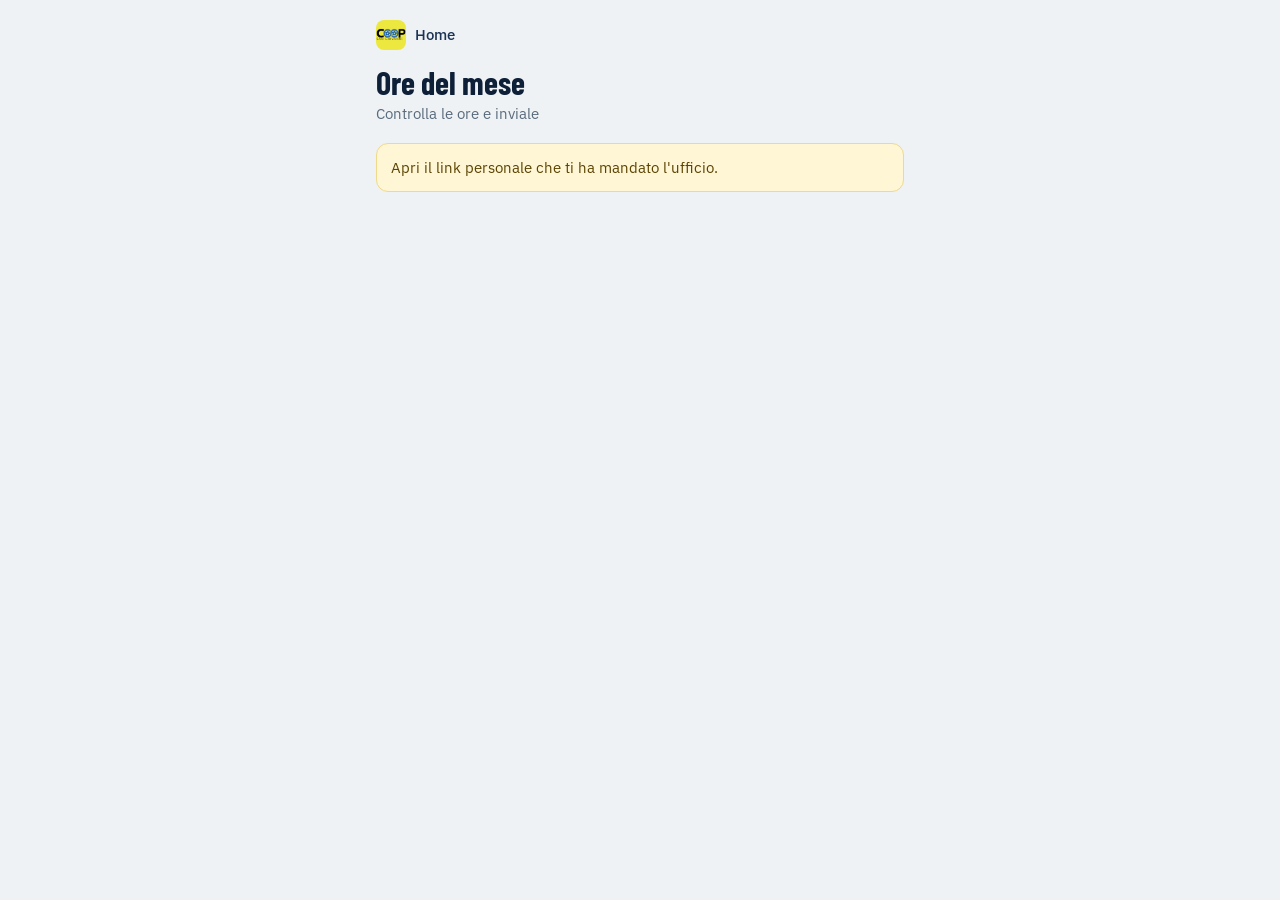
<file: ore/index.html>
<!DOCTYPE html>
<html lang="it">
<head>
<meta charset="utf-8">
<meta name="viewport" content="width=device-width, initial-scale=1, viewport-fit=cover">
<meta name="theme-color" content="#ECE840">
<meta name="apple-mobile-web-app-capable" content="yes">
<meta name="apple-mobile-web-app-title" content="Coop SG">
<link rel="apple-touch-icon" href="../apple-touch-icon.png">
<link rel="icon" href="../icona-192.png">
<link rel="manifest" href="../manifest.json">
<title>Ore del mese</title>

<!--
  ORE DEL MESE — dentro l'app unica (versione 16)

  E' la pagina di prima (Pagina.html), spostata su GitHub, con una cosa in piu':
  le ore timbrate. Per ogni lavoro a ore si vede quante ore risultano dalle
  timbrature; se la casella e' ancora vuota vengono proposte li'. Il
  dipendente le controlla, le corregge se serve e le invia: in busta vanno
  quelle che conferma lui.
  Le voci corrette o aggiunte dall'ufficio (link master, Scheda) si vedono
  con il valore dell'ufficio e la scritta "corretto dall'ufficio": non si
  possono cambiare da qui.

  Tre passaggi:
  1. carica()   chiede al foglio i lavori di questa persona e le ore timbrate
  2. disegna()  costruisce la schermata
  3. salva()    rimanda al foglio quello che ha scritto
-->

<link rel="preconnect" href="https://fonts.googleapis.com">
<link rel="preconnect" href="https://fonts.gstatic.com" crossorigin>
<link href="https://fonts.googleapis.com/css2?family=Barlow+Condensed:wght@500;600;700&family=IBM+Plex+Sans:wght@400;500;600&display=swap" rel="stylesheet">
<link rel="stylesheet" href="../comune.css">
<style>
  input.casella { height: 46px; text-align: center; padding: 0 6px; font-variant-numeric: tabular-nums; }
  input.desc { height: 40px; font-size: 15px; margin-top: 6px; text-align: left; }
  input.auto { background: #FFFDF0; border-color: #E6DCB0; }
  input.proposta { background: #FFF8CF; border-color: #E3CF5A; }
  /* voci corrette dall'ufficio: si vedono ma non si cambiano */
  input.bloccata { background: transparent; border-color: transparent; color: var(--inchiostro); font-weight: 600; }
  .ufficio { color: var(--blu); }

  .riga { display: grid; gap: 8px; align-items: center; padding: 12px 0; border-bottom: 1px solid var(--linea-chiara); }
  .riga:last-child { border-bottom: 0; }
  .due { grid-template-columns: 1fr 70px 70px; }   /* luogo | ore | euro all'ora */
  .uno { grid-template-columns: 1fr 104px; }       /* luogo | importo */
  .intest { display: grid; gap: 8px; font-size: 13px; color: var(--grigio); padding-bottom: 4px; }
  .intest span { text-align: center; }
  .intest span:first-child { text-align: left; }
  .luogo { font-size: 16px; line-height: 1.25; font-weight: 500; }
  .voce { font-size: 13px; color: var(--grigio); margin-top: 2px; }
  .calc { color: #7A6A2A; }
  .trovato { color: var(--verde); }

  /* le ore timbrate sotto il nome del lavoro */
  .timbrate { font-size: 13px; color: var(--inchiostro-2); margin-top: 4px; display: flex;
              flex-wrap: wrap; gap: 4px 10px; align-items: baseline; }
  .timbrate b { font-weight: 600; }
  .timbrate .diversa { color: var(--ambra); }
  .timbrate button { background: none; border: 0; color: var(--blu); font-size: 13px; padding: 0;
                     text-decoration: underline; text-underline-offset: 2px; }

  .fisso { display: flex; justify-content: space-between; font-size: 15px; padding: 6px 0; gap: 12px; }
  .fisso span:last-child { color: var(--grigio); white-space: nowrap; }

  .segnala { font-size: 14px; padding: 6px 0; border-top: 1px solid var(--linea-chiara); }
  .segnala:first-of-type { border-top: 0; }
  .segnala b { font-weight: 600; }

  .tot { font-family: "Barlow Condensed", sans-serif; font-size: 28px; font-weight: 700; line-height: 1; }
  .tot small { display: block; font-family: "IBM Plex Sans", sans-serif; font-size: 13px; font-weight: 400;
               color: var(--grigio); margin-top: 3px; }
  .fondo button { min-height: 50px; padding: 0 18px; font-size: 17px; }
  .fondo .primo { width: auto; font-size: 22px; padding: 0 22px; }

  .agg { width: 100%; min-height: 48px; border: 1.5px dashed var(--linea); background: var(--bianco);
         color: var(--inchiostro-2); font-size: 15px; margin-top: 6px; }
  .extra { border-bottom: 1px solid var(--linea-chiara); padding-bottom: 12px; margin-bottom: 12px; }
  .extra select { margin-bottom: 8px; }
  .extra .riga { border: 0; padding: 0; }
  .extra input[type=text] { height: 46px; }
</style>
</head>
<body>

<main class="pagina">
  <div class="testata">
    <a class="casa" href="../"><img src="../icona-192.png" alt="">Home</a>
    <h1 id="nome">Ore del mese</h1>
    <p id="sotto">Controlla le ore e inviale</p>
  </div>
  <div id="messaggio"></div>
  <div id="corpo"><p class="attesa">Carico i tuoi lavori…</p></div>
</main>

<div class="fondo nascosto" id="barra">
  <div class="dentro">
    <div class="tot"><span id="totale">0,00 €</span><small>totale del mese</small></div>
    <div>
      <button id="bozza" class="secondo">Salva</button>
      <button id="invia" class="primo">Invia</button>
    </div>
  </div>
</div>

<script src="../config.js"></script>
<script src="../comune.js"></script>
<script>
/* ================================================================
   VARIABILI GENERALI
   ================================================================ */

codiciDaIndirizzo();
var CODICE = leggiCodice('o');   /* codice ore, ricordato dal telefono */
var D = null;                    /* dati ricevuti dal foglio */
var nExtra = 0;                  /* quanti lavori nuovi sono stati aggiunti */

/* Dice se la voce va a ore (due caselle) o a importo unico (una casella). */
function aOre(u) {
  u = String(u || '').toLowerCase();
  return !(u === 'forfait' || u.indexOf('importo') === 0 || u === '€');
}
/* Dice se la voce e' una spesa: in quel caso serve anche la descrizione. */
function eSpesa(voce) { return String(voce || '').toLowerCase().indexOf('spes') === 0; }

/* "(voci generali)" e' un nome di servizio: al dipendente si mostra cosi'. */
function nomeLuogo(c) { return c === '(voci generali)' ? 'Spese generali' : c; }

/* Voce corretta dall'ufficio: casella da sola lettura e una riga che lo dice. */
var UFFICIO = ' — <span class="ufficio">corretto dall\'ufficio</span>';
function blocco(r) { return r.corretta ? ' readonly tabindex="-1"' : ''; }
function classeBlocco(r) { return r.corretta ? ' bloccata' : ''; }

/* Ore timbrate su un lavoro, se ci sono. */
function timbrateSu(commessa) {
  return (D && D.timbrate && D.timbrate.perLavoro && D.timbrate.perLavoro[commessa]) || 0;
}


/* ================================================================
   1. CARICAMENTO
   ================================================================ */

function carica(mese) {
  var c = document.getElementById('corpo');
  c.innerHTML = '<p class="attesa">Carico i tuoi lavori…</p>';
  document.getElementById('barra').classList.add('nascosto');
  if (!CODICE) {
    c.innerHTML = '<div class="avviso">Apri il link personale che ti ha mandato l\'ufficio.</div>';
    return;
  }
  api('ore.carica', { o: CODICE, mese: mese }).then(disegna).catch(function (e) {
    c.innerHTML = '<div class="avviso errore">' + esc(e.message) + '</div>' +
                  '<button class="secondo" onclick="carica(null)">Riprova</button>';
  });
}


/* ================================================================
   2. DISEGNO DELLA SCHERMATA
   ================================================================ */

function disegna(d) {
  /* chi lavora a interventi (per esempio Enzo) ha la sua pagina: ci va da solo */
  if (d.pagina === 'interventi') { location.replace('interventi.html' + location.search); return; }
  var c = document.getElementById('corpo');
  D = d;
  nExtra = 0;

  document.getElementById('nome').textContent = d.nome;
  document.getElementById('sotto').textContent = 'Controlla le ore e inviale';

  /* --- scelta del mese --- */
  var h = '<div class="card"><label class="campo" for="mese">Mese</label><select id="mese">';
  d.mesi.forEach(function (m) {
    h += '<option' + (m === d.mese ? ' selected' : '') + '>' + esc(m) + '</option>';
  });
  h += '</select></div>';

  if (d.gruppo) {
    h += '<div class="avviso">Le ore che inserisci valgono anche per ' + esc(d.gruppo) +
         '. Ognuna viene pagata con la propria tariffa.</div>';
  }
  if (d.stato === 'Inviato' || d.stato === 'Corretto') {
    h += '<div class="avviso ok">Questo mese risulta già inviato. Puoi ancora correggerlo.</div>';
  }

  /* --- quello che dicono le timbrature --- */
  h += riquadroTimbrature(d);

  /* --- compensi fissi: solo da leggere --- */
  if (d.fissi.length) {
    h += '<div class="card"><h2>Compensi fissi</h2><p class="spiega">Già conteggiati, non devi scrivere niente.</p>';
    d.fissi.forEach(function (f) {
      h += '<div class="fisso"><span>' + esc(nomeLuogo(f.commessa)) + '</span><span class="num">' + eur(f.importo) + '</span></div>';
    });
    h += '</div>';
  }

  /* --- divido le voci in tre gruppi --- */
  var ore = [], imp = [], spe = [];
  d.righe.forEach(function (r, i) {
    if (eSpesa(r.voce)) spe.push([r, i]);
    else if (aOre(r.unita)) ore.push([r, i]);
    else imp.push([r, i]);
  });

  /* --- LAVORI A ORE: qui entrano le ore timbrate --- */
  if (ore.length) {
    h += '<div class="card"><h2>Lavori a ore</h2>' +
         '<div class="intest due"><span>Luogo di lavoro</span><span>Ore</span><span>€/ora</span></div>';
    var giaProposte = {};
    ore.forEach(function (x) {
      var r = x[0], i = x[1], et = esc(r.voce);
      if (r.autoTipo) {
        et += ' — <span class="calc">' + r.auto + ' ' + esc(r.autoTipo.replace('giorni ', '')) +
              ' nel mese, correggi se hai fatto ferie</span>';
      }
      if (r.soloDi) et += ' — solo ' + esc(r.soloDi);
      if (r.corretta) et += UFFICIO;

      /* le ore timbrate si propongono una volta sola per lavoro, sulla prima voce a ore
         (non dove l'ufficio ha gia' deciso le ore) */
      var tb = (giaProposte[r.commessa] || r.corretta) ? 0 : timbrateSu(r.commessa);
      if (tb || r.corretta) giaProposte[r.commessa] = true;
      var valore = r.quantita === '' ? '' : r.quantita, classe = r.autoTipo ? 'auto' : '';
      if (valore === '' && tb) { valore = tb; classe = 'proposta'; }

      h += '<div class="riga due"><div><div class="luogo">' + esc(r.commessa) + '</div>' +
           '<div class="voce">' + et + '</div>' +
           (tb ? '<div class="timbrate" id="tb' + i + '"></div>' : '') + '</div>' +
           '<input class="casella ' + classe + classeBlocco(r) + '" type="number" inputmode="decimal" min="0" step="0.5" id="q' + i +
           '" value="' + valore + '" data-timbrate="' + tb + '" oninput="cambiato(' + i + ')" aria-label="Ore ' + esc(r.commessa) + '"' + blocco(r) + '>' +
           '<input class="casella' + classeBlocco(r) + '" type="number" inputmode="decimal" min="0" step="0.5" id="t' + i +
           '" value="' + r.tariffa + '" oninput="conta()" aria-label="Euro all\'ora ' + esc(r.commessa) + '"' + blocco(r) + '></div>';
    });
    h += '</div>';
  }

  /* --- LAVORI A IMPORTO: una sola casella --- */
  if (imp.length) {
    h += '<div class="card"><h2>Lavori a importo</h2>' +
         '<div class="intest uno"><span>Luogo di lavoro</span><span>Importo €</span></div>';
    imp.forEach(function (x) {
      var r = x[0], i = x[1], et = esc(r.voce);
      if (r.soloDi) et += ' — solo ' + esc(r.soloDi);
      if (r.corretta) et += UFFICIO;
      h += '<div class="riga uno"><div><div class="luogo">' + esc(r.commessa) + '</div>' +
           '<div class="voce">' + et + '</div></div>' +
           '<input class="casella' + classeBlocco(r) + '" type="number" inputmode="decimal" min="0" step="0.5" id="v' + i +
           '" value="' + (r.valore === '' ? '' : r.valore) + '" oninput="conta()" aria-label="Importo ' + esc(r.commessa) + '"' + blocco(r) + '></div>';
    });
    h += '</div>';
  }

  /* --- SPESE: importo piu' descrizione di cosa e' stato comprato --- */
  if (spe.length) {
    h += '<div class="card"><h2>Spese sostenute</h2>' +
         '<div class="intest uno"><span>Dove, e cosa hai comprato</span><span>Importo €</span></div>';
    spe.forEach(function (x) {
      var r = x[0], i = x[1];
      h += '<div class="riga uno"><div><div class="luogo">' + esc(nomeLuogo(r.commessa)) + '</div>' +
           (r.voce !== 'Spese' ? '<div class="voce">' + esc(r.voce) + (r.corretta ? UFFICIO : '') + '</div>'
                               : (r.corretta ? '<div class="voce">' + UFFICIO.slice(3) + '</div>' : '')) +
           (r.corretta && !r.note ? '' :
           '<input type="text" class="desc' + classeBlocco(r) + '" id="n' + i + '" placeholder="Cif e guanti" ' +
           'value="' + esc(r.note) + '" aria-label="Cosa hai comprato"' + blocco(r) + '>') + '</div>' +
           '<input class="casella' + classeBlocco(r) + '" type="number" inputmode="decimal" min="0" step="0.5" id="v' + i +
           '" value="' + (r.valore === '' ? '' : r.valore) + '" oninput="conta()" aria-label="Importo spesa"' + blocco(r) + '></div>';
    });
    h += '</div>';
  }

  /* --- elenco nascosto per la ricerca dei lavori --- */
  h += '<datalist id="elencoLavori">';
  (d.commesse || []).forEach(function (n) { h += '<option value="' + esc(n) + '">'; });
  h += '</datalist>';

  h += '<div class="card"><h2>Lavori nuovi di questo mese</h2>' +
       '<div id="extra"></div>' +
       '<button class="agg" onclick="aggiungi()">+ Aggiungi un lavoro</button></div>';

  h += '<div class="card"><label class="campo" for="nota">Note <span class="facolt">(facoltative)</span></label>' +
       '<textarea id="nota" placeholder="Qualcosa da segnalare su questo mese">' + esc(d.nota) + '</textarea></div>';

  c.innerHTML = h;
  document.getElementById('mese').onchange = function () { carica(this.value); };
  document.getElementById('barra').classList.remove('nascosto');

  (d.extra || []).forEach(function (e) { aggiungi(e); });
  d.righe.forEach(function (r, i) { if (document.getElementById('tb' + i)) scriviTimbrate(i); });
  conta();
}

/* Riquadro con le segnalazioni delle timbrature e i lavori fuori elenco. */
function riquadroTimbrature(d) {
  var t = d.timbrate;
  if (!t) return '';
  var h = '';
  var segn = (t.segnalazioni || []).filter(function (s) { return s.testo !== 'in corso'; });
  if (segn.length || (t.altrove || []).length) {
    h += '<div class="card"><h2>Dalle tue timbrature</h2>';
    if (segn.length) {
      h += '<p class="spiega">Queste timbrature non tornano: le ore di quei giorni possono mancare. ' +
           'Correggi tu le ore qui sotto, o avvisa l\'ufficio.</p>';
      segn.slice(0, 12).forEach(function (s) {
        h += '<div class="segnala"><b>' + esc(s.data.slice(0, 5)) + '</b> ' + esc(s.lavoro) + ' — ' + esc(s.testo) + '</div>';
      });
    }
    (t.altrove || []).forEach(function (a, i) {
      h += '<div class="segnala">Hai timbrato <b>' + num(a.ore) + ' ore</b> su <b>' + esc(a.lavoro) +
           '</b>, che non è tra i tuoi lavori. <button class="leggero" onclick="aggiungiAltrove(' + i + ')">Aggiungilo</button></div>';
    });
    h += '</div>';
  }
  return h;
}

/* Sotto il lavoro: "Timbrate 7,5 ore" e, se la casella dice altro, "usa queste". */
function scriviTimbrate(i) {
  var box = document.getElementById('tb' + i), q = document.getElementById('q' + i);
  if (!box || !q) return;
  var tb = Number(q.getAttribute('data-timbrate')) || 0;
  var v = parseFloat(String(q.value).replace(',', '.')) || 0;
  var h = '<span>Timbrate: <b>' + num(tb) + ' ' + (tb === 1 ? 'ora' : 'ore') + '</b></span>';
  if (q.classList.contains('proposta')) h += '<span class="diversa">proposte dalle timbrature: controlla</span>';
  else if (v !== tb) h += '<span class="diversa">tu ne scrivi ' + num(v) + '</span><button onclick="usaTimbrate(' + i + ')">usa ' + num(tb) + '</button>';
  box.innerHTML = h;
}

function usaTimbrate(i) {
  var q = document.getElementById('q' + i);
  q.value = q.getAttribute('data-timbrate');
  q.classList.remove('proposta');
  scriviTimbrate(i);
  conta();
}

/* appena il dipendente tocca la casella, la proposta diventa sua */
function cambiato(i) {
  var q = document.getElementById('q' + i);
  q.classList.remove('proposta');
  scriviTimbrate(i);
  conta();
}

function aggiungiAltrove(i) {
  var a = D.timbrate.altrove[i];
  aggiungi({ commessa: a.lavoro, unita: 'ore', quantita: a.ore, tariffa: 7 });
  document.getElementById('extra').lastChild.scrollIntoView({ block: 'center', behavior: 'smooth' });
}


/* ================================================================
   LAVORI NUOVI
   ================================================================ */

function aggiungi(pre) {
  var i = nExtra++;
  var tipo = (pre && !aOre(pre.unita)) ? 'importo' : 'ore';

  var div = document.createElement('div');
  div.className = 'extra';
  div.innerHTML =
    '<select id="et' + i + '" onchange="cambiaTipo(' + i + ')" aria-label="Come è pagato">' +
      '<option value="ore"' + (tipo === 'ore' ? ' selected' : '') + '>Pagato a ore</option>' +
      '<option value="importo"' + (tipo === 'importo' ? ' selected' : '') + '>Importo da inserire</option>' +
    '</select>' +
    '<div class="riga due" id="er' + i + '">' +
      '<input type="text" id="en' + i + '" list="elencoLavori" ' +
        'placeholder="Cerca o scrivi il nome del lavoro" value="' +
        esc(pre && pre.commessa ? pre.commessa : '') + '" oninput="controllaNome(' + i + ')" aria-label="Nome del lavoro">' +
      '<input class="casella" type="number" inputmode="decimal" min="0" step="0.5" id="eq' + i + '" value="' +
        (pre && pre.quantita ? pre.quantita : '') + '" oninput="conta()" aria-label="Quantità">' +
      '<input class="casella" type="number" inputmode="decimal" min="0" step="0.5" id="ep' + i + '" value="' +
        (pre && pre.tariffa ? pre.tariffa : 7) + '" oninput="conta()" aria-label="Euro all\'ora">' +
    '</div>' +
    '<div class="voce" id="eh' + i + '" style="margin-top:6px"></div>';

  document.getElementById('extra').appendChild(div);
  cambiaTipo(i);
}

/* Passa da due caselle a una sola. */
function cambiaTipo(i) {
  var t = document.getElementById('et' + i).value;
  var riga = document.getElementById('er' + i);
  var q = document.getElementById('eq' + i);
  var p = document.getElementById('ep' + i);
  if (t === 'importo') { riga.className = 'riga uno'; p.style.display = 'none'; q.placeholder = '€'; }
  else { riga.className = 'riga due'; p.style.display = ''; q.placeholder = 'ore'; }
  controllaNome(i);
}

/* Avvisa se il lavoro esiste gia' in archivio oppure e' nuovo. */
function controllaNome(i) {
  var n = document.getElementById('en' + i).value.trim();
  var t = document.getElementById('et' + i).value;
  var base = (t === 'importo') ? 'Scrivi l\'importo' : 'Scrivi le ore e la paga oraria';
  var h = document.getElementById('eh' + i);
  if (n && (D.commesse || []).indexOf(n) >= 0) h.innerHTML = '<span class="trovato">Lavoro trovato in archivio.</span> ' + base;
  else if (n) h.innerHTML = 'Lavoro nuovo, da approvare. ' + base;
  else h.textContent = base;
  conta();
}


/* ================================================================
   3. RACCOLTA E INVIO
   ================================================================ */

/* Legge le caselle compilate. Quelle vuote o a zero vengono ignorate. */
function raccogli() {
  var v = [];
  D.righe.forEach(function (r, i) {
    if (!eSpesa(r.voce) && aOre(r.unita)) {
      var el = document.getElementById('q' + i);
      if (!el) return;
      var q = parseFloat(el.value);
      if (!q) return;
      v.push({ commessa: r.commessa, voce: r.voce, unita: r.unita, quantita: q,
               tariffa: parseFloat(document.getElementById('t' + i).value) || 0, note: '', nuovo: false });
    } else {
      var e2 = document.getElementById('v' + i);
      if (!e2) return;
      var imp = parseFloat(e2.value);
      if (!imp) return;
      var nd = document.getElementById('n' + i);
      v.push({ commessa: r.commessa, voce: r.voce, unita: r.unita, quantita: 1,
               tariffa: imp, note: nd ? nd.value.trim() : '', nuovo: false });
    }
  });

  for (var i = 0; i < nExtra; i++) {
    var n = document.getElementById('en' + i);
    if (!n || !n.value.trim()) continue;
    var q = parseFloat(document.getElementById('eq' + i).value);
    if (!q) continue;
    if (document.getElementById('et' + i).value === 'importo') {
      v.push({ commessa: n.value.trim(), voce: 'Importo', unita: 'importo in €', quantita: 1, tariffa: q, note: '', nuovo: true });
    } else {
      v.push({ commessa: n.value.trim(), voce: 'Ore', unita: 'ore', quantita: q,
               tariffa: parseFloat(document.getElementById('ep' + i).value) || 0, note: '', nuovo: true });
    }
  }
  return v;
}

/* Ricalcola il totale in fondo allo schermo a ogni tasto premuto. */
function conta() {
  if (!D) return;
  var tot = 0;
  D.fissi.forEach(function (f) { tot += f.importo; });
  raccogli().forEach(function (v) { tot += v.quantita * v.tariffa; });
  document.getElementById('totale').textContent = eur(tot);
}

/* Manda tutto al foglio. invia = false salva una bozza, true chiude il mese. */
function salva(invia) {
  var righe = raccogli();
  var mese = document.getElementById('mese').value;

  if (invia) {
    var messaggio;
    if (!righe.length) {
      if (!D.fissi.length) {
        alert('Non hai inserito niente per ' + mese + '. Scrivi almeno una voce, oppure avvisa direttamente.');
        return;
      }
      messaggio = 'Per ' + mese + ' non hai ore né spese da dichiarare: risultano solo i compensi fissi.\n\nConfermi l\'invio?';
    } else {
      var proposte = document.querySelectorAll('input.proposta').length;
      messaggio = 'Confermi l\'invio delle ore di ' + mese + '?' +
        (proposte ? '\n\n' + (proposte === 1 ? 'Una casella è rimasta' : proposte + ' caselle sono rimaste') +
                    ' con le ore proposte dalle timbrature: inviandole le confermi.' : '');
    }
    if (!confirm(messaggio)) return;
  }

  var b = document.getElementById('bozza'), s = document.getElementById('invia');
  b.disabled = true; s.disabled = true;

  api('ore.salva', { o: CODICE, mese: mese, righe: righe, invia: invia,
                     nota: document.getElementById('nota').value })
    .then(function (r) {
      b.disabled = false; s.disabled = false;
      avvisa(invia ? 'Inviato. Totale del mese: ' + eur(r.totale) : 'Salvato.', true);
      if (invia) carica(mese);
    })
    .catch(function (e) {
      b.disabled = false; s.disabled = false;
      avvisa('Non sono riuscito a salvare: ' + e.message);
    });
}


/* ================================================================
   AVVIO
   ================================================================ */

document.getElementById('bozza').onclick = function () { salva(false); };
document.getElementById('invia').onclick = function () { salva(true); };
manifestPersonale();
registraSW();
carica(null);
</script>
</body>
</html>
</file>
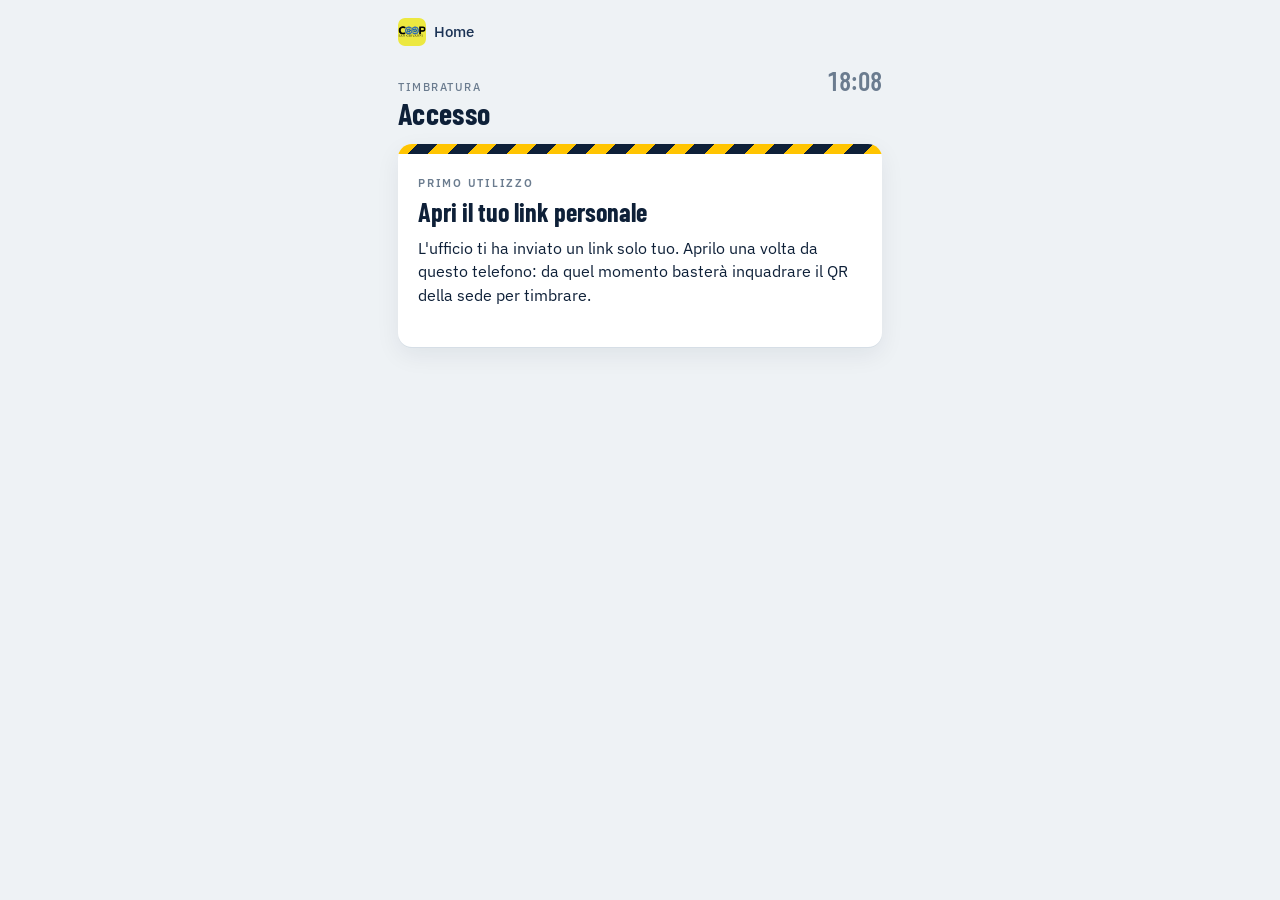
<file: timbra/index.html>
<!DOCTYPE html>
<html lang="it">
<head>
<meta charset="utf-8">
<meta name="viewport" content="width=device-width, initial-scale=1, viewport-fit=cover">
<meta name="theme-color" content="#0E2038">
<meta name="apple-mobile-web-app-capable" content="yes">
<meta name="mobile-web-app-capable" content="yes">
<meta name="apple-mobile-web-app-status-bar-style" content="black-translucent">
<meta name="apple-mobile-web-app-title" content="Coop SG">
<link rel="apple-touch-icon" href="../apple-touch-icon.png">
<link rel="icon" href="../icona-192.png">
<link rel="manifest" href="../manifest.json" id="manifestLink">
<title>Timbratura</title>
<!--
  TIMBRATURA — dentro l'app unica della Cooperativa San Giovanni (versione 16)
  E' la pagina di prima, spostata nella cartella timbra/. Cambia solo che:
  - l'indirizzo del foglio sta in ../config.js (riga TIMBRATURE), non piu' qui
  - in alto c'e' il ritorno alla home
  - l'icona sulla Home apre la home dell'app, con tutti i codici della persona
-->
<link rel="preconnect" href="https://fonts.googleapis.com">
<link rel="preconnect" href="https://fonts.gstatic.com" crossorigin>
<link href="https://fonts.googleapis.com/css2?family=Barlow+Condensed:wght@500;600;700&family=IBM+Plex+Sans:wght@400;500;600&display=swap" rel="stylesheet">
<style>
/* ============================================================
   CONFIGURAZIONE: l'indirizzo del foglio sta in ../config.js
   ============================================================ */
:root{
  --ink:#0E2038; --ink-soft:#1B3355; --porcelain:#EEF2F5; --paper:#FFFFFF;
  --signal:#FFC400; --go:#0F7A57; --go-deep:#0A5E42; --stop:#B4232A; --steel:#6B7C8F;
  --line:#D6DEE6; --radius:14px;
  --tape:repeating-linear-gradient(135deg,var(--signal) 0 14px,var(--ink) 14px 28px);
}
*{box-sizing:border-box;-webkit-tap-highlight-color:transparent}
html,body{margin:0;padding:0}
body{
  background:var(--porcelain); color:var(--ink);
  font-family:"IBM Plex Sans",system-ui,-apple-system,sans-serif;
  font-size:16px; line-height:1.45;
  min-height:100dvh; display:flex; flex-direction:column;
  padding:env(safe-area-inset-top) 0 env(safe-area-inset-bottom);
}
.wrap{width:100%;max-width:520px;margin:0 auto;padding:0 18px;flex:1;display:flex;flex-direction:column}
main{flex:1;min-height:0;display:flex;flex-direction:column}

header{padding:10px 0 16px;display:flex;align-items:baseline;justify-content:space-between;gap:12px}
.casa{display:inline-flex;align-items:center;gap:8px;margin-top:12px;color:var(--ink-soft);text-decoration:none;
  font-size:15px;font-weight:500;padding:6px 10px 6px 0}
.casa img{width:28px;height:28px;border-radius:7px}
.chi{font-family:"Barlow Condensed",sans-serif;font-weight:700;font-size:30px;line-height:1;letter-spacing:.01em}
.chi small{display:block;font-family:"IBM Plex Sans",sans-serif;font-weight:500;font-size:11px;
  letter-spacing:.14em;text-transform:uppercase;color:var(--steel);margin-bottom:5px}
.orologio{font-family:"Barlow Condensed",sans-serif;font-weight:600;font-size:26px;color:var(--steel);font-variant-numeric:tabular-nums}

.card{background:var(--paper);border-radius:var(--radius);overflow:hidden;
  box-shadow:0 1px 0 var(--line),0 8px 24px rgba(14,32,56,.07)}
.tape{height:10px;background:var(--tape);border-radius:var(--radius) var(--radius) 0 0}
.card.on{background:var(--go);color:#fff}
.card.on .tape{background:repeating-linear-gradient(135deg,var(--signal) 0 14px,var(--go-deep) 14px 28px)}
.card-body{padding:22px 20px 24px}
.eyebrow{font-size:11px;font-weight:600;letter-spacing:.16em;text-transform:uppercase;color:var(--steel)}
.card.on .eyebrow{color:rgba(255,255,255,.72)}
.lavoro{font-family:"Barlow Condensed",sans-serif;font-weight:700;font-size:34px;line-height:1.05;margin:6px 0 0;overflow-wrap:anywhere}
.cronometro{font-family:"Barlow Condensed",sans-serif;font-weight:600;font-size:68px;line-height:.95;
  font-variant-numeric:tabular-nums;letter-spacing:.01em;margin:14px 0 2px}
.dalle{font-size:14px;color:rgba(255,255,255,.8)}

label.campo{display:block;font-size:11px;font-weight:600;letter-spacing:.16em;text-transform:uppercase;
  color:var(--steel);margin:0 0 7px}
select,input[type=text],input[type=tel]{
  width:100%;padding:14px 13px;font:inherit;font-size:17px;color:var(--ink);
  background:var(--paper);border:1.5px solid var(--line);border-radius:10px;appearance:none}
select{background-image:url("data:image/svg+xml,%3Csvg xmlns='http://www.w3.org/2000/svg' width='12' height='8'%3E%3Cpath d='M1 1l5 5 5-5' stroke='%236B7C8F' stroke-width='2' fill='none'/%3E%3C/svg%3E");
  background-repeat:no-repeat;background-position:right 14px center;padding-right:38px}
select:focus,input:focus,button:focus-visible{outline:3px solid var(--signal);outline-offset:2px}
.blocco{margin-top:18px}

.azioni{margin-top:auto;padding:22px 0 24px}
button{font:inherit;cursor:pointer;border:none;border-radius:12px}
.big{width:100%;padding:22px 18px;font-family:"Barlow Condensed",sans-serif;font-weight:700;
  font-size:29px;letter-spacing:.02em;text-transform:uppercase;color:#fff;background:var(--ink);
  display:flex;align-items:center;justify-content:center;gap:12px;min-height:76px}
.big.esci{background:var(--stop)}
.big[disabled]{background:var(--steel);cursor:default}
.big:active:not([disabled]){transform:translateY(1px)}
.ghost{width:100%;padding:14px;background:transparent;color:var(--ink-soft);border:1.5px solid var(--line);
  font-weight:500;font-size:15px;margin-top:10px;border-radius:12px}
.link{background:none;border:none;color:var(--ink-soft);text-decoration:underline;padding:6px 0;font-size:14px}

.gps{display:flex;align-items:center;gap:9px;margin-top:16px;font-size:13.5px;color:var(--steel)}
.pallino{width:9px;height:9px;border-radius:50%;background:var(--steel);flex:none}
.gps.ok .pallino{background:var(--go)}
.gps.ko .pallino{background:var(--stop)}
.gps.wait .pallino{background:var(--signal);animation:pulsa 1.1s ease-in-out infinite}
@keyframes pulsa{50%{opacity:.25}}

.esito{border-radius:var(--radius);padding:20px;background:var(--paper);border-left:6px solid var(--go);
  box-shadow:0 8px 24px rgba(14,32,56,.07)}
.esito.warn{border-left-color:var(--signal)}
.esito.err{border-left-color:var(--stop)}
.esito h2{font-family:"Barlow Condensed",sans-serif;font-size:30px;margin:4px 0 8px;line-height:1.05}
.esito p{margin:0 0 6px;font-size:15px}
.esito .grande{font-family:"Barlow Condensed",sans-serif;font-size:52px;line-height:1;font-variant-numeric:tabular-nums}

.storico{margin-top:22px}
.storico h3{font-size:11px;font-weight:600;letter-spacing:.16em;text-transform:uppercase;color:var(--steel);margin:0 0 8px}
.riga{display:flex;gap:10px;align-items:baseline;padding:9px 0;border-top:1px solid var(--line);font-size:14px}
.riga b{font-family:"Barlow Condensed",sans-serif;font-size:18px;font-weight:600;font-variant-numeric:tabular-nums;min-width:44px}
.riga .t{font-weight:600;font-size:11px;letter-spacing:.1em;text-transform:uppercase;min-width:58px}
.riga .t.e{color:var(--go)} .riga .t.u{color:var(--stop)}
.riga span:last-child{color:var(--steel);overflow:hidden;text-overflow:ellipsis;white-space:nowrap}

#scanner{position:fixed;inset:0;background:var(--ink);z-index:50;display:none;flex-direction:column}
#scanner.aperto{display:flex}
#lettore{flex:1;overflow:hidden}
#lettore video{width:100%!important;height:100%!important;object-fit:cover}
.scan-bar{padding:16px 18px calc(18px + env(safe-area-inset-bottom));background:var(--ink);color:#fff;text-align:center}
.scan-bar p{margin:0 0 12px;font-size:14px;color:#B9C6D4}

/* scelta del lavoro quando l'elenco è lungo */
.cerca{position:relative;margin-top:14px}
.cerca input{padding-left:40px}
.cerca::before{content:"";position:absolute;left:15px;top:50%;width:13px;height:13px;margin-top:-8px;
  border:2px solid var(--steel);border-radius:50%;pointer-events:none}
.cerca::after{content:"";position:absolute;left:25px;top:50%;width:7px;height:2px;margin-top:3px;
  background:var(--steel);transform:rotate(45deg);pointer-events:none}
.elenco{margin-top:12px;max-height:290px;overflow-y:auto;border:1.5px solid var(--line);border-radius:10px;background:var(--paper)}
.gruppo{font-size:10px;font-weight:600;letter-spacing:.14em;text-transform:uppercase;color:var(--steel);
  padding:11px 14px 5px;position:sticky;top:0;background:var(--paper)}
.voce{display:block;width:100%;text-align:left;padding:13px 14px;background:none;border:none;
  border-top:1px solid var(--line);font-size:16px;color:var(--ink);border-radius:0;line-height:1.3}
.gruppo + .voce{border-top:none}
.voce.sel{background:var(--ink);color:#fff;font-weight:500}
.vuoto{padding:16px 14px;color:var(--steel);font-size:14px}
.scelto{display:flex;align-items:center;justify-content:space-between;gap:12px;margin-top:14px;
  padding:14px;border:1.5px solid var(--ink);border-radius:10px;background:var(--paper)}
.scelto span{font-weight:500;overflow-wrap:anywhere}

.muto{color:var(--steel);font-size:14px}
.nota{background:#FFF8DC;border:1px solid #F0D98A;border-radius:10px;padding:13px 14px;font-size:14px;margin-top:14px}
.coda{background:var(--ink);color:#fff;border-radius:10px;padding:12px 14px;font-size:14px;margin-top:14px;
  display:flex;align-items:center;gap:11px}
.coda b{font-weight:600}
.coda .pallino{background:var(--signal);animation:pulsa 1.1s ease-in-out infinite}
.installa{background:var(--paper);border:1.5px solid var(--line);border-radius:12px;padding:14px;margin-top:16px;font-size:14px}
.installa b{display:block;font-weight:600;margin-bottom:4px}
.hide{display:none!important}
@media (prefers-reduced-motion:reduce){*{animation:none!important;transition:none!important}}
</style>
</head>
<body>
<div class="wrap">
  <a class="casa" href="../"><img src="../icona-192.png" alt="">Home</a>
  <header>
    <div class="chi"><small id="etichettaChi">Timbratura</small><span id="nome">…</span></div>
    <div class="orologio" id="orologio">--:--</div>
  </header>
  <main id="app"><p class="muto">Carico…</p></main>
</div>

<div id="scanner">
  <div id="lettore"></div>
  <div class="scan-bar">
    <p>Inquadra il QR affisso all'ingresso</p>
    <button class="ghost" style="color:#fff;border-color:#3B5474" onclick="chiudiScanner()">Annulla</button>
  </div>
</div>

<script src="../config.js"></script>
<script src="../comune.js"></script>
<script>
/* L'indirizzo della web app Apps Script delle timbrature: sta in ../config.js */
const API_URL = (window.CONFIG && CONFIG.TIMBRATURE) || 'INCOLLA_QUI_URL_APPS_SCRIPT';

const app = document.getElementById('app');
const $ = function (id) { return document.getElementById(id); };
let stato = null, posizione = null, gpsStato = 'wait', offsetOrologio = 0;
let lavoroDaQr = null, scelta = { codice: '', nomeExtra: '' };
let promptInstall = null, sincronizzando = false;

/* ---------- memoria locale ---------- */
function leggi(k) { try { return localStorage.getItem(k); } catch (e) { return null; } }
function scrivi(k, v) { try { localStorage.setItem(k, v); } catch (e) {} }

/* ---------- coda offline ---------- */
function coda() {
  try { return JSON.parse(leggi('tb.coda') || '[]'); } catch (e) { return []; }
}
function salvaCoda(c) { scrivi('tb.coda', JSON.stringify(c.slice(-40))); }
function accoda(params) {
  const c = coda();
  c.push(params);
  salvaCoda(c);
}

/* ---------- chiamate al foglio ---------- */
function api(action, params, timeoutMs) {
  return new Promise(function (risolvi, rifiuta) {
    const cb = 'cb' + Math.random().toString(36).slice(2, 10);
    const q = new URLSearchParams(Object.assign({ action: action, callback: cb, _: Date.now() }, params || {}));
    const s = document.createElement('script');
    let chiuso = false;
    function pulisci() { chiuso = true; clearTimeout(t); delete window[cb]; if (s.parentNode) s.remove(); }
    const t = setTimeout(function () {
      if (!chiuso) { pulisci(); const e = new Error('Il server non risponde.'); e.rete = true; rifiuta(e); }
    }, timeoutMs || 25000);
    window[cb] = function (d) { if (!chiuso) { pulisci(); risolvi(d); } };
    s.onerror = function () {
      if (!chiuso) { pulisci(); const e = new Error('Connessione non riuscita.'); e.rete = true; rifiuta(e); }
    };
    s.src = API_URL + '?' + q.toString();
    document.body.appendChild(s);
  });
}

/* ---------- posizione ---------- */
function chiediPosizione() {
  return new Promise(function (risolvi) {
    if (!navigator.geolocation) { gpsStato = 'ko'; disegnaGps(); return risolvi(null); }
    navigator.geolocation.getCurrentPosition(
      function (p) {
        posizione = { lat: p.coords.latitude.toFixed(6), lng: p.coords.longitude.toFixed(6), acc: Math.round(p.coords.accuracy) };
        gpsStato = 'ok'; disegnaGps(); risolvi(posizione);
      },
      function () { gpsStato = 'ko'; disegnaGps(); risolvi(null); },
      { enableHighAccuracy: true, timeout: 15000, maximumAge: 0 }
    );
  });
}
function disegnaGps() {
  const el = $('gps'); if (!el) return;
  el.className = 'gps ' + gpsStato;
  const testo = {
    wait: 'Cerco la posizione…',
    ok: posizione ? 'Posizione rilevata (±' + posizione.acc + ' m)' : '',
    ko: 'Posizione non disponibile — attivala nelle impostazioni'
  };
  const t = $('gpsTesto'); if (t) t.textContent = testo[gpsStato] || '';
}

/* ---------- orologio ---------- */
function adesso() { return new Date(Date.now() + offsetOrologio); }
setInterval(function () {
  const d = adesso();
  $('orologio').textContent = ('0' + d.getHours()).slice(-2) + ':' + ('0' + d.getMinutes()).slice(-2);
  aggiornaCrono();
}, 1000);

function aggiornaCrono() {
  const el = $('crono');
  if (!el || !stato || !stato.aperta || !stato.aperta.inizioIso) return;
  let ms = adesso().getTime() - new Date(stato.aperta.inizioIso).getTime();
  if (ms < 0) ms = 0;
  const h = Math.floor(ms / 3600000), m = Math.floor(ms / 60000) % 60, s = Math.floor(ms / 1000) % 60;
  el.textContent = h + ':' + ('0' + m).slice(-2) + ':' + ('0' + s).slice(-2);
}

/* ---------- avvio ---------- */
(function avvia() {
  const u = new URL(location.href);
  const d = u.searchParams.get('d');
  const l = u.searchParams.get('l');
  if (d) scrivi('tb.token', d.trim());
  if (l) { lavoroDaQr = l.trim().toUpperCase(); scelta.codice = lavoroDaQr; }
  codiciDaIndirizzo();   // se il link porta anche gli altri codici, li ricordo

  // L'icona sulla Home apre la home dell'app, con tutti i codici della persona.
  manifestConToken();

  if (API_URL.indexOf('INCOLLA') === 0) {
    app.innerHTML = '<div class="esito err"><h2>App non configurata</h2>' +
      '<p>Manca l\'indirizzo del foglio Google. Apri <code>config.js</code> e incolla il link della web app delle timbrature nella riga <code>TIMBRATURE</code>.</p></div>';
    return;
  }
  registraSW();
  if (!leggi('tb.token')) { schermataSenzaLink(); return; }

  chiediPosizione();
  caricaStato();
  window.addEventListener('online', function () { sincronizzaCoda(); });
})();

/* Il manifest statico non può contenere i codici personali, che cambiano per
   ogni dipendente: lo riscrive al volo comune.js, così l'icona sulla Home
   apre già l'app riconosciuta. */
function manifestConToken() { manifestPersonale(); }

window.addEventListener('beforeinstallprompt', function (e) {
  e.preventDefault();
  promptInstall = e;
  const b = $('bottoneInstalla');
  if (b) b.classList.remove('hide');
});

function installaApp() {
  if (!promptInstall) return;
  promptInstall.prompt();
  promptInstall = null;
  const b = $('bottoneInstalla');
  if (b) b.classList.add('hide');
}

function inStandalone() {
  return window.matchMedia('(display-mode: standalone)').matches || window.navigator.standalone === true;
}
function isIOS() {
  return /iphone|ipad|ipod/i.test(navigator.userAgent);
}

function caricaStato() {
  api('stato', { t: leggi('tb.token') }).then(function (r) {
    if (!r.ok) {
      if (r.code === 'NOAUTH') {
        try { localStorage.removeItem('tb.token'); } catch (e) {}
        schermataSenzaLink(r.err);
        return;
      }
      return schermataErrore(r.err);
    }
    stato = r;
    if (r.nowIso) offsetOrologio = new Date(r.nowIso).getTime() - Date.now();
    $('nome').textContent = r.dip.nome;
    $('etichettaChi').textContent = r.aperta ? 'Al lavoro' : 'Dipendente';
    disegna();
    if (coda().length) sincronizzaCoda();
  }).catch(function (e) {
    if (e.rete && coda().length) return schermataOffline();
    schermataErrore(e.message);
  });
}

/* ---------- schermate ---------- */
function schermataSenzaLink(msg) {
  $('nome').textContent = 'Accesso';
  app.innerHTML =
    '<div class="card"><div class="tape"></div><div class="card-body">' +
    '<div class="eyebrow">Primo utilizzo</div>' +
    '<p class="lavoro" style="font-size:26px">Apri il tuo link personale</p>' +
    '<p style="margin-top:12px">L\'ufficio ti ha inviato un link solo tuo. Aprilo una volta da questo telefono: ' +
    'da quel momento basterà inquadrare il QR della sede per timbrare.</p>' +
    (msg ? '<div class="nota">' + esc(msg) + '</div>' : '') +
    '</div></div>';
}

function schermataErrore(msg) {
  app.innerHTML = '<div class="esito err"><h2>Qualcosa non va</h2><p>' + esc(msg || 'Errore sconosciuto.') + '</p></div>' +
    '<div class="azioni"><button class="big" onclick="location.reload()">Riprova</button></div>';
}

function schermataOffline() {
  const n = coda().length;
  app.innerHTML =
    '<div class="esito warn"><h2>Sei senza connessione</h2>' +
    '<p>Hai ' + n + ' ' + (n === 1 ? 'timbratura in attesa' : 'timbrature in attesa') + '. ' +
    'Partono da sole appena torna la linea: non devi rifare niente.</p></div>' +
    '<div class="azioni"><button class="big" onclick="location.reload()">Riprova adesso</button></div>';
}

function disegna() {
  const a = stato.aperta;
  let html = '';

  if (a) {
    html +=
      '<div class="card on"><div class="tape"></div><div class="card-body">' +
      '<div class="eyebrow">In corso</div>' +
      '<p class="lavoro">' + esc(a.lavoro) + '</p>' +
      '<div class="cronometro" id="crono">0:00:00</div>' +
      '<div class="dalle">Entrata registrata alle ' + esc(a.inizioOra) + ' del ' + esc(a.inizioData) + '</div>' +
      '</div></div>';
  } else {
    const bloccato = !!lavoroDaQr && trovaNome(lavoroDaQr);
    html += '<div class="card"><div class="tape"></div><div class="card-body">';
    if (bloccato) {
      html += '<div class="eyebrow">Sede riconosciuta dal QR</div>' +
              '<p class="lavoro">' + esc(trovaNome(lavoroDaQr)) + '</p>' +
              '<button class="link" onclick="sbloccaScelta()">Non è questo lavoro</button>';
    } else {
      html += '<div class="eyebrow">Dove stai lavorando</div>' + sceltaLavoro();
    }
    html += '</div></div>';
  }

  if (stato.cfg.pin) {
    html += '<div class="blocco"><label class="campo" for="pin">Il tuo PIN</label>' +
            '<input type="tel" id="pin" inputmode="numeric" maxlength="8" placeholder="••••" autocomplete="off"></div>';
  }

  html += '<div class="gps ' + gpsStato + '" id="gps"><span class="pallino"></span><span id="gpsTesto"></span></div>';

  const nc = coda().length;
  if (nc) {
    html += '<div class="coda"><span class="pallino"></span><span><b>' + nc + '</b> ' +
            (nc === 1 ? 'timbratura in attesa di connessione' : 'timbrature in attesa di connessione') + '</span></div>';
  }

  if (stato.storico && stato.storico.length) {
    html += '<div class="storico"><h3>Ultime timbrature</h3>' +
      stato.storico.map(function (r) {
        const segn = [];
        if (r.esito && r.esito !== 'OK' && r.esito !== 'EXTRA') segn.push(r.esito.toLowerCase());
        if (r.differita) segn.push('offline');
        return '<div class="riga"><b>' + esc(r.ora) + '</b>' +
          '<span class="t ' + (r.tipo === 'ENTRATA' ? 'e' : 'u') + '">' + (r.tipo === 'ENTRATA' ? 'Entra' : 'Esce') + '</span>' +
          '<span>' + esc(r.lavoro) + (segn.length ? ' · ' + esc(segn.join(', ')) : '') + '</span></div>';
      }).join('') + '</div>';
  }

  if (!inStandalone()) {
    if (isIOS()) {
      html += '<div class="installa"><b>Mettila sulla schermata Home</b>' +
              'Tocca il tasto Condividi in basso, poi "Aggiungi a Home". Diventa un\'icona come le altre app.</div>';
    } else {
      html += '<button class="ghost hide" id="bottoneInstalla" onclick="installaApp()">Aggiungi alla schermata Home</button>';
    }
  }

  html += '<div class="azioni">';
  if (a) {
    html += '<button class="big esci" id="btn" onclick="timbra(\'U\')">Registra uscita</button>';
  } else {
    html += '<button class="big" id="btn" onclick="timbra(\'E\')">Registra entrata</button>';
    html += '<button class="ghost" onclick="apriScanner()">Inquadra il QR della sede</button>';
  }
  html += '</div>';

  app.innerHTML = html;
  disegnaGps();
  aggiornaCrono();
  if (promptInstall) { const b = $('bottoneInstalla'); if (b) b.classList.remove('hide'); }
}

function trovaNome(cod) {
  const l = (stato.lavori || []).filter(function (x) { return x.codice === cod; })[0];
  return l ? l.nome : null;
}
function sbloccaScelta() { lavoroDaQr = null; scelta.codice = ''; filtro = ''; disegna(); }

/* La cooperativa ha oltre cento lavori in elenco: una tendina sarebbe
   inservibile. Qui si cerca scrivendo, e i cantieri su cui il dipendente ha
   timbrato di recente stanno in cima. */
let filtro = '';

function sceltaLavoro() {
  if (scelta.codice && scelta.codice !== '__EXTRA__') {
    const n = trovaNome(scelta.codice);
    if (n) {
      return '<div class="scelto"><span>' + esc(n) + '</span>' +
             '<button class="link" onclick="riapriScelta()">cambia</button></div>';
    }
  }

  const tutti = stato.lavori || [];
  const f = filtro.trim().toLowerCase();
  let html = '';

  if (tutti.length > 10 || f) {
    html += '<div class="cerca"><input type="text" id="cercaLav" placeholder="Cerca il lavoro…" ' +
            'value="' + esc(filtro) + '" oninput="filtraLavori(this.value)" autocomplete="off" ' +
            'autocapitalize="off" aria-label="Cerca il lavoro"></div>';
  }

  const corrisponde = function (l) { return !f || l.nome.toLowerCase().indexOf(f) >= 0; };
  const voce = function (l) {
    return '<button class="voce' + (scelta.codice === l.codice ? ' sel' : '') + '" ' +
           'onclick="scegliLavoro(\'' + esc(l.codice) + '\')">' + esc(l.nome) + '</button>';
  };

  const codRecenti = stato.recenti || [];
  const recenti = f ? [] : codRecenti
    .map(function (c) { return tutti.filter(function (l) { return l.codice === c; })[0]; })
    .filter(function (l) { return !!l; });
  const altri = tutti.filter(function (l) {
    return corrisponde(l) && (f || codRecenti.indexOf(l.codice) < 0);
  });

  html += '<div class="elenco">';
  if (recenti.length) {
    html += '<div class="gruppo">Dove hai timbrato di recente</div>' + recenti.map(voce).join('');
  }
  if (altri.length) {
    if (recenti.length) html += '<div class="gruppo">Tutti i lavori</div>';
    html += altri.map(voce).join('');
  }
  if (!recenti.length && !altri.length) {
    html += '<div class="vuoto">Nessun lavoro con questo nome.' +
            (stato.cfg.extra ? ' Usa "Altro lavoro" qui sotto.' : '') + '</div>';
  }
  html += '</div>';

  if (stato.cfg.extra) {
    html += '<button class="ghost" onclick="scegliLavoro(\'__EXTRA__\')">Altro lavoro — lo scrivo io</button>' +
            '<div class="blocco' + (scelta.codice === '__EXTRA__' ? '' : ' hide') + '" id="boxExtra">' +
            '<label class="campo" for="nomeExtra">Nome del lavoro extra</label>' +
            '<input type="text" id="nomeExtra" placeholder="es. Condominio Via Verdi 4" value="' + esc(scelta.nomeExtra) + '" ' +
            'oninput="scelta.nomeExtra=this.value" autocomplete="off"></div>';
  }
  return html;
}

function filtraLavori(v) {
  filtro = v;
  const box = document.querySelector('.elenco');
  if (!box) return disegna();
  // Ridisegno solo l'elenco: così il campo di ricerca non perde il cursore.
  const finto = document.createElement('div');
  finto.innerHTML = sceltaLavoro();
  const nuovo = finto.querySelector('.elenco');
  if (nuovo) box.innerHTML = nuovo.innerHTML;
}

function scegliLavoro(cod) {
  scelta.codice = cod;
  if (cod === '__EXTRA__') {
    const box = $('boxExtra');
    if (box) box.classList.remove('hide');
    document.querySelectorAll('.voce.sel').forEach(function (e) { e.classList.remove('sel'); });
    const n = $('nomeExtra'); if (n) n.focus();
    return;
  }
  filtro = '';
  disegna();
}

function riapriScelta() { scelta.codice = ''; filtro = ''; disegna(); }

/* ---------- timbratura ---------- */
function codiceUnico() {
  return Date.now().toString(36) + '-' + Math.random().toString(36).slice(2, 10);
}

function timbra(tipo, forza) {
  const btn = $('btn');
  const params = {
    t: leggi('tb.token'), tipo: tipo, uid: codiceUnico(),
    dev: (navigator.userAgent || '').slice(0, 90)
  };

  if (tipo === 'E') {
    if (scelta.codice === '__EXTRA__') {
      const n = ($('nomeExtra') && $('nomeExtra').value || '').trim();
      if (n.length < 3) return avvisa('Scrivi il nome del lavoro extra.');
      params.x = n;
    } else if (scelta.codice) {
      params.l = scelta.codice;
    } else {
      return avvisa('Scegli prima il lavoro, o inquadra il QR della sede.');
    }
  } else {
    if (stato.aperta && stato.aperta.codice && stato.aperta.codice !== 'EXTRA') params.l = stato.aperta.codice;
    else params.x = (stato.aperta && stato.aperta.lavoro) || '';
  }
  if (stato.cfg.pin) {
    const p = ($('pin') && $('pin').value || '').trim();
    if (!p) return avvisa('Inserisci il tuo PIN.');
    params.pin = p;
  }
  if (forza) params.force = '1';

  if (btn) { btn.disabled = true; btn.textContent = 'Registro…'; }

  chiediPosizione().then(function (pos) {
    if (pos) { params.lat = pos.lat; params.lng = pos.lng; params.acc = pos.acc; }
    return api('timbra', params);
  }).then(function (r) {
    if (r.ok) return mostraEsito(r);
    if (r.code === 'ALTRO_APERTO') return chiediChiusura(r);
    ripristina(btn, tipo);
    avvisa(r.err);
  }).catch(function (e) {
    if (e.rete && stato.cfg.offline) {
      params.ots = new Date(Date.now() + offsetOrologio).toISOString();
      accoda(params);
      return mostraInCoda(params, tipo);
    }
    ripristina(btn, tipo);
    avvisa(e.message);
  });
}

function ripristina(btn, tipo) {
  if (btn) { btn.disabled = false; btn.textContent = tipo === 'E' ? 'Registra entrata' : 'Registra uscita'; }
}

function chiediChiusura(r) {
  const nuovo = scelta.codice === '__EXTRA__'
    ? ($('nomeExtra') && $('nomeExtra').value || 'il nuovo lavoro')
    : (trovaNome(scelta.codice) || 'il nuovo lavoro');
  app.innerHTML =
    '<div class="esito warn"><h2>Un lavoro è ancora aperto</h2>' +
    '<p>' + esc(r.err) + '</p>' +
    '<p class="muto">Posso chiudere quello e aprire subito ' + esc(nuovo) + ', con l\'ora e la posizione di adesso.</p></div>' +
    '<div class="azioni">' +
    '<button class="big" id="btn" onclick="timbra(\'E\', true)">Chiudi e passa a ' + esc(nuovo) + '</button>' +
    '<button class="ghost" onclick="location.reload()">Annulla</button></div>';
}

function mostraInCoda(params, tipo) {
  const d = new Date(params.ots);
  app.innerHTML =
    '<div class="esito warn">' +
    '<div class="eyebrow">Registrata sul telefono</div>' +
    '<div class="grande">' + ('0' + d.getHours()).slice(-2) + ':' + ('0' + d.getMinutes()).slice(-2) + '</div>' +
    '<h2>' + esc(params.l ? (trovaNome(params.l) || params.l) : (params.x || '')) + '</h2>' +
    '<p>' + (tipo === 'E' ? 'Entrata' : 'Uscita') + ' presa con l\'ora di adesso. Manca la connessione, quindi parte da sola appena torna la linea.</p>' +
    '<div class="nota">Non rifare la timbratura: sarebbe doppia. L\'ufficio la vedrà segnata come registrata offline.</div>' +
    '</div>' +
    '<div class="azioni"><button class="big" onclick="location.reload()">Ho capito</button></div>';
  if (navigator.vibrate) { try { navigator.vibrate([60, 80, 60]); } catch (e) {} }
}

function sincronizzaCoda() {
  if (sincronizzando) return;
  const c = coda();
  if (!c.length) return;
  sincronizzando = true;

  const prossima = function () {
    const rimaste = coda();
    if (!rimaste.length) {
      sincronizzando = false;
      caricaStato();
      return;
    }
    const p = rimaste[0];
    api('timbra', p, 20000).then(function (r) {
      // Accettata o rifiutata, la tolgo: se è un doppione o è troppo vecchia
      // riprovarla all'infinito non la farebbe mai passare.
      const q = coda(); q.shift(); salvaCoda(q);
      prossima();
    }).catch(function (e) {
      // Manca ancora la rete: lascio tutto in coda e riprovo più tardi.
      sincronizzando = false;
    });
  };
  prossima();
}

function mostraEsito(r) {
  const buono = r.esito === 'OK' || r.esito === 'EXTRA';
  const classe = buono ? '' : (r.esito === 'FUORI ZONA' ? ' err' : ' warn');
  let msg = '';
  if (r.esito === 'FUORI ZONA') msg = 'Attenzione: risulti a ' + r.distanza + ' m dal luogo di lavoro. La timbratura è registrata ma verrà verificata.';
  else if (r.esito === 'GPS ASSENTE') msg = 'Registrata senza posizione: il telefono non l\'ha fornita.';
  else if (r.esito === 'GPS IMPRECISO') msg = 'Posizione poco precisa, registrata comunque.';

  app.innerHTML =
    '<div class="esito' + classe + '">' +
    '<div class="eyebrow">' + (r.tipo === 'ENTRATA' ? 'Entrata registrata' : 'Uscita registrata') + '</div>' +
    '<div class="grande">' + esc(r.ora) + '</div>' +
    '<h2>' + esc(r.lavoro) + '</h2>' +
    (r.durata ? '<p><b>Durata: ' + esc(r.durata) + '</b></p>' : '') +
    '<p class="muto">' + esc(r.data) + '</p>' +
    (msg ? '<div class="nota">' + esc(msg) + '</div>' : '') +
    '</div>' +
    '<div class="azioni"><button class="big" onclick="location.reload()">Torna alla schermata</button></div>';
  if (navigator.vibrate) { try { navigator.vibrate(buono ? 60 : [60, 80, 60]); } catch (e) {} }
}

function avvisa(msg) {
  const g = $('gps');
  if (!g) return alert(msg);
  let box = document.querySelector('.nota.volante');
  if (!box) { box = document.createElement('div'); box.className = 'nota volante'; g.parentNode.insertBefore(box, g.nextSibling); }
  box.textContent = msg;
  box.scrollIntoView({ block: 'center', behavior: 'smooth' });
}

function esc(s) {
  return String(s === undefined || s === null ? '' : s)
    .replace(/&/g, '&amp;').replace(/</g, '&lt;').replace(/>/g, '&gt;').replace(/"/g, '&quot;');
}

/* ---------- lettore QR interno ---------- */
let lettore = null;
function apriScanner() {
  $('scanner').classList.add('aperto');
  if (window.Html5Qrcode) return partiScanner();
  const s = document.createElement('script');
  s.src = 'https://unpkg.com/html5-qrcode@2.3.8/html5-qrcode.min.js';
  s.onload = partiScanner;
  s.onerror = function () { chiudiScanner(); avvisa('Lettore non disponibile. Usa la fotocamera del telefono per inquadrare il QR.'); };
  document.head.appendChild(s);
}
function partiScanner() {
  try {
    lettore = new Html5Qrcode('lettore');
    lettore.start({ facingMode: 'environment' }, { fps: 10, qrbox: 250 }, function (testo) {
      let cod = null;
      try { cod = new URL(testo).searchParams.get('l'); } catch (e) { cod = null; }
      if (!cod) return;
      chiudiScanner();
      lavoroDaQr = cod.toUpperCase();
      scelta.codice = lavoroDaQr;
      disegna();
    });
  } catch (e) {
    chiudiScanner();
    avvisa('Fotocamera non accessibile. Usa la fotocamera del telefono per inquadrare il QR.');
  }
}
function chiudiScanner() {
  $('scanner').classList.remove('aperto');
  if (lettore) {
    try { lettore.stop().then(function () { lettore.clear(); lettore = null; }); } catch (e) { lettore = null; }
  }
}
</script>
</body>
</html>
</file>
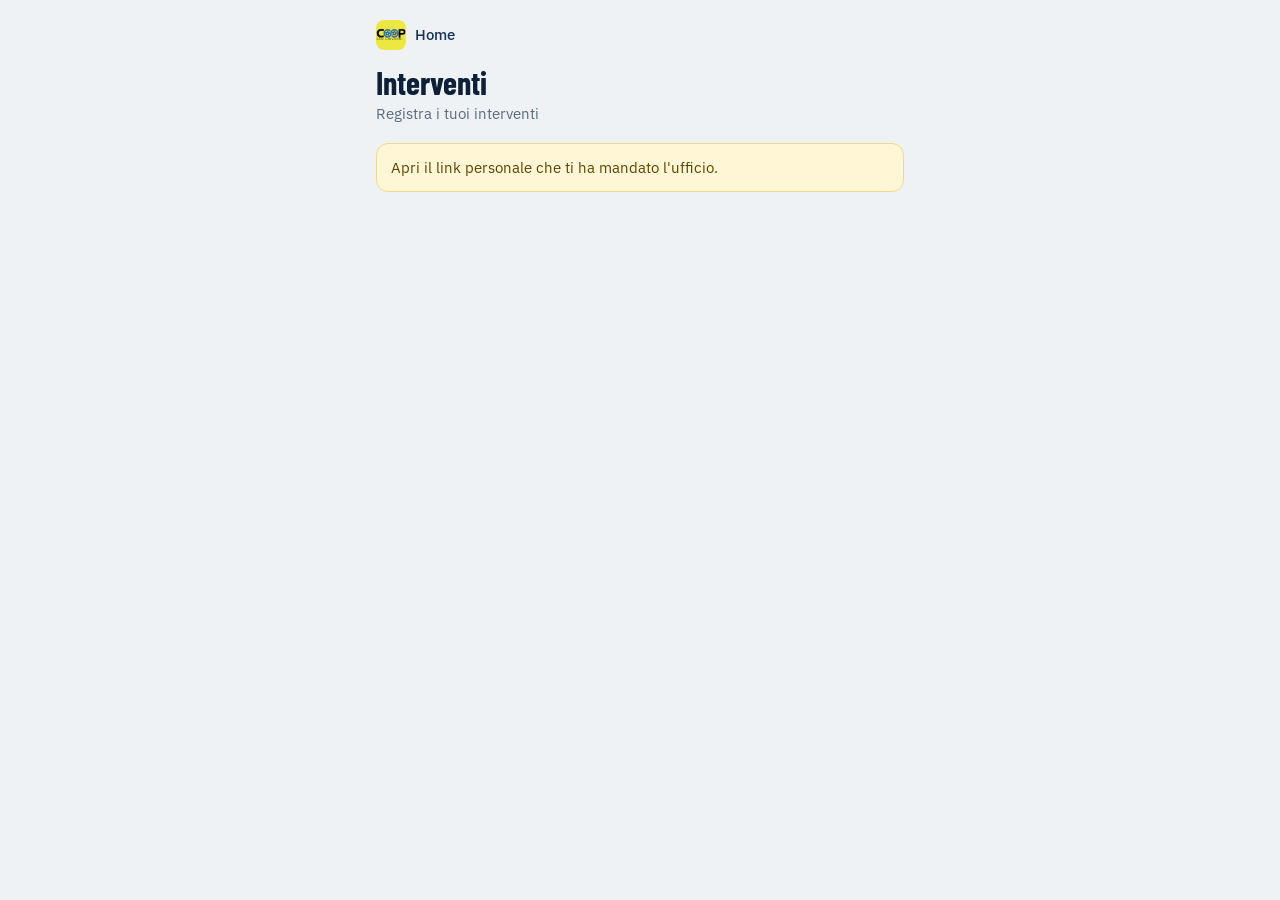
<file: ore/interventi.html>
<!DOCTYPE html>
<html lang="it">
<head>
<meta charset="utf-8">
<meta name="viewport" content="width=device-width, initial-scale=1, viewport-fit=cover">
<meta name="theme-color" content="#ECE840">
<meta name="apple-mobile-web-app-capable" content="yes">
<meta name="apple-mobile-web-app-title" content="Coop SG">
<link rel="apple-touch-icon" href="../apple-touch-icon.png">
<link rel="icon" href="../icona-192.png">
<link rel="manifest" href="../manifest.json">
<title>Interventi</title>

<!--
  INTERVENTI — dentro l'app unica (versione 16)

  La apre chi ha "interventi" nella colonna Pagina del foglio Dipendenti,
  e Enzo Durante anche con la casella vuota (App.gs, PAGINA_INTERVENTI):
  registra un lavoro alla volta invece delle ore. Se apre "Ore del mese"
  per sbaglio, quella pagina lo rimanda qui da sola.
  E' la pagina di prima (Interventi.html), spostata su GitHub.

  Tre passaggi, come la pagina delle ore:
  1. carica()   chiede al foglio tipi di lavoro, luoghi e interventi del mese
  2. disegna()  costruisce la schermata
  3. salva()    manda l'intervento al foglio, che lo scrive nel Registro
-->

<link rel="preconnect" href="https://fonts.googleapis.com">
<link rel="preconnect" href="https://fonts.gstatic.com" crossorigin>
<link href="https://fonts.googleapis.com/css2?family=Barlow+Condensed:wght@500;600;700&family=IBM+Plex+Sans:wght@400;500;600&display=swap" rel="stylesheet">
<link rel="stylesheet" href="../comune.css">

<style>
  .tipi { display: grid; grid-template-columns: 1fr 1fr; gap: 8px; }
  .tipo { min-height: 54px; padding: 8px 12px; font-size: 15px; line-height: 1.2; font-weight: 500;
          border: 1.5px solid var(--linea); border-radius: 12px; background: var(--bianco);
          color: var(--inchiostro); text-align: left; }
  .tipo.scelto { background: var(--inchiostro); border-color: var(--inchiostro); color: #fff; }

  .euro { position: relative; }
  .euro input { padding-right: 36px; }
  .euro span { position: absolute; right: 14px; top: 13px; color: var(--grigio); }
  #salva { margin-top: 20px; }

  .riepilogo { display: flex; justify-content: space-between; align-items: baseline; padding: 12px 0 4px; gap: 10px; }
  .riepilogo b { font-family: "Barlow Condensed", sans-serif; font-size: 28px; font-weight: 700; }
  .riepilogo span { font-size: 14px; color: var(--grigio); text-align: right; }
  .voce { display: grid; grid-template-columns: 1fr auto; gap: 4px 10px; padding: 12px 0;
          border-top: 1px solid var(--linea-chiara); }
  .voce .cosa { font-size: 16px; font-weight: 500; }
  .voce .dove { font-size: 14px; color: var(--grigio); }
  .voce .note { grid-column: 1 / -1; font-size: 14px; color: var(--grigio); }
  .voce .soldi { text-align: right; font-size: 16px; white-space: nowrap; font-variant-numeric: tabular-nums; }
  .togli { background: none; border: 0; color: var(--rosso); font-size: 14px; padding: 6px 0 0; text-align: right; }
  .vuoto { color: var(--grigio); font-size: 15px; padding: 12px 0 4px; }
  #mese { margin-bottom: 4px; }
</style>
</head>
<body>

<main class="pagina" style="padding-bottom:40px">
  <div class="testata">
    <a class="casa" href="../"><img src="../icona-192.png" alt="">Home</a>
    <h1 id="nome">Interventi</h1>
    <p>Registra i tuoi interventi</p>
  </div>
  <div id="messaggio"></div>
  <div id="corpo"><p class="attesa">Carico i tuoi interventi…</p></div>
</main>

<script src="../config.js"></script>
<script src="../comune.js"></script>
<script>
/* ================================================================
   VARIABILI GENERALI
   ================================================================ */

codiciDaIndirizzo();
var CODICE = leggiCodice('o');   /* codice ore, ricordato dal telefono */
var D = null;                   /* dati ricevuti dal foglio */
var tipoScelto = '';            /* tipo di lavoro selezionato */


/* ================================================================
   FUNZIONI DI SERVIZIO
   ================================================================ */

/* "Pulizia divano — 21/10/2026 (2)" diventa { tipo: "Pulizia divano", data: "21/10" } */
function leggiVoce(v) {
  var p = String(v).split(' — ');
  var m = String(p[1] || '').match(/(\d{2}\/\d{2})/);
  return { tipo: p[0], data: m ? m[1] : '' };
}

/* ================================================================
   1. CARICAMENTO
   ================================================================ */

function carica(mese) {
  if (!CODICE) {
    document.getElementById('corpo').innerHTML =
      '<div class="avviso">Apri il link personale che ti ha mandato l\'ufficio.</div>';
    return;
  }
  api('interventi.carica', { o: CODICE, mese: mese }).then(disegna).catch(function (e) {
    document.getElementById('corpo').innerHTML = '<div class="avviso errore">' + esc(e.message) + '</div>';
  });
}


/* ================================================================
   2. DISEGNO DELLA SCHERMATA
   ================================================================ */

function disegna(d) {
  var c = document.getElementById('corpo');
  D = d;
  if (d.messaggio) avvisa(d.messaggio, true);
  document.getElementById('nome').textContent = d.nome;

  /* il modulo si disegna una volta sola, cosi' non si perde quello che si sta scrivendo */
  if (!document.getElementById('modulo')) {
    var h = '<div class="card" id="modulo"><h2>Nuovo intervento</h2>';

    h += '<label class="campo">Tipo di lavoro</label><div class="tipi">';
    d.tipi.forEach(function (t, i) {
      h += '<button type="button" class="tipo" id="tipo' + i + '" onclick="scegliTipo(' + i + ')">' +
           esc(t) + '</button>';
    });
    h += '</div>';

    h += '<label class="campo" for="data">Data</label>' +
         '<input type="date" id="data" value="' + d.oggi + '" max="' + d.oggi + '">';

    h += '<label class="campo" for="luogo">Luogo</label>' +
         '<input type="text" id="luogo" list="elencoLuoghi" autocomplete="off" ' +
         'placeholder="Cerca o scrivi dove hai lavorato">' +
         '<datalist id="elencoLuoghi"></datalist>';

    h += '<label class="campo" for="info">Informazioni <span class="facolt">(cosa hai fatto)</span></label>' +
         '<textarea id="info" placeholder="Divano 3 posti in tessuto, macchia sul bracciolo"></textarea>';

    h += '<label class="campo" for="note">Note <span class="facolt">(facoltative)</span></label>' +
         '<input type="text" id="note" placeholder="Qualcosa da segnalare all\'ufficio">';

    h += '<label class="campo" for="pagamento">Pagamento <span class="facolt">(se lo conosci)</span></label>' +
         '<div class="euro"><input type="number" id="pagamento" inputmode="decimal" min="0" step="0.5" ' +
         'placeholder="Lascia vuoto se non lo sai"><span>€</span></div>' +
         '<div class="aiuto">Se lo lasci vuoto lo inserisce l\'ufficio.</div>';

    h += '<button class="primo" id="salva" onclick="salva()">Salva intervento</button></div>';

    h += '<div class="card"><h2>I tuoi interventi</h2>' +
         '<select id="mese" onchange="carica(this.value)"></select><div id="elenco"></div></div>';
    c.innerHTML = h;
  }

  /* luoghi per la ricerca */
  document.getElementById('elencoLuoghi').innerHTML = d.luoghi.map(function (l) {
    return '<option value="' + esc(l) + '">';
  }).join('');

  /* scelta del mese da guardare */
  document.getElementById('mese').innerHTML = d.mesi.map(function (m) {
    return '<option' + (m === d.mese ? ' selected' : '') + '>' + esc(m) + '</option>';
  }).join('');

  disegnaElenco();
}

/* L'elenco degli interventi del mese scelto, dal piu' recente. */
function disegnaElenco() {
  var d = D, h = '';
  h += '<div class="riepilogo"><b>' + eur(d.totale) + '</b><span>' +
       d.elenco.length + (d.elenco.length === 1 ? ' intervento' : ' interventi') +
       (d.daPrezzare ? ', ' + d.daPrezzare + ' da prezzare' : '') + '</span></div>';

  if (!d.elenco.length) {
    h += '<div class="vuoto">Nessun intervento registrato in ' + esc(d.mese) + '.</div>';
  }

  d.elenco.forEach(function (x, i) {
    var v = leggiVoce(x.voce);
    var soldi;
    if (x.stato === 'Da prezzare') soldi = '<span class="etichetta ambra">da prezzare</span>';
    else soldi = eur(x.importo);

    h += '<div class="voce"><div><div class="cosa">' + esc(v.data) + ', ' + esc(v.tipo) + '</div>' +
         '<div class="dove">' + esc(x.luogo) + '</div></div>' +
         '<div class="soldi">' + soldi +
         (x.stato === 'Corretto' ? '<br><span class="etichetta verde">controllato</span>' : '') +
         (x.cancellabile ? '<br><button class="togli" onclick="togli(' + i + ')">Cancella</button>' : '') +
         '</div>' +
         (x.note ? '<div class="note">' + esc(x.note) + '</div>' : '') + '</div>';
  });
  document.getElementById('elenco').innerHTML = h;
}

function scegliTipo(i) {
  tipoScelto = D.tipi[i];
  D.tipi.forEach(function (t, j) {
    document.getElementById('tipo' + j).className = 'tipo' + (j === i ? ' scelto' : '');
  });
}


/* ================================================================
   3. SALVATAGGIO E CANCELLAZIONE
   ================================================================ */

function salva() {
  var luogo = document.getElementById('luogo').value.trim();
  var data = document.getElementById('data').value;
  if (!tipoScelto) return avvisa('Scegli il tipo di lavoro.');
  if (!data) return avvisa('Scegli la data.');
  if (!luogo) return avvisa('Scrivi dove hai lavorato.');

  var b = document.getElementById('salva');
  b.disabled = true; b.textContent = 'Salvo…';

  api('interventi.salva', {
      o: CODICE, tipo: tipoScelto, data: data, luogo: luogo,
      info: document.getElementById('info').value,
      note: document.getElementById('note').value,
      pagamento: document.getElementById('pagamento').value
    })
    .then(function (r) {
      b.disabled = false; b.textContent = 'Salva intervento';
      /* svuoto il modulo per il prossimo intervento, tengo la data */
      ['luogo', 'info', 'note', 'pagamento'].forEach(function (id) {
        document.getElementById(id).value = '';
      });
      tipoScelto = '';
      D.tipi.forEach(function (t, j) { document.getElementById('tipo' + j).className = 'tipo'; });
      disegna(r);
    })
    .catch(function (e) {
      b.disabled = false; b.textContent = 'Salva intervento';
      avvisa(e.rete ? e.message + ' Prima di rifarlo controlla qui sotto se è stato salvato.' : e.message);
    });
}

function togli(i) {
  var x = D.elenco[i], v = leggiVoce(x.voce);
  if (!confirm('Cancello l\'intervento del ' + v.data + ' a ' + x.luogo + '?')) return;
  api('interventi.elimina', { o: CODICE, mese: D.mese, luogo: x.luogo, voce: x.voce })
    .then(function (r) { disegna(r); avvisa('Intervento cancellato.', true); })
    .catch(function (e) { avvisa(e.message); });
}


/* ================================================================
   AVVIO
   ================================================================ */

manifestPersonale();
registraSW();
carica(null);
</script>
</body>
</html>
</file>
<file: comune.css>
/* ==========================================================================
   COOPERATIVA SAN GIOVANNI — stile comune (home, ore, interventi, deposito)
   I colori vengono dal logo: giallo coop, blu dei fiori, inchiostro scuro.
   ========================================================================== */

:root {
  --giallo: #ECE840;
  --giallo-scuro: #D9D42E;
  --inchiostro: #0E2038;
  --inchiostro-2: #1B3355;
  --carta: #EEF2F5;
  --bianco: #FFFFFF;
  --linea: #D6DEE6;
  --linea-chiara: #E8EDF1;
  --grigio: #5A6B7D;
  --blu: #2F6AB0;
  --verde: #0F7A57;
  --verde-chiaro: #E3F2EB;
  --rosso: #B4232A;
  --ambra: #7A5A00;
  --ambra-chiaro: #FFF6D6;
  --ambra-linea: #EFD98A;
  --raggio: 14px;
  --ombra: 0 1px 0 var(--linea), 0 8px 24px rgba(14, 32, 56, .07);
}

* { box-sizing: border-box; -webkit-tap-highlight-color: transparent; }
html, body { margin: 0; padding: 0; }
body {
  background: var(--carta); color: var(--inchiostro);
  font-family: "IBM Plex Sans", system-ui, -apple-system, "Segoe UI", sans-serif;
  font-size: 16px; line-height: 1.45;
  padding: env(safe-area-inset-top) 0 env(safe-area-inset-bottom);
}
button, input, select, textarea { font: inherit; color: inherit; }
:focus-visible { outline: 3px solid var(--blu); outline-offset: 2px; }
.num { font-variant-numeric: tabular-nums; }
.nascosto { display: none !important; }

.pagina { width: 100%; max-width: 560px; margin: 0 auto; padding: 0 16px 120px; }

/* ---------- testata delle pagine interne ---------- */
.testata { padding: 14px 0 18px; }
.casa { display: inline-flex; align-items: center; gap: 9px; color: var(--inchiostro-2);
        text-decoration: none; font-size: 15px; font-weight: 500; padding: 6px 10px 6px 0; }
.casa img { width: 30px; height: 30px; border-radius: 8px; }
.testata h1 { font-family: "Barlow Condensed", sans-serif; font-weight: 700; font-size: 32px;
              line-height: 1.05; margin: 10px 0 0; }
.testata p { margin: 3px 0 0; color: var(--grigio); font-size: 15px; }

/* ---------- blocchi ---------- */
.card { background: var(--bianco); border-radius: var(--raggio); box-shadow: var(--ombra);
        padding: 16px; margin-bottom: 14px; }
.card h2 { font-family: "Barlow Condensed", sans-serif; font-weight: 600; font-size: 22px;
           margin: 0 0 10px; line-height: 1.1; }
.card .spiega { color: var(--grigio); font-size: 14px; margin: -4px 0 12px; }

label.campo { display: block; font-size: 14px; color: var(--grigio); margin: 14px 0 6px; font-weight: 500; }
label.campo:first-child { margin-top: 0; }
.facolt { color: #8796A5; font-weight: 400; }
input[type=text], input[type=number], input[type=date], input[type=search], select, textarea {
  width: 100%; font-size: 17px; border: 1.5px solid var(--linea); border-radius: 10px;
  padding: 0 12px; background: var(--bianco); color: var(--inchiostro); appearance: none; -webkit-appearance: none;
}
input[type=text], input[type=number], input[type=date], input[type=search], select { height: 48px; }
select {
  background-image: url("data:image/svg+xml,%3Csvg xmlns='http://www.w3.org/2000/svg' width='12' height='8'%3E%3Cpath d='M1 1l5 5 5-5' stroke='%235A6B7D' stroke-width='2' fill='none'/%3E%3C/svg%3E");
  background-repeat: no-repeat; background-position: right 14px center; padding-right: 38px;
}
textarea { min-height: 76px; padding: 11px 12px; resize: vertical; line-height: 1.4; }
input:focus, select:focus, textarea:focus { outline: 3px solid var(--blu); outline-offset: -1px; border-color: var(--blu); }
.aiuto { font-size: 13px; color: var(--grigio); margin-top: 6px; }

button { cursor: pointer; border-radius: 12px; }
.primo { width: 100%; min-height: 58px; border: 0; background: var(--inchiostro); color: #fff;
         font-family: "Barlow Condensed", sans-serif; font-weight: 700; font-size: 25px; letter-spacing: .01em; }
.primo:disabled { background: #8796A5; cursor: default; }
.secondo { min-height: 48px; padding: 0 18px; border: 1.5px solid var(--linea); background: var(--bianco);
           color: var(--inchiostro-2); font-weight: 500; font-size: 16px; }
.leggero { background: none; border: 0; color: var(--blu); font-size: 15px; padding: 6px 0;
           text-decoration: underline; text-underline-offset: 3px; }

/* ---------- messaggi ---------- */
.avviso { background: var(--ambra-chiaro); border: 1px solid var(--ambra-linea); color: #5C4400;
          border-radius: 12px; padding: 13px 14px; font-size: 15px; margin-bottom: 14px; }
.avviso.ok { background: var(--verde-chiaro); border-color: #B5DCC8; color: #0B5A40; }
.avviso.errore { background: #FBE9EA; border-color: #EDBDC0; color: #7E1A20; }
.attesa { color: var(--grigio); padding: 40px 0; text-align: center; }
.etichetta { display: inline-block; font-size: 13px; padding: 2px 9px; border-radius: 10px; white-space: nowrap; }
.etichetta.ambra { background: var(--ambra-chiaro); color: var(--ambra); }
.etichetta.verde { background: var(--verde-chiaro); color: var(--verde); }

/* ---------- barra in fondo (totale e pulsanti) ---------- */
.fondo { position: fixed; left: 0; right: 0; bottom: 0; background: var(--bianco);
         border-top: 1px solid var(--linea); padding: 12px 16px calc(12px + env(safe-area-inset-bottom)); }
.fondo .dentro { max-width: 560px; margin: 0 auto; display: flex; align-items: center;
                 justify-content: space-between; gap: 10px; }

@media (prefers-reduced-motion: reduce) { * { animation: none !important; transition: none !important; } }
</file>
